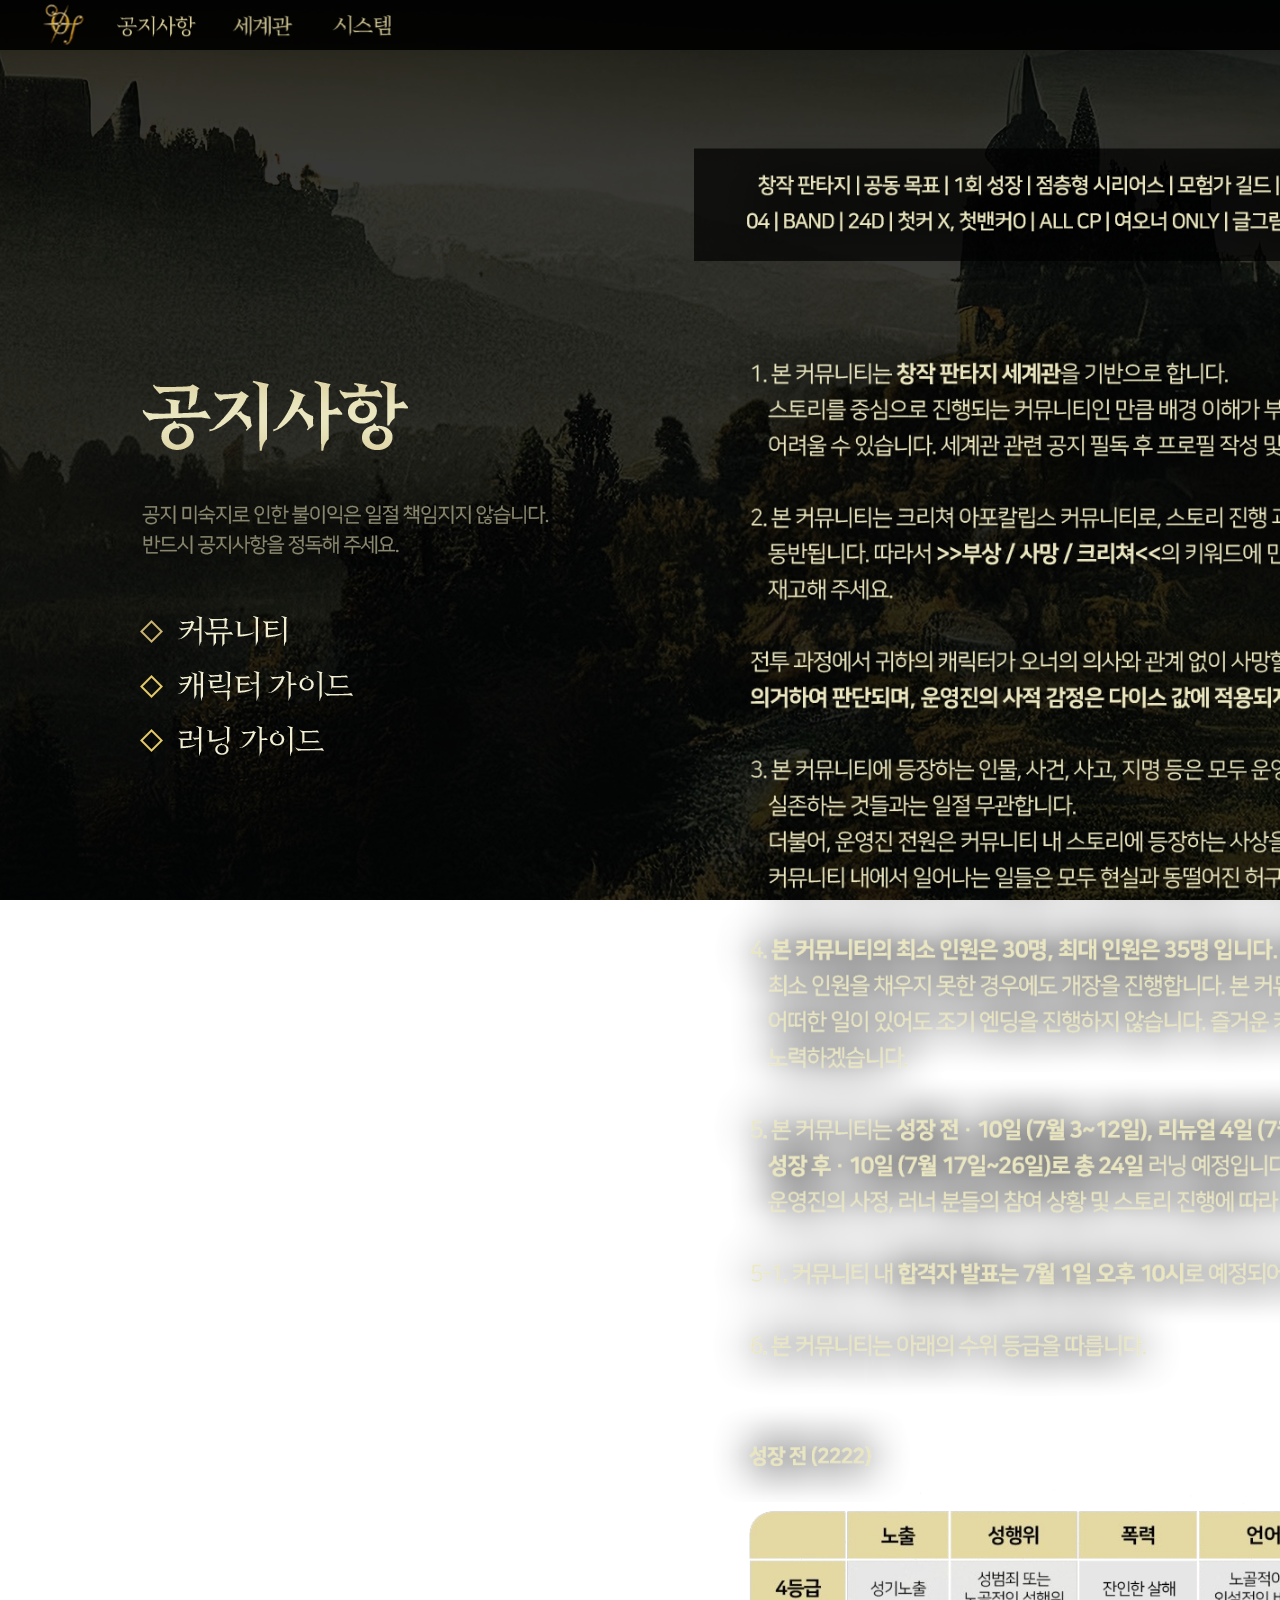
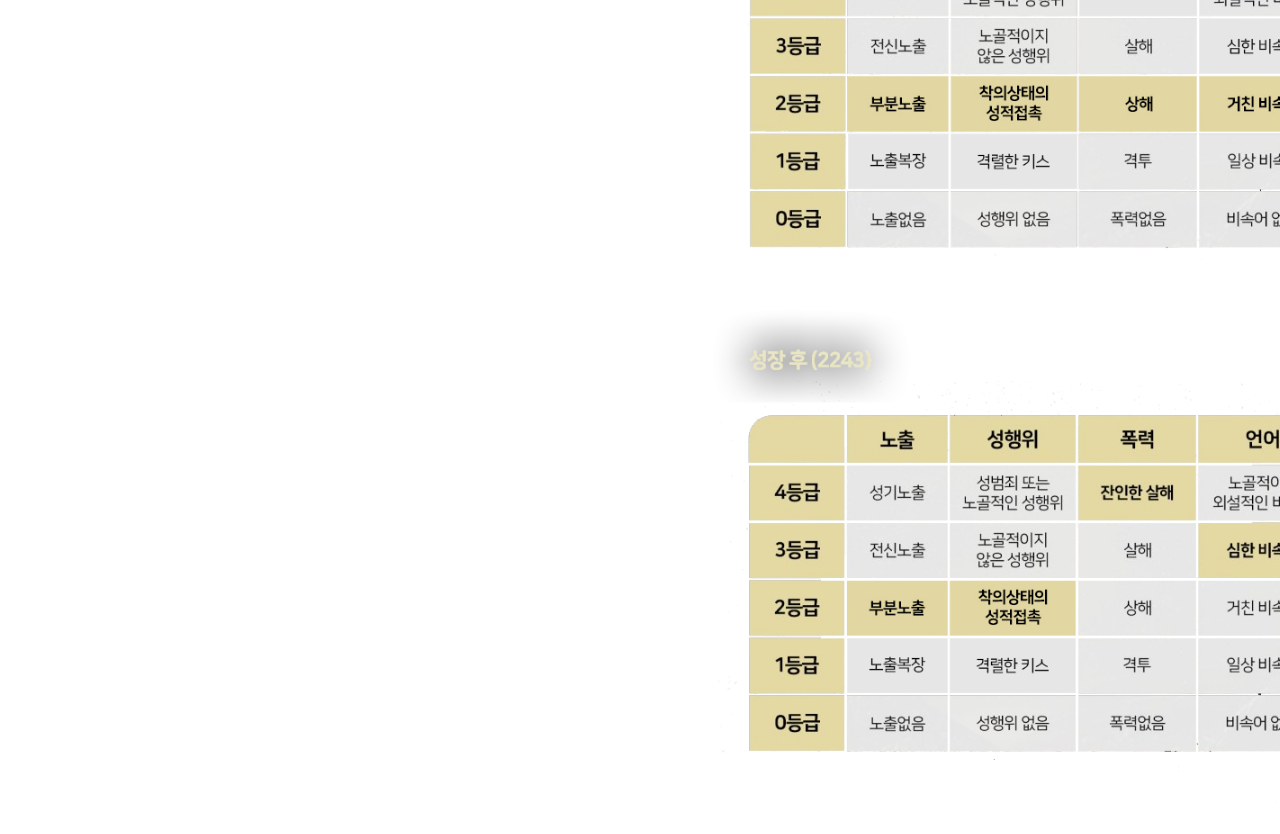
<file: notice.html>
<!DOCTYPE html>
<html lang="ko">

<head>
    <meta charset="UTF-8">
    <meta http-equiv="X-UA-Compatible" content="IE=edge">
    <meta name="viewport" content="width=device-width, initial-scale=1.0">
    <link rel="stylesheet" href="notice.css">

    <title>공지사항</title>
</head>

<body>


    <!--상단-->
    <div class="nav">
        <div class="menu_text">
            <div class="notice"><a href="notice.html"><img src="notice.png"></a></div>
            <div class="world"><a href="world.html"><img src="world_top.png"></a></div>
            <div class="position"><a href="system.html"><img src="system_top.png"></a></div>
            <!-- <div class="system"><a href="system.html"><img src="system_top.png"></a></div> -->
        </div>

    </div>

    <!--상단sns-->

    <div class="sns_top">
        <div class="eng_logo"><a href="index.html"><img src="eng_logo.png"></a></div>
        <div class="twitter_top">
            <a href="https://twitter.com/origin_2023"><img src="twitter_top.png"></a>
        </div>
        <div class="band_top">
            <a href="https://band.us/band/90907714"><img src="band_top.png"></a>
        </div>
    </div>

    <!--섹션-->

    <div class="section">

        <div class="notice_title"><img src="notice_title.png"></div>
        <!--공지사항 3종-->
        <div class="container">
            <div class="notice_text" id="notice_text_01"><img src="notice_text.png"></div>
            <div class="notice_text_02" id="notice_text_02"><img src="notice_text_02.png"></div>
            <div class="notice_text_03" id="notice_text_03"><img src="notice_text_03.png"></div>
        </div>

        <!--누르면 이미지 교체-->

        <div class="left_menu">
            <ul>
                <li class="first" onclick="first()"><img src="notice_btn_01.png"></li>
                <li class="character" onclick="character()"><img src="notice_btn_02.png"></li>
                <li class="running" onclick="running()"><img src="notice_btn_03.png"></li>
            </ul>
        </div>
    </div>


    <script>

        //전체 공지사항
        function first() {
            document.getElementById('notice_text_01').style.display = 'block';
            document.getElementById('notice_text_02').style.display = 'none';
            document.getElementById('notice_text_03').style.display = 'none';
        }
        // 캐릭터 가이드
        function character() {
            document.getElementById('notice_text_02').style.display = 'block';
            document.getElementById('notice_text_01').style.display = 'none';
            document.getElementById('notice_text_03').style.display = 'none';
        }
        // 러닝 가이드
        function running() {
            document.getElementById('notice_text_03').style.display = 'block';
            document.getElementById('notice_text_02').style.display = 'none';
            document.getElementById('notice_text_01').style.display = 'none';
        }


    </script>


</body>

</html>
</file>
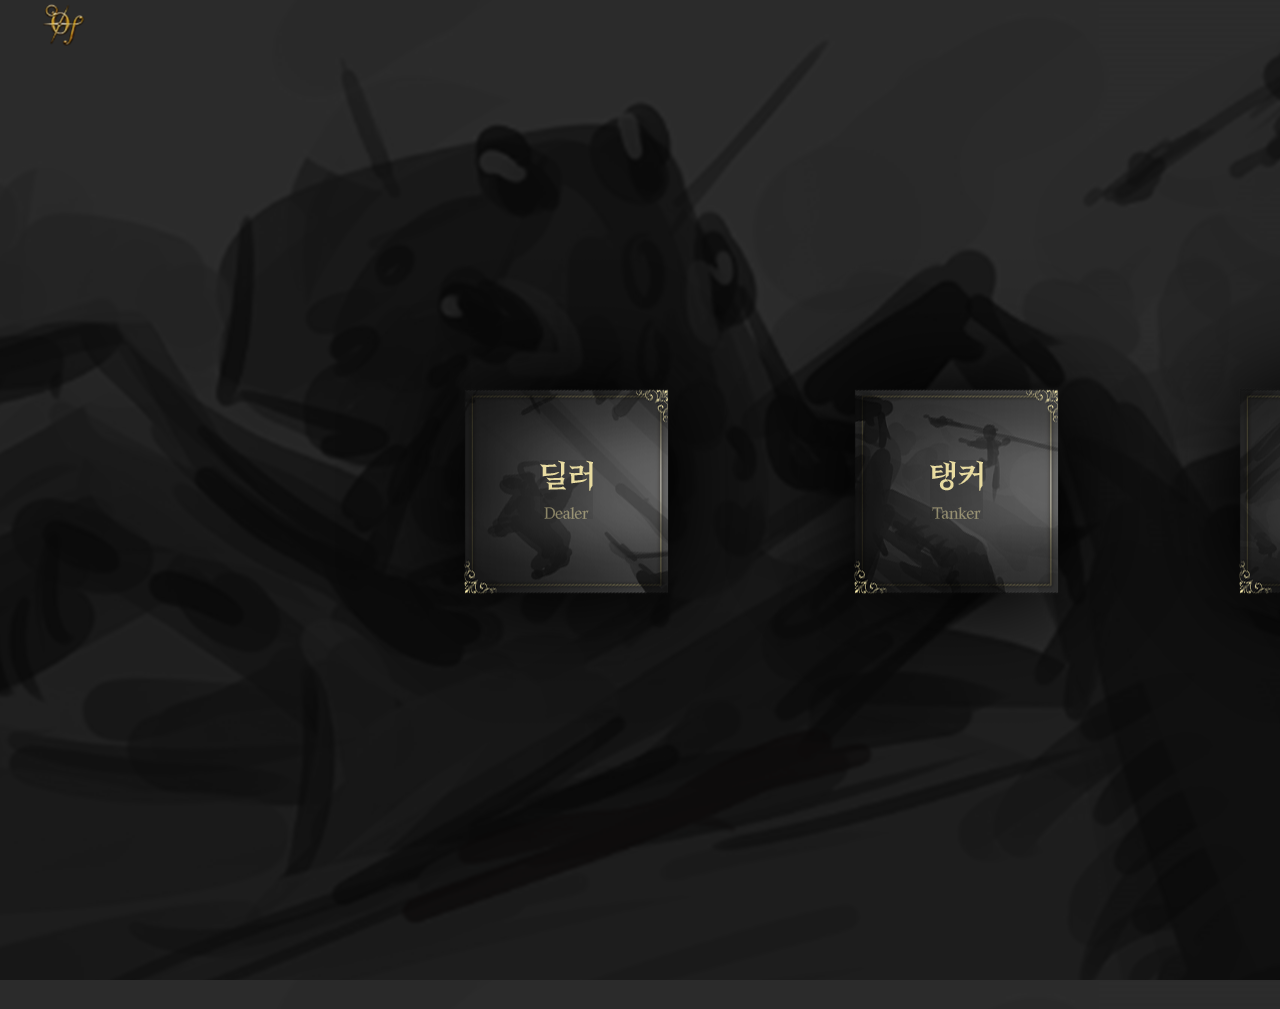
<file: position.html>
<!DOCTYPE html>
<html lang="ko">

<head>
  <meta charset="UTF-8">
  <meta http-equiv="X-UA-Compatible" content="IE=edge">
  <meta name="viewport" content="width=device-width, initial-scale=1.0">
  <link rel="stylesheet" href="position.css">

  <title>position</title>
</head>

<body>


  <!--스토리없애기-->
  <div class="nav">
    <!-- <div class="menu_btn"><img src="menu_btn.png"></div> -->
    <div class="menu_box" id="menu_box">

      <div class="menu_name">
        <ul>
          <li class="notice_btn"><a href="notice.html"><img src="notice.png"></a></li>
          <li class="world_btn"><a href="world.html"><img src="world_top.png"></a></li>
          <li class="position_btn"><a href="position.html"><img src="system_top.png"></a></li>
          <li class="story_btn"><a href="#"><img src="story_top.png"></a></li>
        </ul>
      </div>
    </div>
  </div>


  <!-- 고정 -->

  <div class="sns_top">
    <div class="eng_logo"><a href="index.html"><img src="eng_logo.png"></a></div>
    <div class="twitter_top">
      <a href="https://twitter.com/origin_2023"><img src="twitter_top.png"></a>
    </div>
    <div class="band_top">
      <a href="https://band.us/band/90907714"><img src="band_top.png"></a>
    </div>
  </div>



  <!-- 포지션메뉴 -->

  <div class="position_menu" id="position_menu">
    <!-- 딜러 -->

    <div class="dealer_click" id="notice_title" onmouseover="noticeturn(),clickopen()"
      onmouseout="noticeturnback(),clickclose()" onclick="dealeropen()"><img src="position_dealer_text.png"></div>
    <div class="world" id="world" onmouseover="noticeturn(),clickopen()" onmouseout="noticeturnback(),clickclose()" >
      <img src="world_.png">
    </div>
    <div class="notice_click" id="notice_click"><img src="click.png"></div>


    <!-- 탱커 -->

    <div class="position_click" id="position_title" onmouseover="worldturn(),worldclickopen()"
      onmouseout="worldturnback(),worldclickclose()" onclick="tankeropen()"><img src="position_tanker_text.png"></div>
    <div class="position" id="position" onmouseover="worldturn(),worldclickopen()"
      onmouseout="worldturnback(),worldclickclose()"><img src="position_.png"></div>
    <div class="world_click_" id="world_click_"><img src="click.png"></div>


    <!-- 힐러 -->

    <div class="story_click" id="system_title" onmouseover="systemturn(),systemclickopen()"
      onmouseout="systemturnback(),systemclickclose()" onclick="healeropen()"><img src="position_healer_text.png">
    </div>
    <div class="story" id="system" onmouseover="systemturn(),systemclickopen()"
      onmouseout="systemturnback(),systemclickclose()"><img src="system_.png"></div>
    <div class="system_click" id="system_click"><img src="click.png"></div>

  </div>

  <!-- 하단 메뉴 -->
  <div class="small_menu">
    <div class="menu_ico" id="menu_ico">
      <div class="dealer_ico" onclick="dealeropen()"><img src="position_dealer_btn.png"></div>
      <div class="tanker_ico" onclick="tankerreopen()"><img src="position_tanker_btn.png"></div>
      <div class="healer_ico" onclick="healerreopen()"><img src="position_healer_btn.png"></div>
    </div>
  </div>






  <div class="dealer_img_01" id="dealer_img_01"><img src="dealer_img_01.png"></div>
  <div class="dealer_img_02" id="dealer_img_02"><img src="dealer_img_02.png"></div>
  <div class="dealer_img_03" id="dealer_img_03"><img src="dealer_img_03.png"></div>

  <div class="dealer" id="dealer">
    <div class="dealer_note" id="dealer_note"><img src="position_dealer_note.png"></div>
    <div class="note_left_box"><img src="position_section.png"></div>
  </div>

  <!-- 딜러 -->

  <div class="tanker_img" id="tanker_img"><img src="tanker_img.png"></div>

  <div class="tanker" id="tanker">
    <div class="tanker_note" id="tanker_note"><img src="position_tanker_note.png"></div>
    <div class="note_left_box"><img src="position_section.png"></div>
  </div>

  <!-- 힐러 -->
  <div class="healer_img" id="healer_img"><img src="healer_img.png"></div>

  <div class="healer" id="healer">
    <div class="healer_note" id="healer_note"><img src="position_healer_note.png"></div>
    <div class="note_left_box"><img src="position_section.png"></div>
  </div>





  <!--js파일로 따로 빼두기-->


  <script>


    //딜러 첫출력

    function dealeropen() {
      document.getElementById('position_menu').style.opacity = ('0%');
      document.getElementById('menu_ico').style.opacity = ('100%');
      document.getElementById('dealer').style.transform = (`translateX(690px)`);
      document.getElementById('dealer_img_01').style.opacity = ('100%');
      document.getElementById('dealer_img_02').style.opacity = ('100%');
      document.getElementById('dealer_img_03').style.opacity = ('100%');
      document.getElementById('healer').style.opacity = ('0%');
      document.getElementById('tanker').style.opacity = ('0%');

      console.log('sdasd')
    }


    //힐러 첫출력

    function healeropen() {
      document.getElementById('position_menu').style.opacity = ('0%');
      document.getElementById('menu_ico').style.opacity = ('100%');
      document.getElementById('healer').style.transform = (`translateX(690px)`);
      document.getElementById('healer_img').style.opacity = ('100%');
      document.getElementById('tanker').style.opacity = ('0%');
      document.getElementById('dealer').style.opacity = ('0%');
    }


    //탱커 첫출력

    function tankeropen() {
      document.getElementById('position_menu').style.opacity = ('0%');
      document.getElementById('menu_ico').style.opacity = ('100%');
      document.getElementById('tanker').style.transform = (`translateX(690px)`);
      document.getElementById('tanker_img').style.opacity = ('100%');
      document.getElementById('healer').style.opacity = ('0%');
    }

    //딜러 재출력

    function dealeropen() {
      document.getElementById('position_menu').style.opacity = ('0%');
      document.getElementById('menu_ico').style.opacity = ('100%');
      document.getElementById('dealer').style.transform = (`translateX(690px)`);
      document.getElementById('dealer_img_01').style.opacity = ('100%');
      document.getElementById('dealer_img_02').style.opacity = ('100%');
      document.getElementById('dealer_img_03').style.opacity = ('100%');
      document.getElementById('healer').style.opacity = ('0%');
      document.getElementById('tanker').style.opacity = ('0%');

      document.getElementById('position_menu').style.opacity = ('0%');
      document.getElementById('menu_ico').style.opacity = ('100%');
      document.getElementById('healer').style.transform = (`translateX(-690px)`);
      document.getElementById('healer_img').style.opacity = ('0%');
      document.getElementById('tanker').style.transform = (`translateX(-690px)`);
      document.getElementById('tanker_img').style.opacity = ('0%');
    }


    //탱커 재출력

    function tankerreopen() {
      document.getElementById('position_menu').style.opacity = ('0%');
      document.getElementById('menu_ico').style.opacity = ('100%');
      document.getElementById('tanker').style.transform = (`translateX(690px)`);
      document.getElementById('tanker_img').style.opacity = ('100%');
      document.getElementById('tanker').style.opacity = ('100%');

      document.getElementById('position_menu').style.opacity = ('0%');
      document.getElementById('menu_ico').style.opacity = ('100%');
      document.getElementById('healer').style.transform = (`translateX(-690px)`);
      document.getElementById('healer_img').style.opacity = ('0%');
      document.getElementById('dealer').style.transform = (`translateX(-690px)`);
      document.getElementById('dealer_img_01').style.opacity = ('0%');
      document.getElementById('dealer_img_02').style.opacity = ('0%');
      document.getElementById('dealer_img_03').style.opacity = ('0%');
    }

    //힐러 재출력

    function healerreopen() {
      document.getElementById('position_menu').style.opacity = ('0%');
      document.getElementById('menu_ico').style.opacity = ('100%');
      document.getElementById('healer').style.transform = `translateX(690px)`
      document.getElementById('healer_img').style.opacity = ('100%');
      document.getElementById('healer').style.opacity = ('100%');

      document.getElementById('position_menu').style.opacity = ('0%');
      document.getElementById('tanker').style.transform = `translateX(-690px)`
      document.getElementById('tanker_img').style.opacity = ('0%');
      document.getElementById('dealer').style.transform = (`translateX(-690px)`);
      document.getElementById('dealer_img_01').style.opacity = ('0%');
      document.getElementById('dealer_img_02').style.opacity = ('0%');
      document.getElementById('dealer_img_03').style.opacity = ('0%');
    }






    //공지사항
    function noticeturn() {
      document.getElementById('world').style.rotate = ('-45deg');
    }

    function noticeturnback() {
      document.getElementById('world').style.rotate = ('0deg');
    }

    function clickopen() {
      document.getElementById('notice_click').style.opacity = '100%'
    }

    function clickclose() {
      document.getElementById('notice_click').style.opacity = '0%'
    }


    //세계관
    function worldturn() {
      document.getElementById('position').style.rotate = ('-45deg');
    }

    function worldturnback() {
      document.getElementById('position').style.rotate = ('0deg');
    }

    function worldclickopen() {
      document.getElementById('world_click_').style.opacity = '100%'
    }

    function worldclickclose() {
      document.getElementById('world_click_').style.opacity = '0%'
    }


    //시스템
    function systemturn() {
      document.getElementById('system').style.rotate = ('-45deg');
    }

    function systemturnback() {
      document.getElementById('system').style.rotate = ('0deg');
    }

    function systemclickopen() {
      document.getElementById('system_click').style.opacity = '100%'
    }

    function systemclickclose() {
      document.getElementById('system_click').style.opacity = '0%'
    }

    // 스크롤 애니메이션
    window.onload = function () {
      const elm = document.querySelectorAll('.section');
      const elmCount = elm.length;
      elm.forEach(function (item, index) {
        item.addEventListener('mousewheel', function (event) {
          event.preventDefault();
          let delta = 0;

          if (!event) event = window.event;
          if (event.wheelDelta) {
            delta = event.wheelDelta / 100;
            if (window.opera) delta = -delta;
          }
          else if (event.detail)
            delta = -event.detail / 3;

          let moveTop = window.scrollY;
          let elmSelector = elm[index];

          // wheel down : move to next section
          if (delta < 0) {
            if (elmSelector !== elmCount - 1) {
              try {
                moveTop = window.pageYOffset + elmSelector.nextElementSibling.getBoundingClientRect().top;
              } catch (e) { }
            }
          }
          // wheel up : move to previous section
          else {
            if (elmSelector !== 0) {
              try {
                moveTop = window.pageYOffset + elmSelector.previousElementSibling.getBoundingClientRect().top;
              } catch (e) { }
            }
          }

          const body = document.querySelector('html');
          window.scrollTo({ top: moveTop, left: 0, behavior: 'smooth' });
        });
      });
    }


  </script>


</body>

</html>
</file>
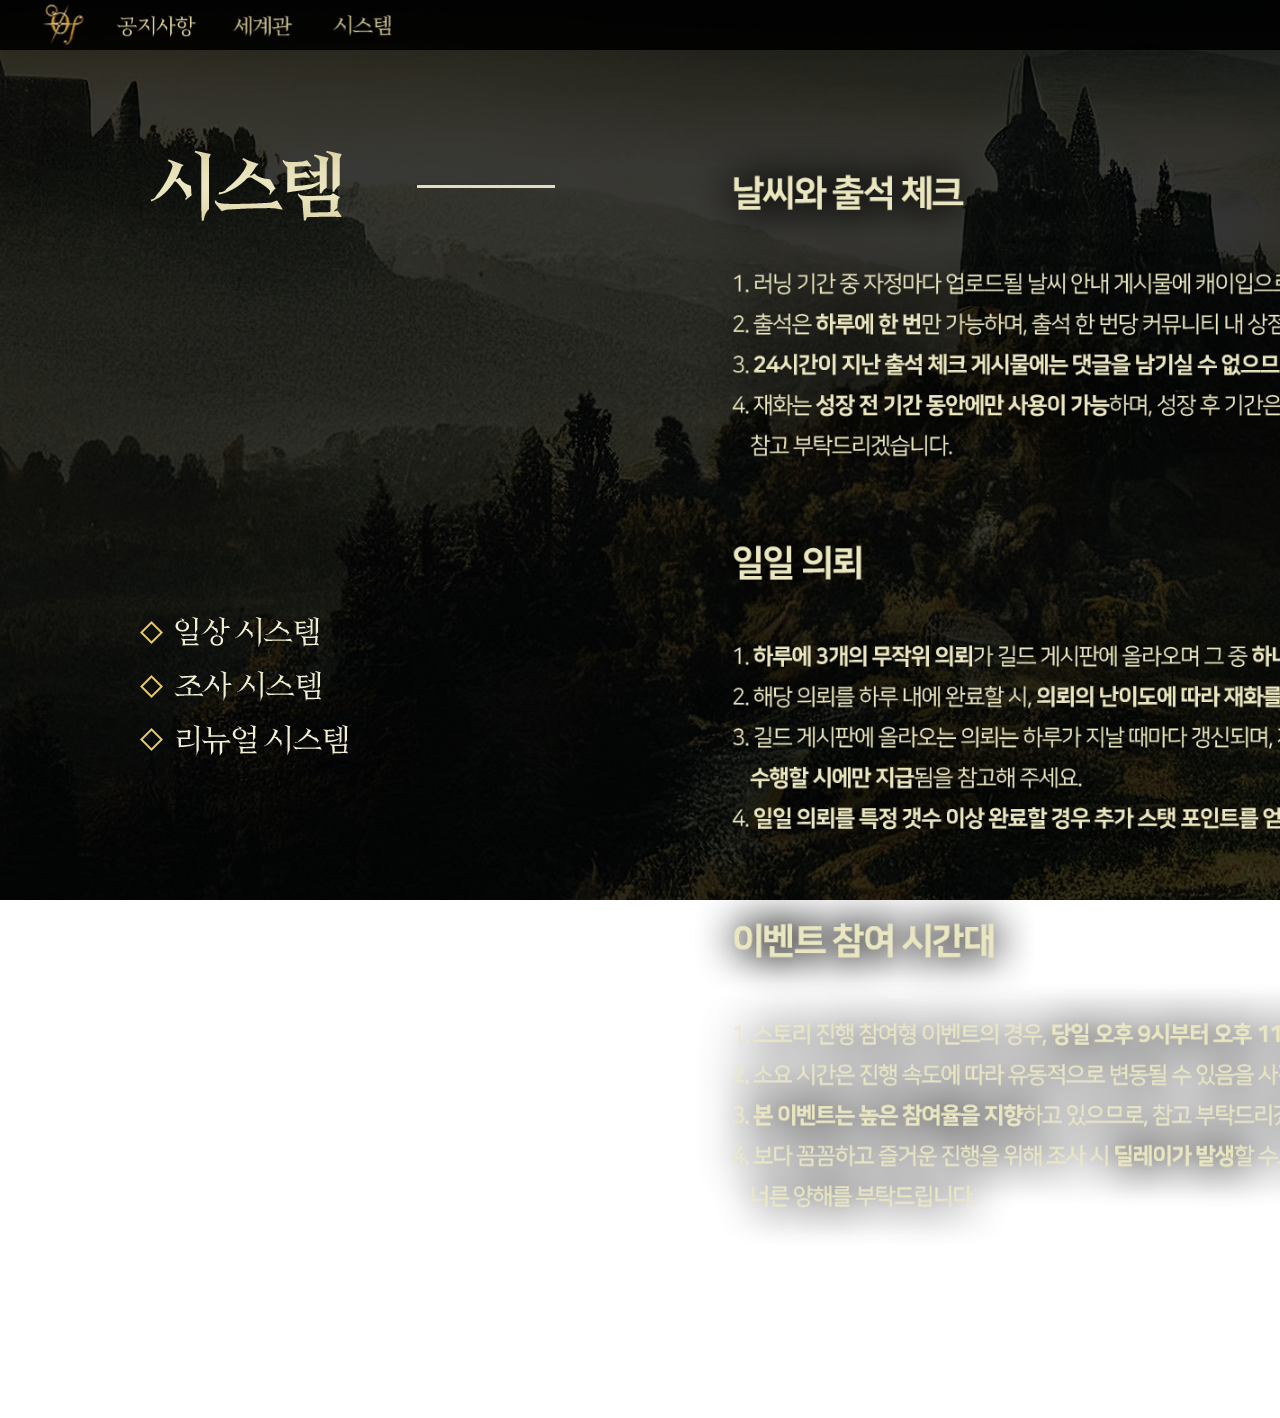
<file: system.html>
<!DOCTYPE html>
<html lang="ko">

<head>
    <meta charset="UTF-8">
    <meta http-equiv="X-UA-Compatible" content="IE=edge">
    <meta name="viewport" content="width=device-width, initial-scale=1.0">
    <link rel="stylesheet" href="system.css">

    <title>시스템</title>
</head>

<body>


    <!--상단-->
    <div class="nav">
        <div class="menu_text">
            <div class="notice"><a href="notice.html"><img src="notice.png"></a></div>
            <div class="world"><a href="world.html"><img src="world_top.png"></a></div>
            <div class="position"><a href="system.html"><img src="system_top.png"></a></div>
            <!-- <div class="system"><a href="system.html"><img src="system_top.png"></a></div> -->
        </div>

    </div>

    <!--상단sns-->

    <div class="sns_top">
        <div class="eng_logo"><a href="index.html"><img src="eng_logo.png"></a></div>
        <div class="twitter_top">
            <a href="https://twitter.com/origin_2023"><img src="twitter_top.png"></a>
        </div>
        <div class="band_top">
            <a href="https://band.us/band/90907714"><img src="band_top.png"></a>
        </div>
    </div>

    <!--섹션-->

    <div class="section">

        <div class="notice_title"><img src="system_title.png"></div>
        <!--공지사항 3종-->
        <div class="container">
            <div class="notice_text" id="notice_text_01"><img src="system_text.png"></div>
            <div class="notice_text_02" id="notice_text_02"><img src="system_text_02.png"></div>
            <div class="notice_text_03" id="notice_text_03">
                <img src="system_text_03.png"></div>
        </div>

        <!--누르면 이미지 교체-->

        <div class="left_menu">
            <ul>
                <li class="first" onclick="first()"><img src="system_btn_01.png"></li>
                <li class="character" onclick="character()"><img src="system_btn_02.png"></li>
                <li class="running" onclick="running()"><img src="system_btn_03.png"></li>
            </ul>
        </div>
    </div>


    <script>

        //전체 공지사항
        function first() {
            document.getElementById('notice_text_01').style.display = 'block';
            document.getElementById('notice_text_02').style.display = 'none';
            document.getElementById('notice_text_03').style.display = 'none';
        }
        // 캐릭터 가이드
        function character() {
            document.getElementById('notice_text_02').style.display = 'block';
            document.getElementById('notice_text_01').style.display = 'none';
            document.getElementById('notice_text_03').style.display = 'none';
        }
        // 러닝 가이드
        function running() {
            document.getElementById('notice_text_03').style.display = 'block';
            document.getElementById('notice_text_02').style.display = 'none';
            document.getElementById('notice_text_01').style.display = 'none';
        }


    </script>


</body>

</html>
</file>
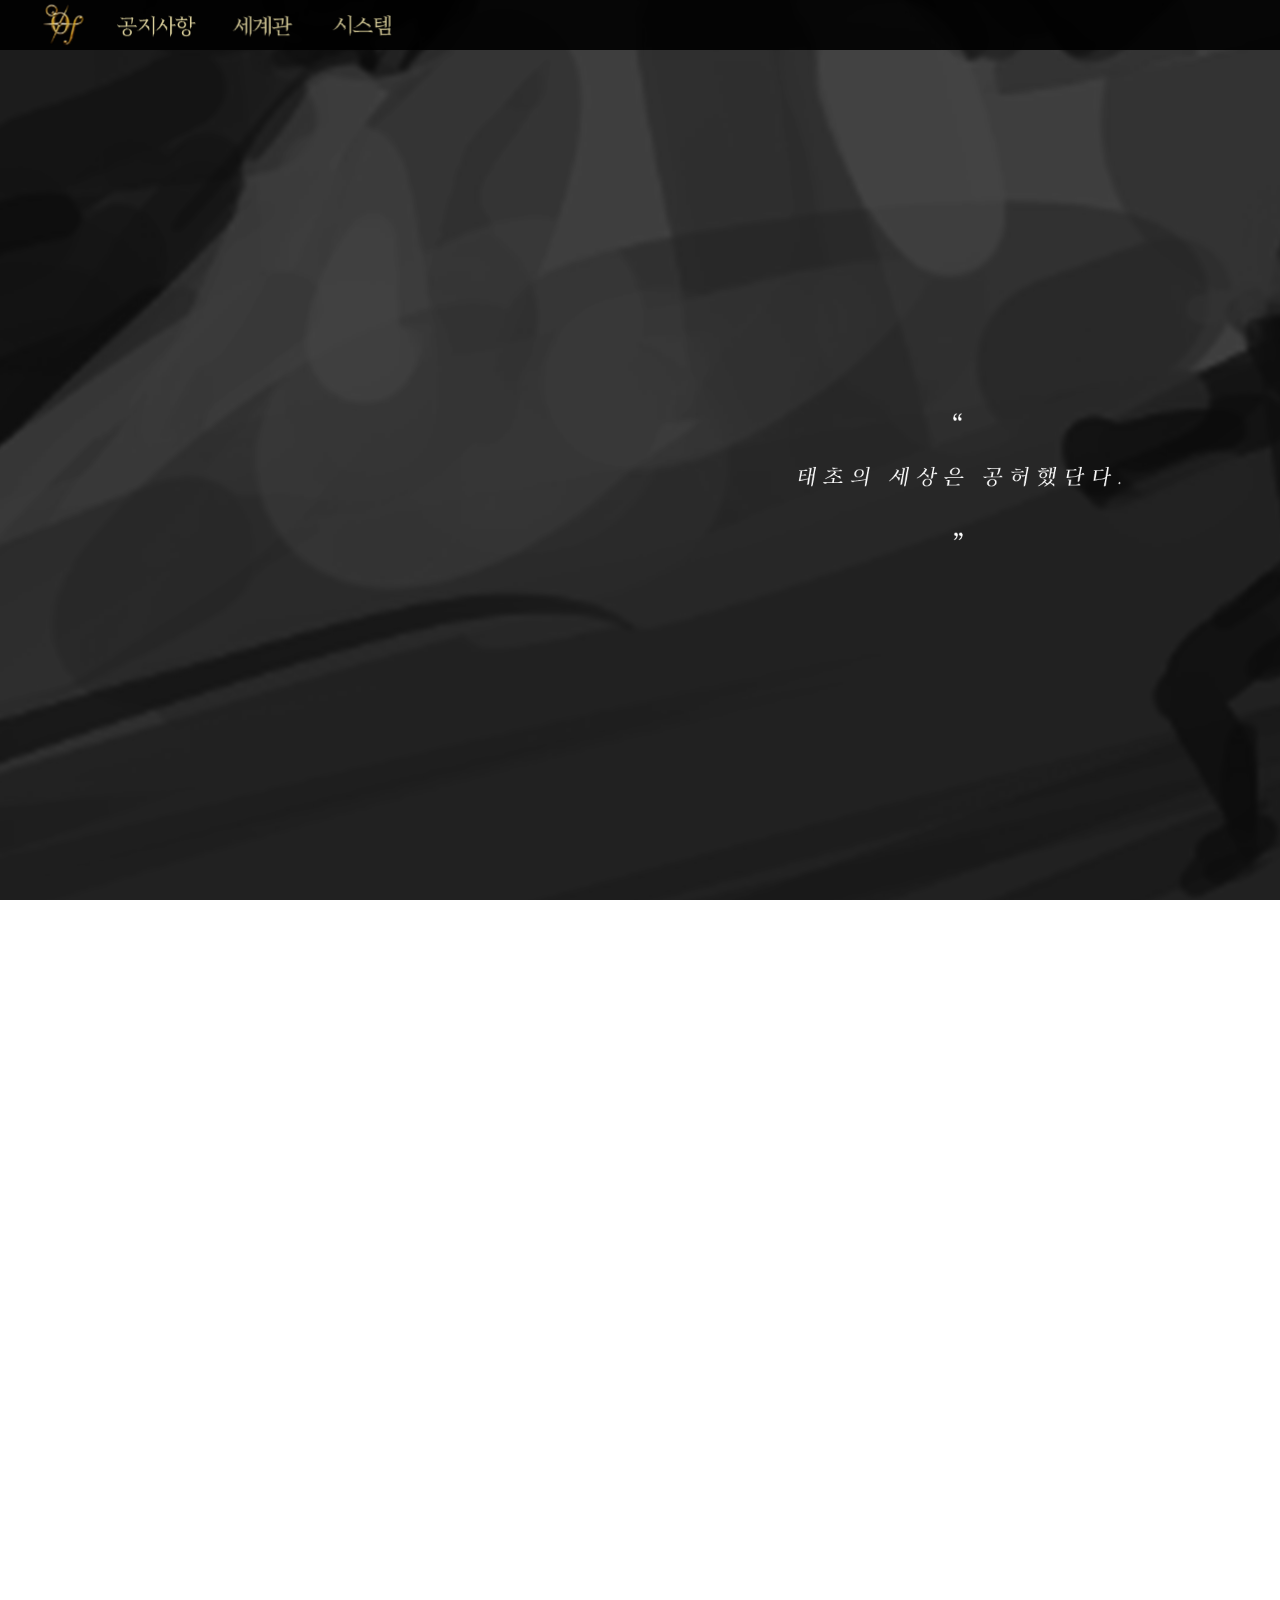
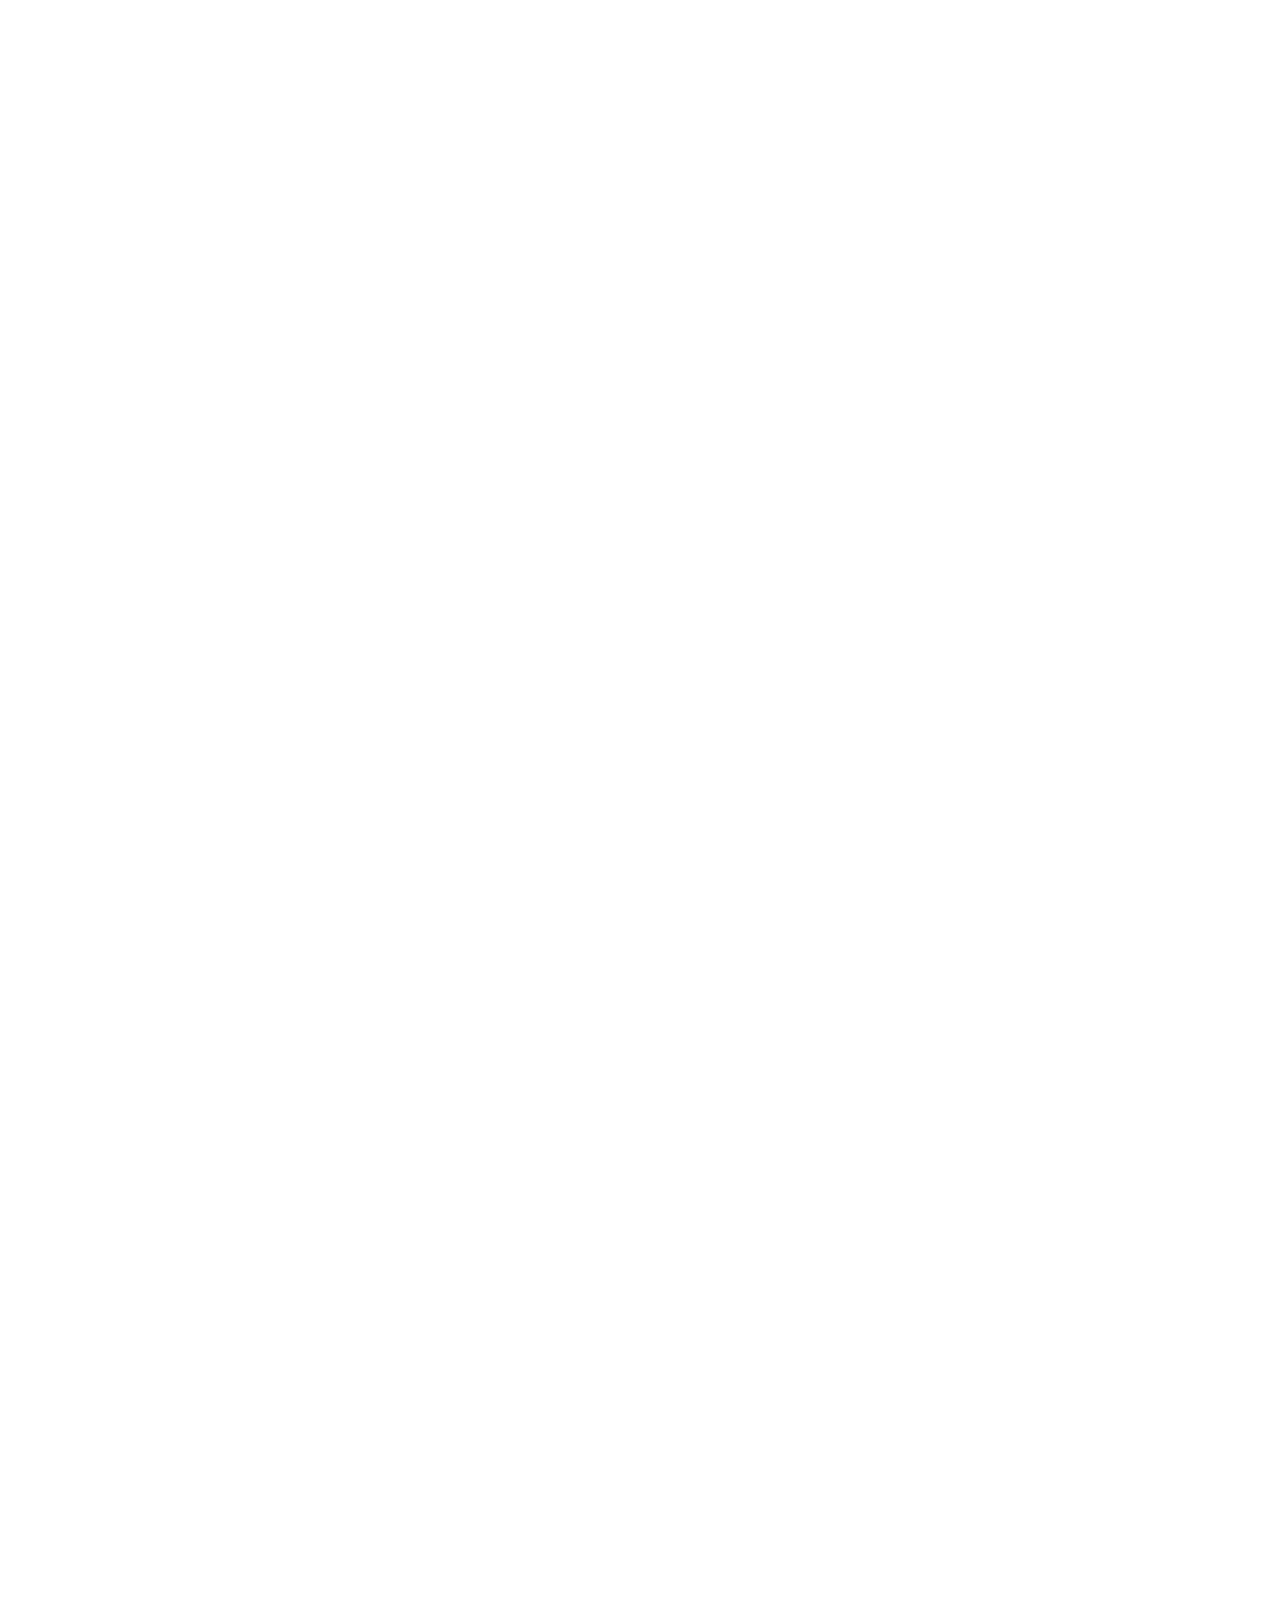
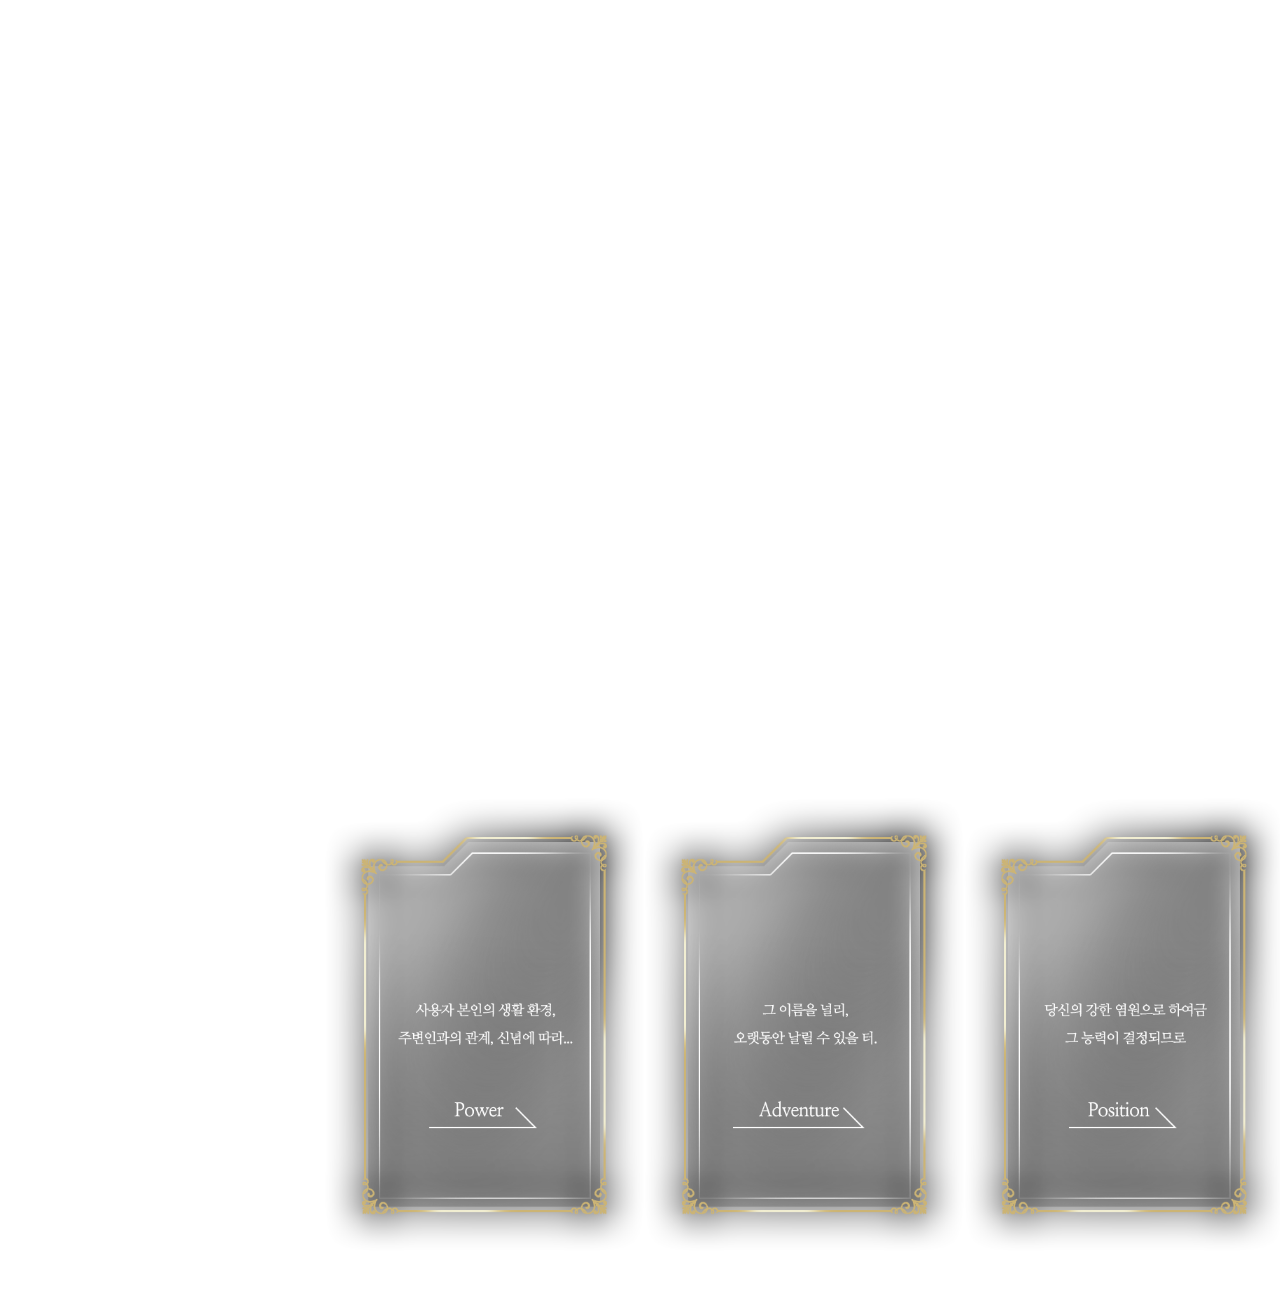
<file: world.html>
<!DOCTYPE html>
<html lang="ko">

<head>
    <meta charset="UTF-8">
    <meta http-equiv="X-UA-Compatible" content="IE=edge">
    <meta name="viewport" content="width=device-width, initial-scale=1.0">
    <link rel="stylesheet" href="world.css">

    <title>세계관</title>
</head>

<body>


    <!--상단-->
    <div class="nav">
        <div class="menu_text">
            <div class="notice"><a href="notice.html"><img src="notice.png"></a></div>
            <div class="world"><a href="world.html"><img src="world_top.png"></a></div>
            <div class="position"><a href="system.html"><img src="system_top.png"></a></div>
            <!-- <div class="system"><a href="system.html"><img src="system_top.png"></a></div> -->
        </div>

    </div>

    <!--상단sns-->

    <div class="sns_top">
        <div class="eng_logo"><a href="index.html"><img src="eng_logo.png"></a></div>
        <div class="twitter_top">
            <a href="https://twitter.com/origin_2023"><img src="twitter_top.png"></a>
        </div>
        <div class="band_top">
            <a href="https://band.us/band/90907714"><img src="band_top.png"></a>
        </div>
    </div>

    <!--섹션-->
    <!-- <div class="srcoll_ico"><img src="scroll.png"></div> -->
    <div class="container" id="container">
        <div class="section">
            <div class="start_01"><img src="world_01.png"></div>
        </div>

        <div class="section">
            <div class="start_02"><img src="world_02.png"></div>
        </div>
        <div class="section">
            <div class="start_03"><img src="world_03.png"></div>
        </div>
        <div class="section">
            <div class="start_04"><img src="world_04.png"></div>
        </div>
        <!-- 선택카드 -->
        <div class="section">
            <div class="start_05">
                <div class="power"><a href="world_sub01.html"><img src="world_power.png"></a></div>
                <div class="ad"><a href="world_sub03.html"><img src="world_ad.png"></a></div>
                <div class="map"><a href="position.html"><img src="world_map.png"></a></div>
                <div class="story"><a href="world_story.html"><img src="world_story.png"></a></div>
            </div>
        </div>
    </div>

    



    <script>

        //전체 공지사항
        function first() {
            document.getElementById('container').style.display = 'none';
            document.getElementById('power_page').style.display = 'block';
        }

        // 챕1
        function uiopen01() {
            document.getElementById('chapter01_ui').style.display = 'block';

        }

        function uiclose01() {
            document.getElementById('chapter01_ui').style.display = 'none';

        }
        // 챕2
        function uiopen02() {
            document.getElementById('chapter02_ui').style.display = 'block';

        }

        function uiclose02() {
            document.getElementById('chapter02_ui').style.display = 'none';

        }
        // 챕3
        function uiopen03() {
            document.getElementById('chapter03_ui').style.display = 'block';

        }

        function uiclose03() {
            document.getElementById('chapter03_ui').style.display = 'none';

        }
        // 챕4
        function uiopen04() {
            document.getElementById('chapter04_ui').style.display = 'block';

        }

        function uiclose04() {
            document.getElementById('chapter04_ui').style.display = 'none';

        }

        // 챕5
        function uiopen05() {
            document.getElementById('chapter05_ui').style.display = 'block';

        }

        function uiclose05() {
            document.getElementById('chapter05_ui').style.display = 'none';

        }
        // 챕6
        function uiopen06() {
            document.getElementById('chapter06_ui').style.display = 'block';

        }

        function uiclose06() {
            document.getElementById('chapter06_ui').style.display = 'none';

        }













        // 스크롤 애니메이션
        window.onload = function () {
            const elm = document.querySelectorAll('.section');
            const elmCount = elm.length;
            elm.forEach(function (item, index) {
                item.addEventListener('mousewheel', function (event) {
                    event.preventDefault();
                    let delta = 0;

                    if (!event) event = window.event;
                    if (event.wheelDelta) {
                        delta = event.wheelDelta / 100;
                        if (window.opera) delta = -delta;
                    }
                    else if (event.detail)
                        delta = -event.detail / 3;

                    let moveTop = window.scrollY;
                    let elmSelector = elm[index];

                    // wheel down : move to next section
                    if (delta < 0) {
                        if (elmSelector !== elmCount - 1) {
                            try {
                                moveTop = window.pageYOffset + elmSelector.nextElementSibling.getBoundingClientRect().top;
                            } catch (e) { }
                        }
                    }
                    // wheel up : move to previous section
                    else {
                        if (elmSelector !== 0) {
                            try {
                                moveTop = window.pageYOffset + elmSelector.previousElementSibling.getBoundingClientRect().top;
                            } catch (e) { }
                        }
                    }

                    const body = document.querySelector('html');
                    window.scrollTo({ top: moveTop, left: 0, behavior: 'smooth' });
                });
            });
        }


    </script>







</body>

</html>
</file>
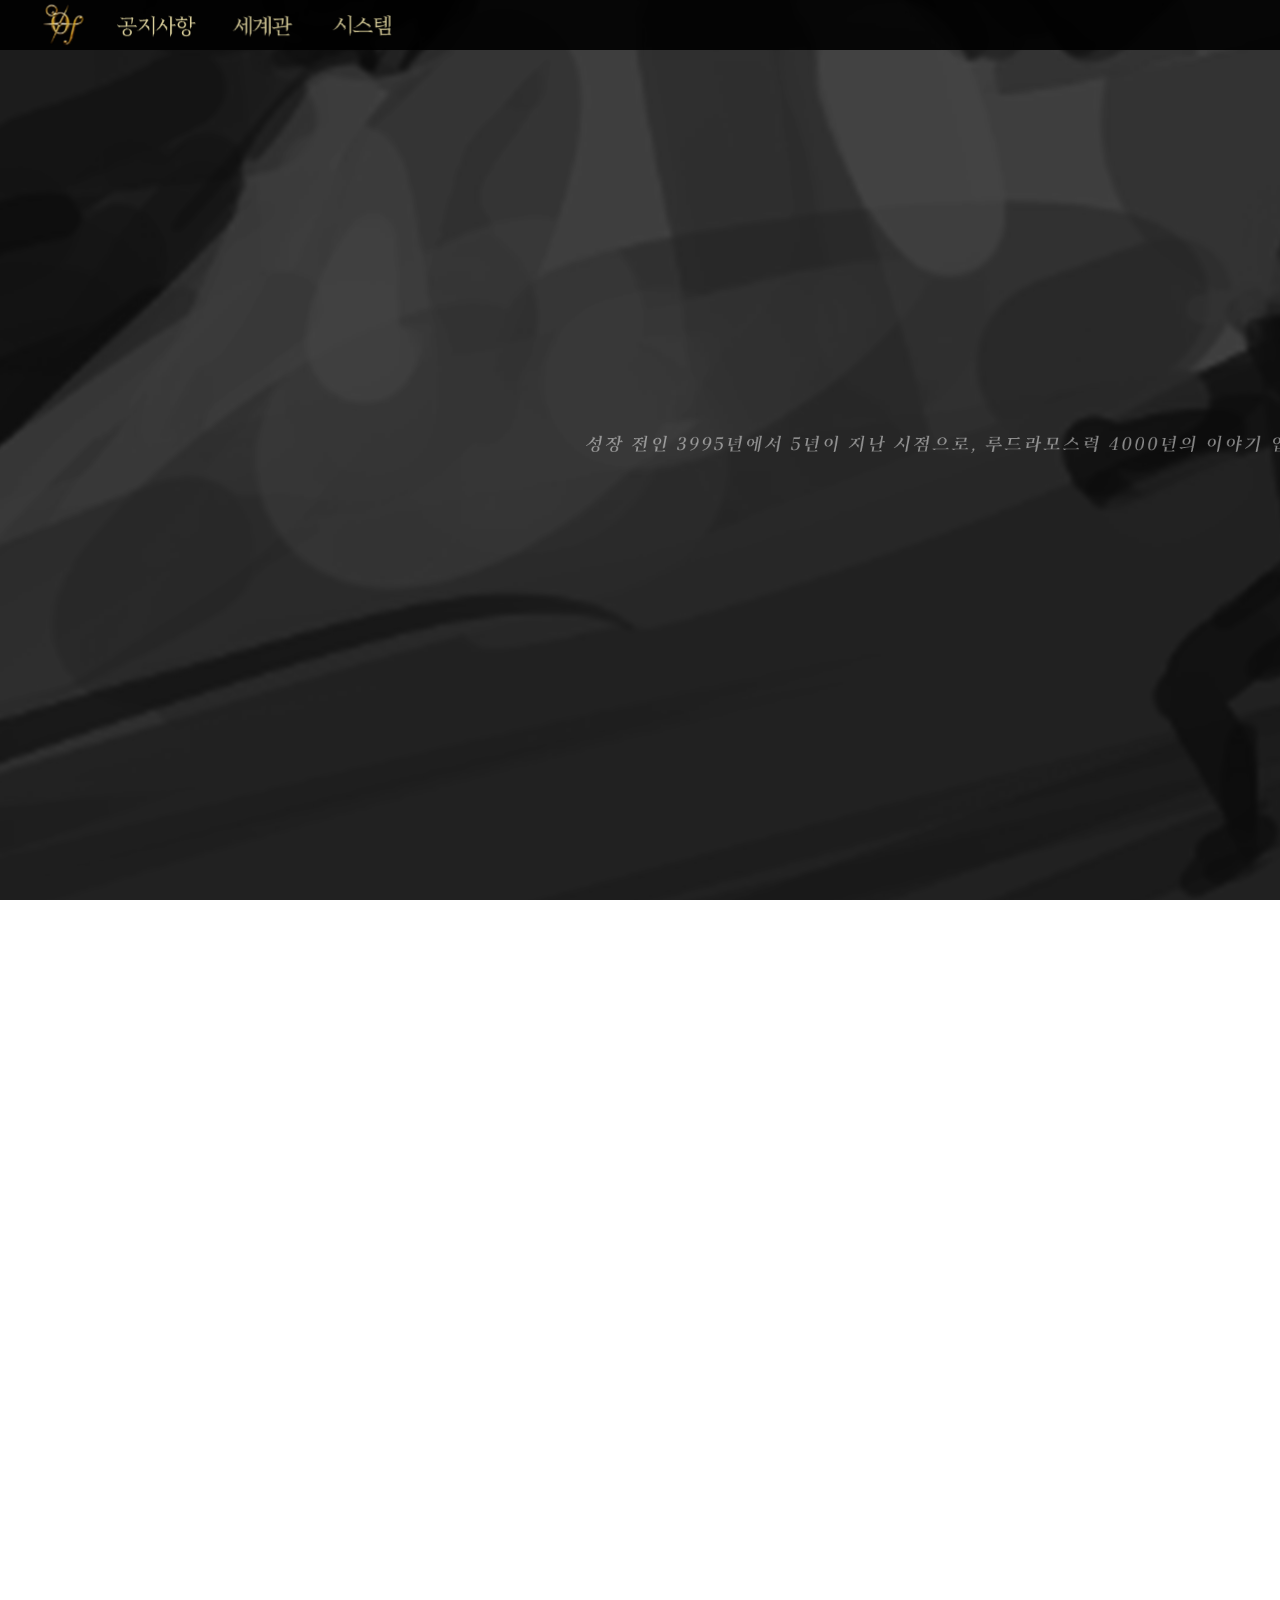
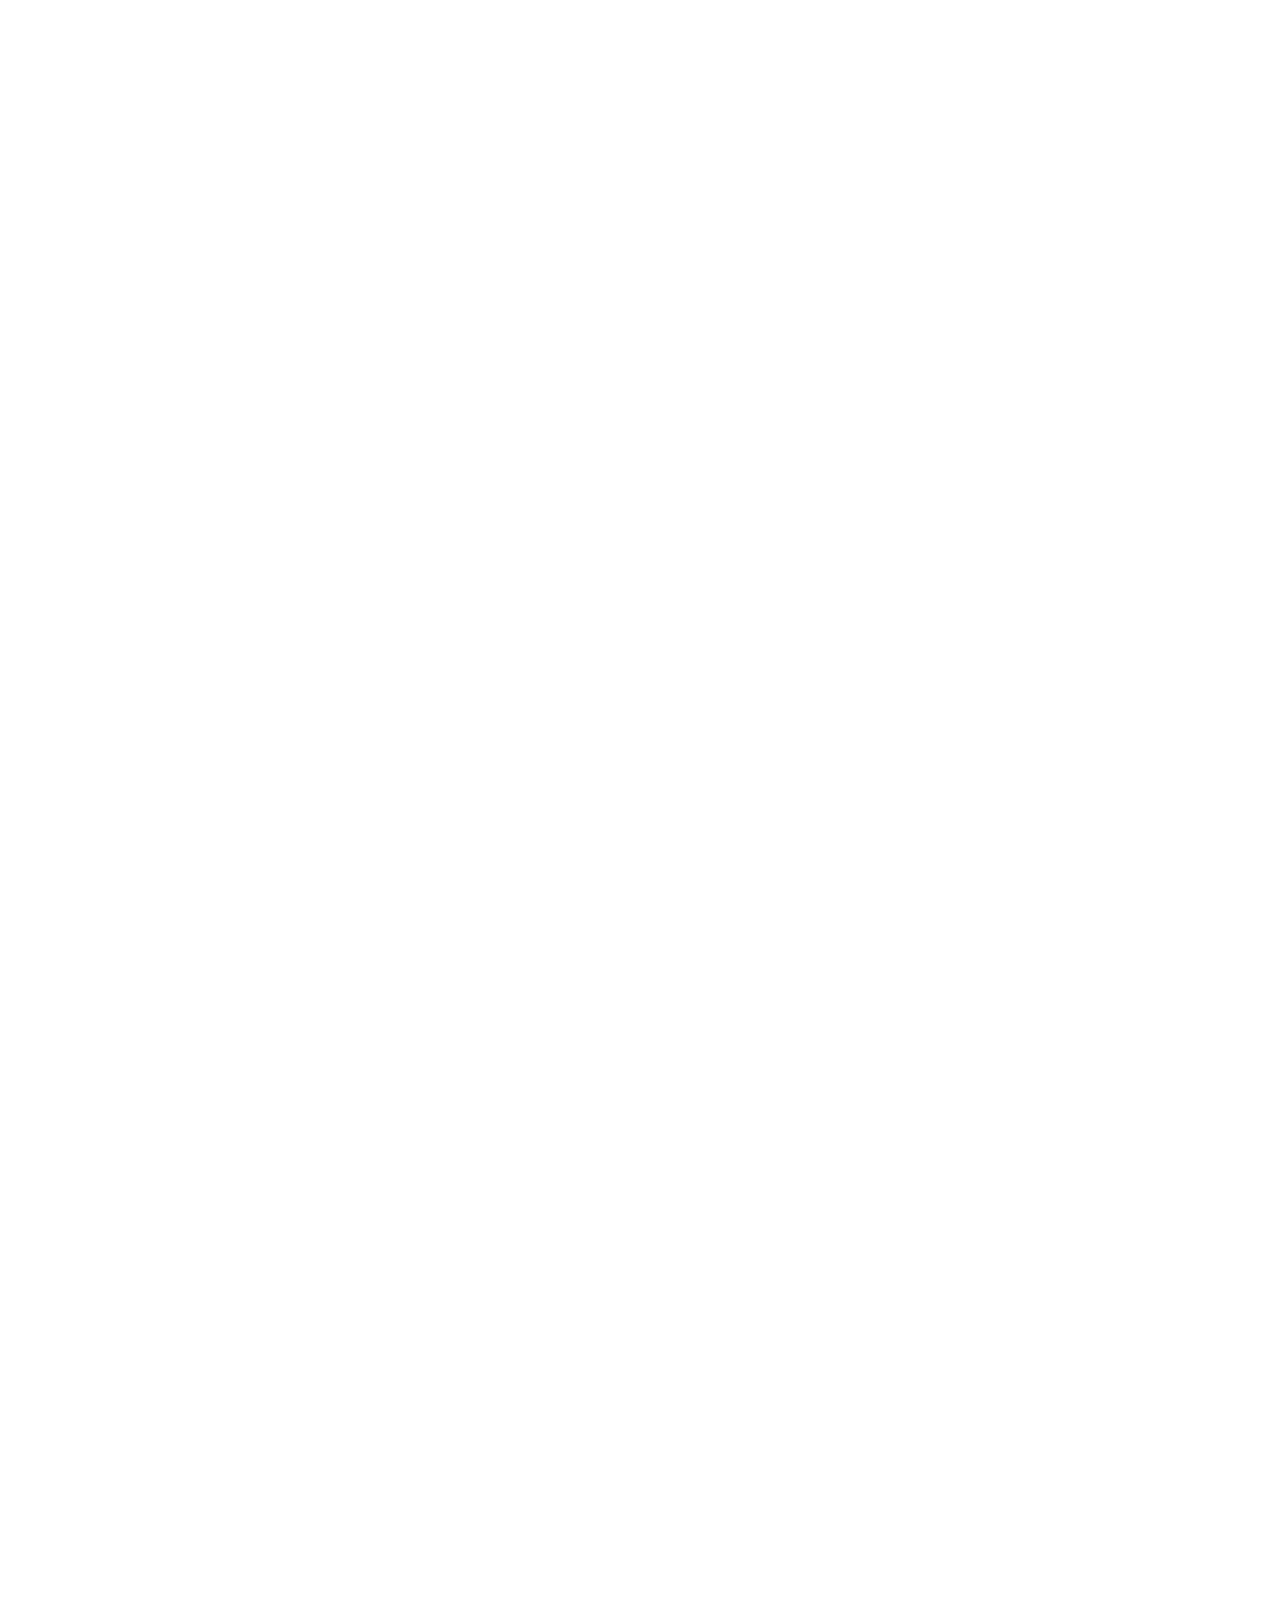
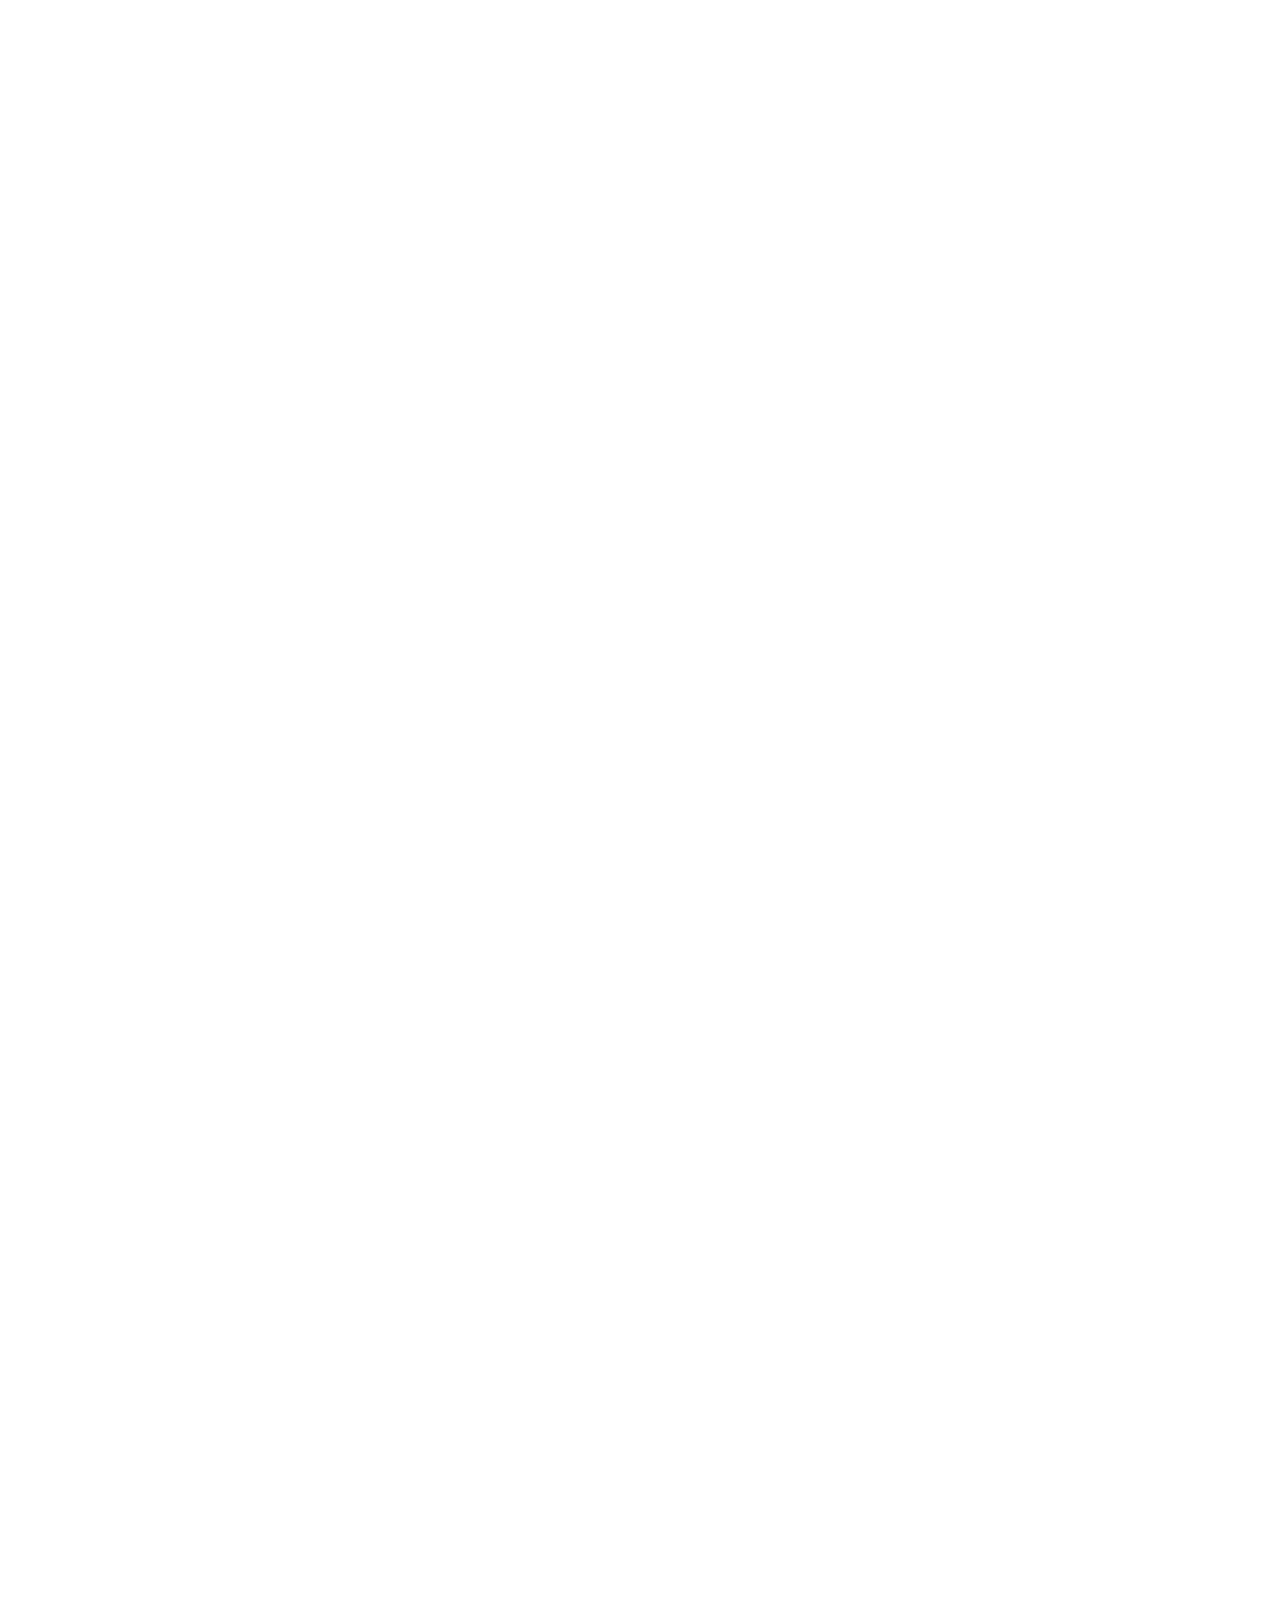
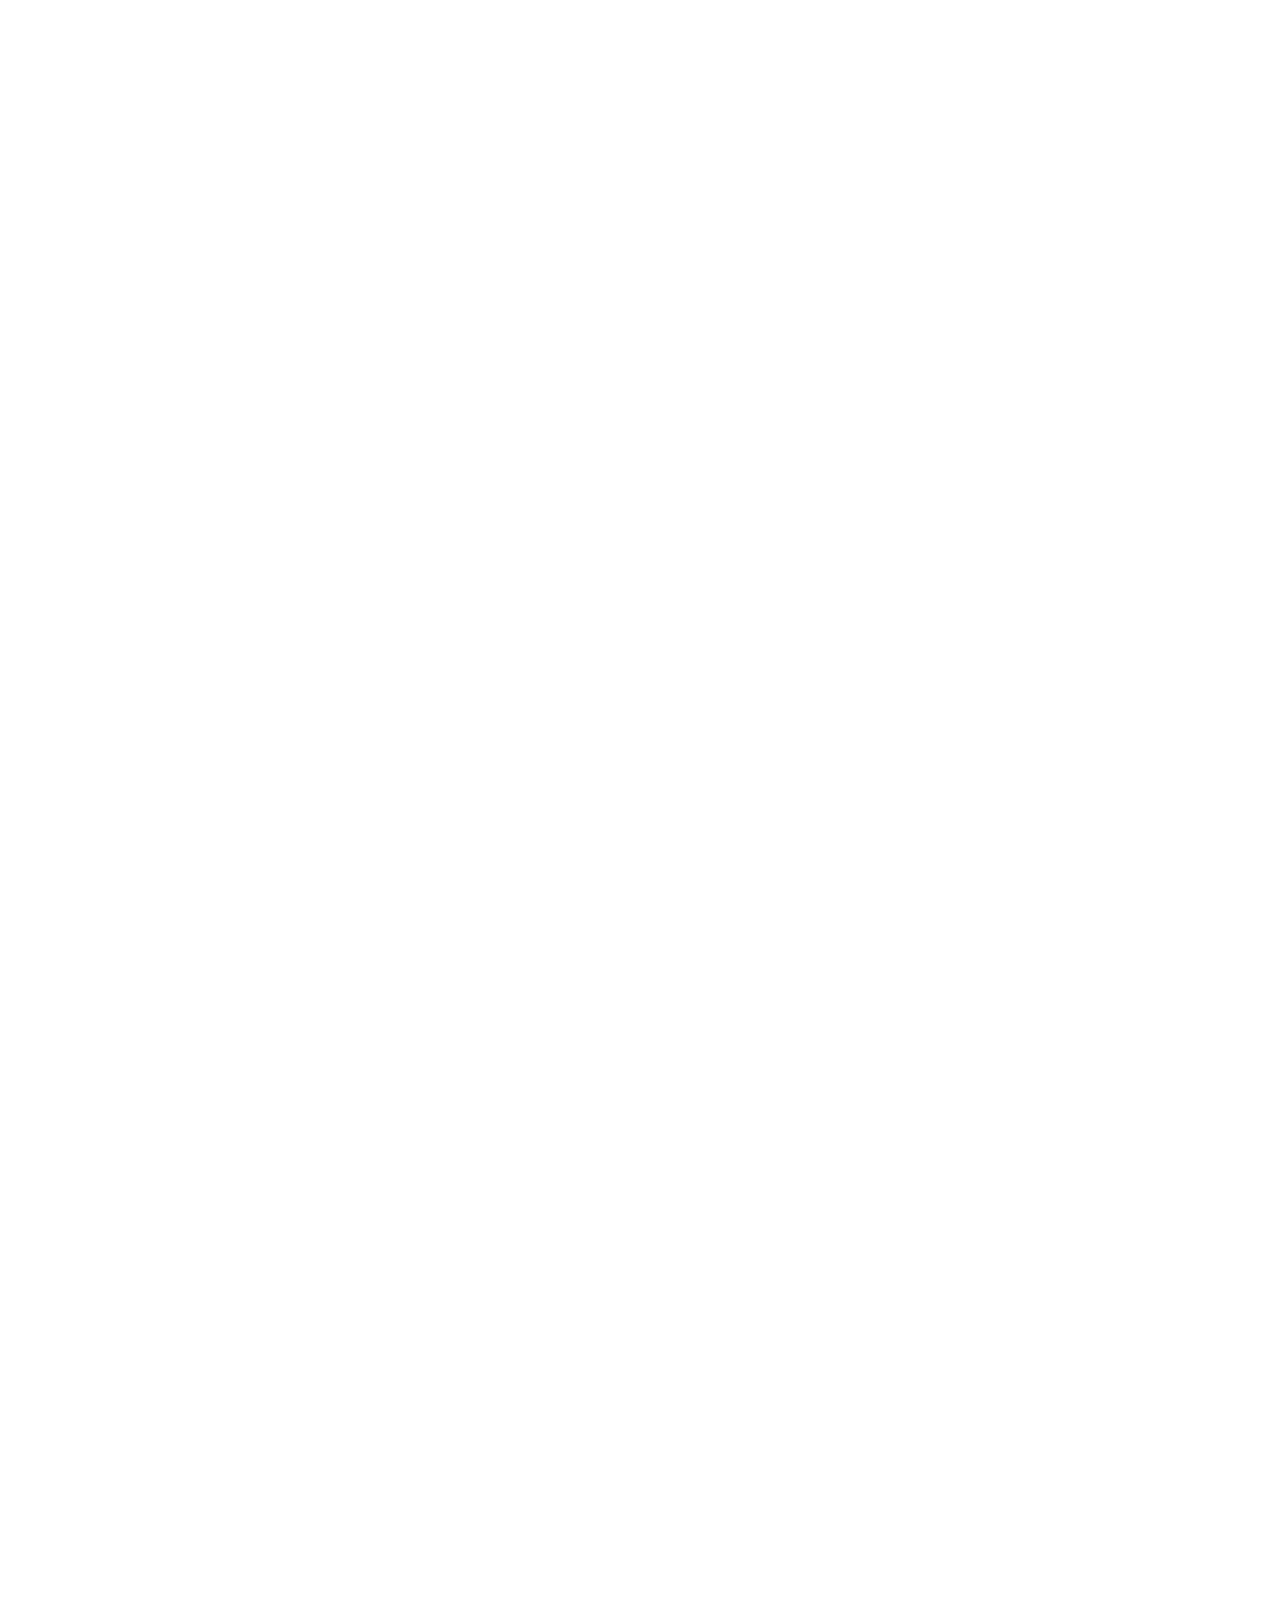
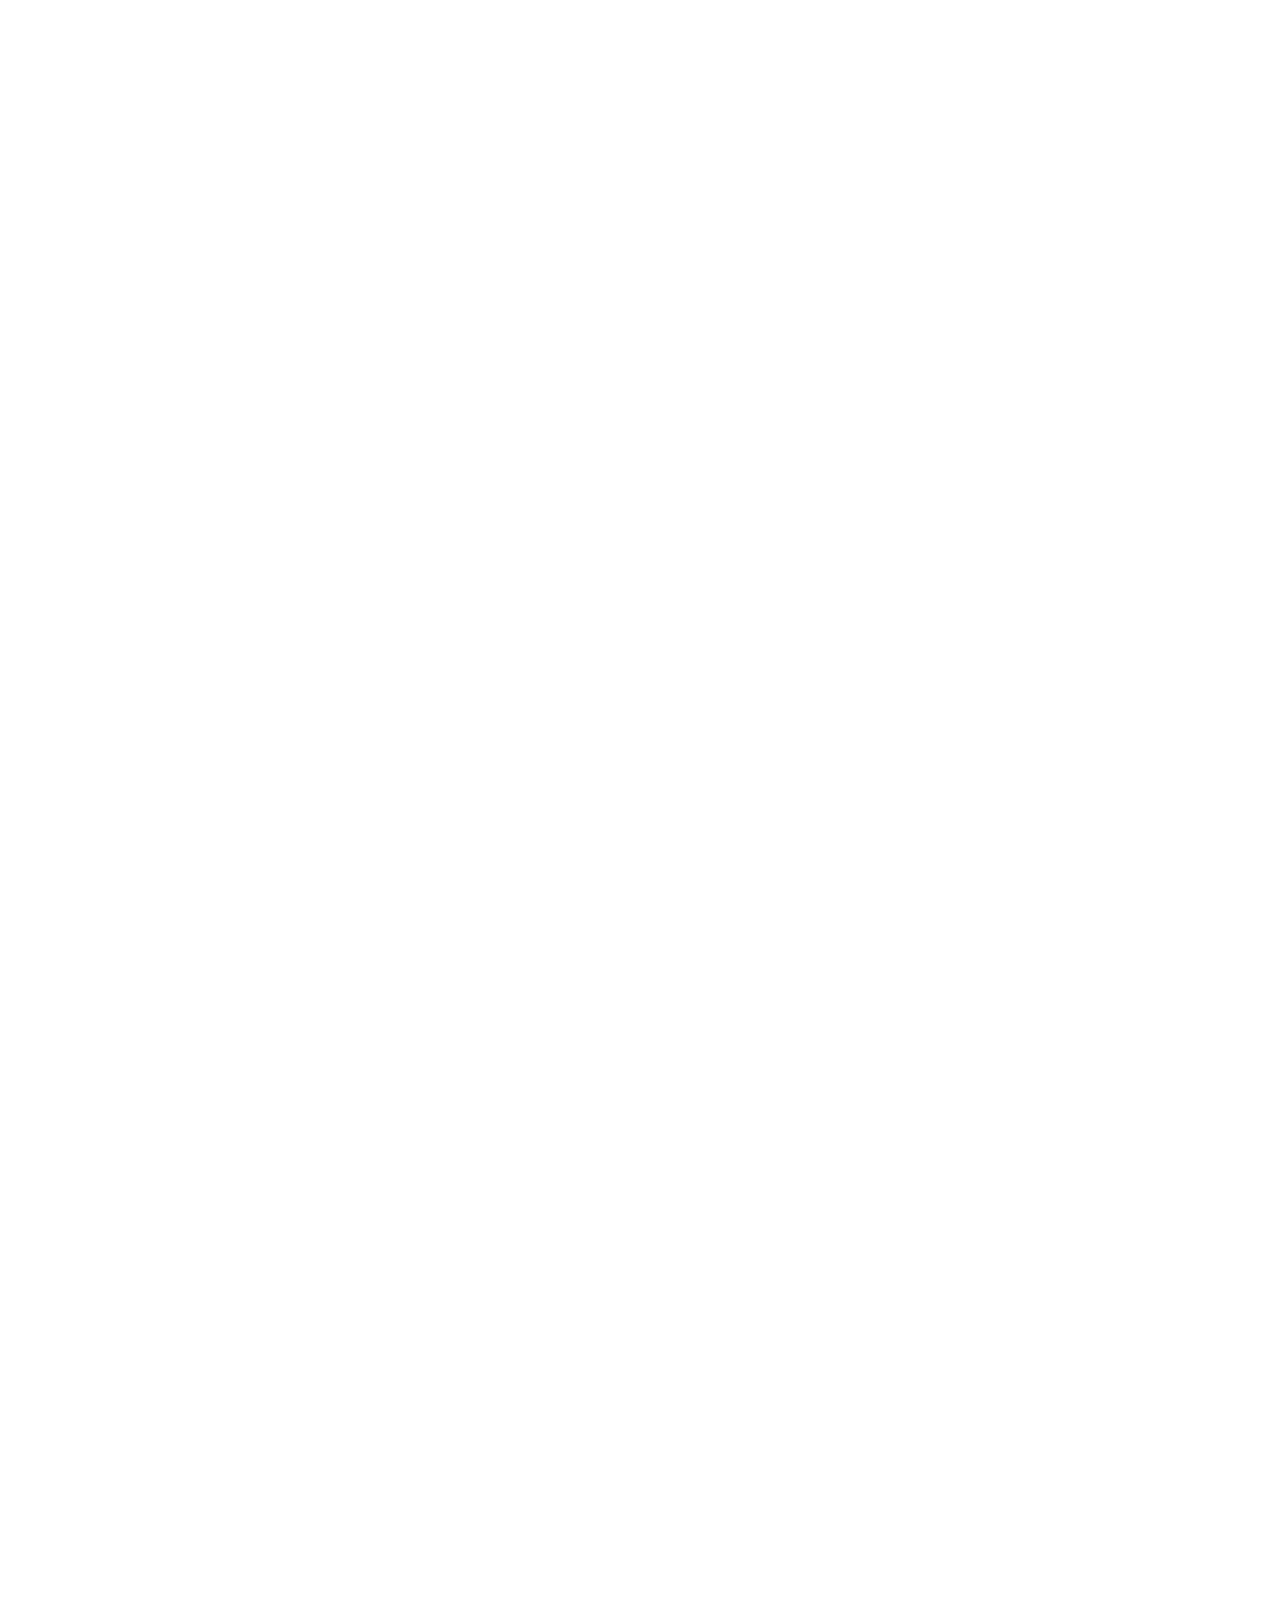
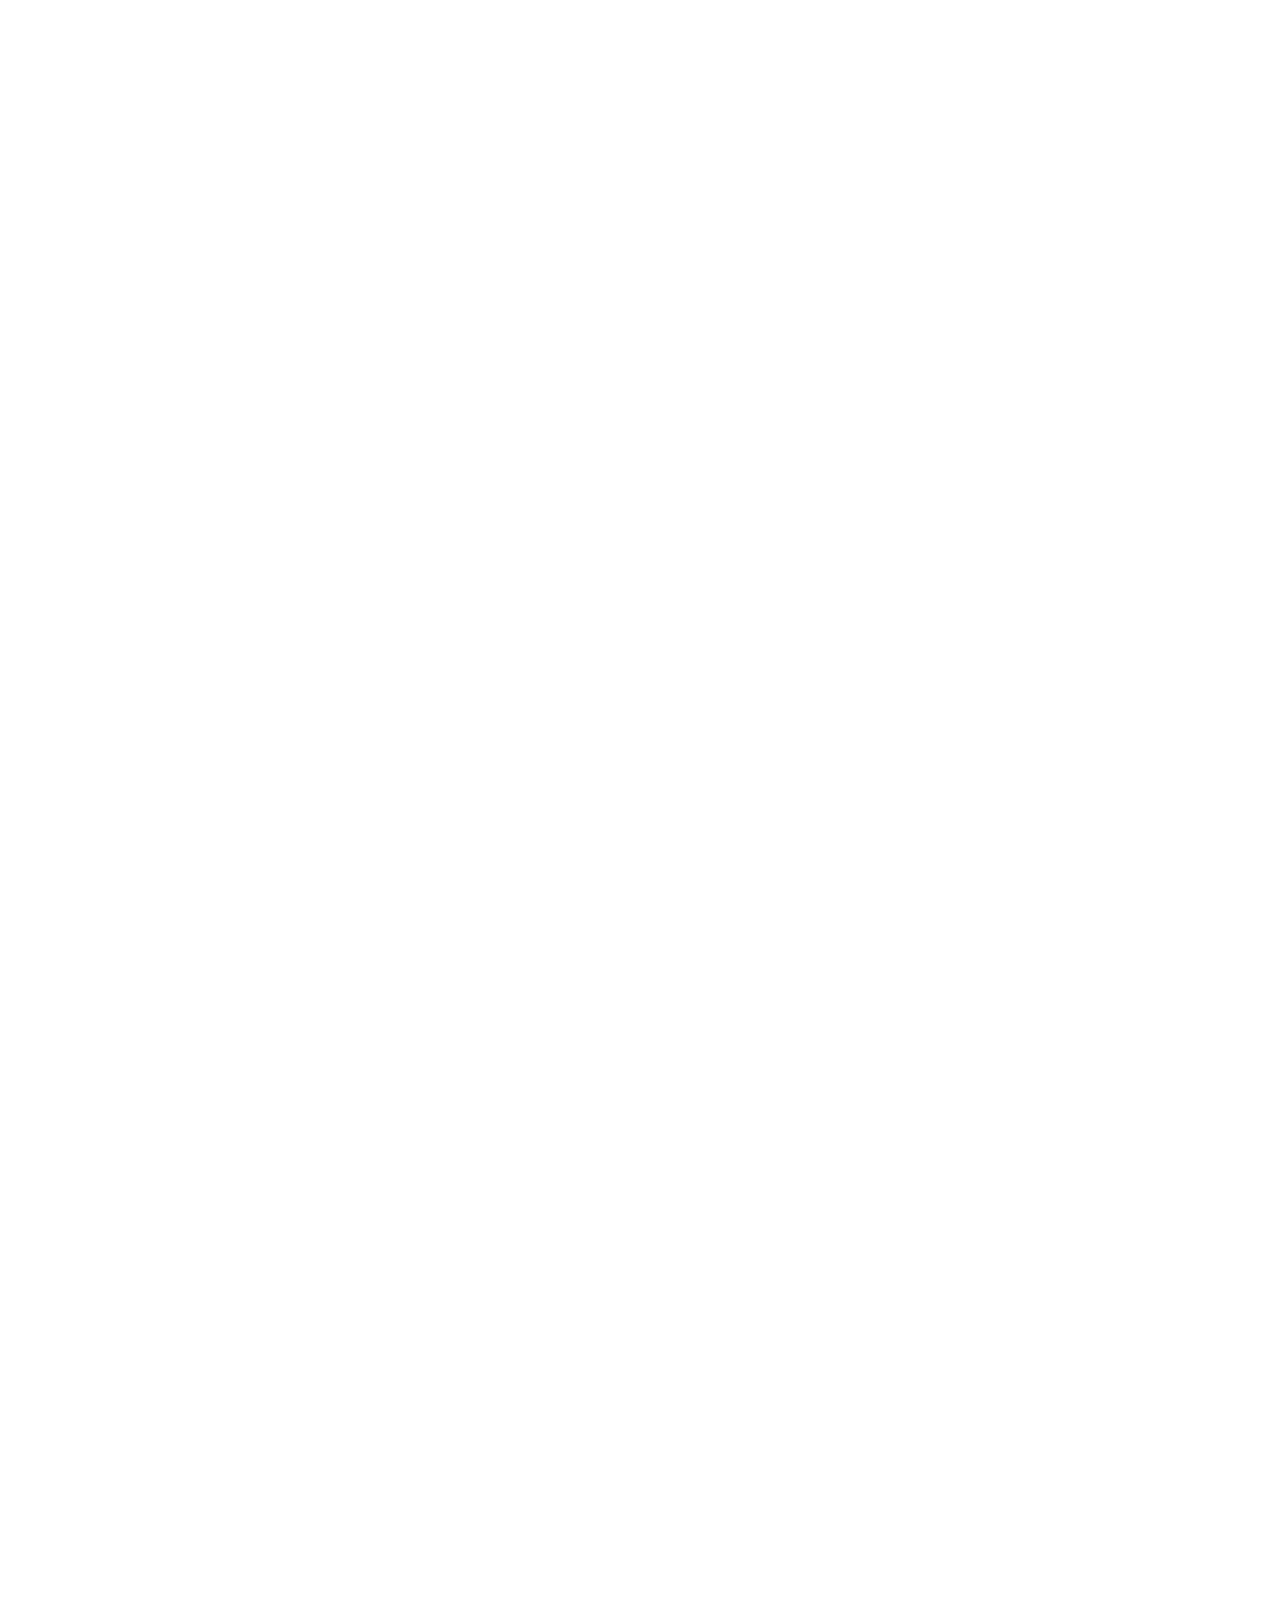
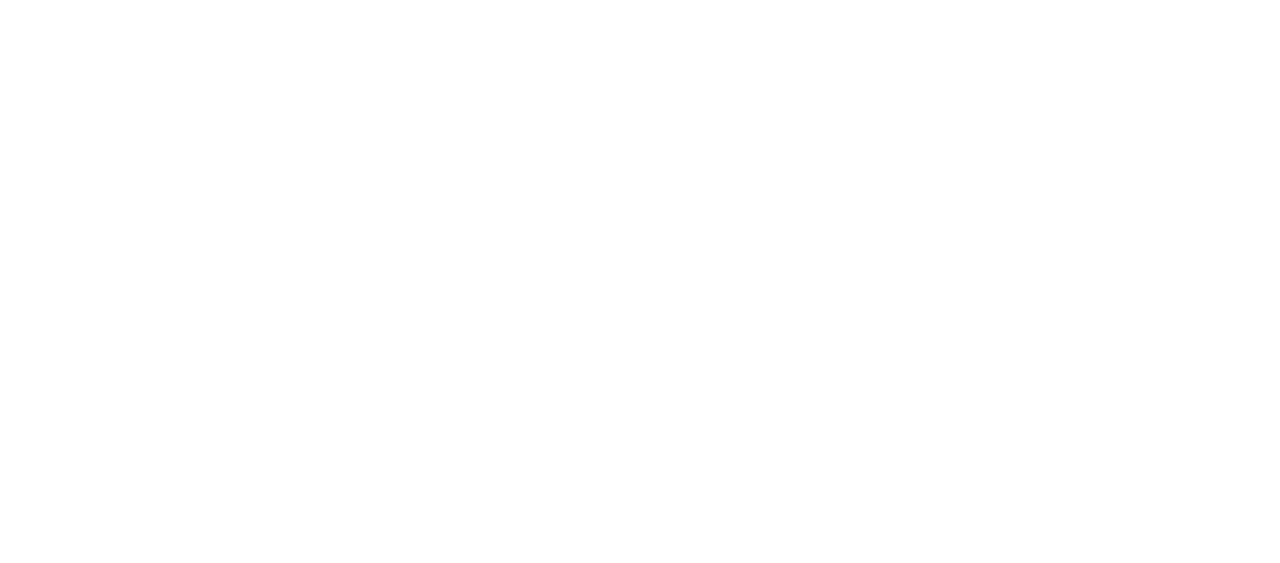
<file: world_story.html>
<!DOCTYPE html>
<html lang="ko">

<head>
    <meta charset="UTF-8">
    <meta http-equiv="X-UA-Compatible" content="IE=edge">
    <meta name="viewport" content="width=device-width, initial-scale=1.0">
    <link rel="stylesheet" href="world_story.css">

    <title>세계관</title>
</head>

<body>


    <!--상단-->
    <div class="nav">
        <div class="menu_text">
            <div class="notice"><a href="notice.html"><img src="notice.png"></a></div>
            <div class="world"><a href="world.html"><img src="world_top.png"></a></div>
            <div class="position"><a href="system.html"><img src="system_top.png"></a></div>
            <!-- <div class="system"><a href="system.html"><img src="system_top.png"></a></div> -->
        </div>

    </div>

    <!--상단sns-->

    <div class="sns_top">
        <div class="eng_logo"><a href="index.html"><img src="eng_logo.png"></a></div>
        <div class="twitter_top">
            <a href="https://twitter.com/origin_2023"><img src="twitter_top.png"></a>
        </div>
        <div class="band_top">
            <a href="https://band.us/band/90907714"><img src="band_top.png"></a>
        </div>
    </div>

    <!--섹션-->
    <!-- <div class="srcoll_ico"><img src="scroll.png"></div> -->
    <div class="container" id="container">
        <div class="section">
            <div class="start_01"><img src="world_story_01.png"></div>
        </div>

        <div class="section">
            <div class="start_02"><img src="world_story_02.png"></div>
        </div>
        <div class="section">
            <div class="start_03"><img src="world_story_03.png"></div>
        </div>
        <div class="section">
            <div class="start_04"><img src="world_story_04.png"></div>
        </div>
        <div class="section">
            <div class="start_05"><img src="world_story_05.png"></div>
        </div>
        <div class="section">
            <div class="start_06"><img src="world_story_06.png"></div>
        </div>
        <div class="section">
            <div class="start_07"><img src="world_story_07.png"></div>
        </div>
        <div class="section">
            <div class="start_08"><img src="world_story_08.png"></div>
        </div>
        <div class="section">
            <div class="start_09"><img src="world_story_09.png"></div>
        </div>
        <div class="section">
            <div class="start_10"><img src="world_story_10.png"></div>
        </div>
        <div class="section">
            <div class="start_11"><img src="world_story_11.png"></div>

            <div class="start_11_btn"><a href="world_sub01.html"><img src="world_story_11_btn.png"></a></div>
        </div>

        
    </div>

    



    <script>

        //전체 공지사항
        function first() {
            document.getElementById('container').style.display = 'none';
            document.getElementById('power_page').style.display = 'block';
        }

        // 챕1
        function uiopen01() {
            document.getElementById('chapter01_ui').style.display = 'block';

        }

        function uiclose01() {
            document.getElementById('chapter01_ui').style.display = 'none';

        }
        // 챕2
        function uiopen02() {
            document.getElementById('chapter02_ui').style.display = 'block';

        }

        function uiclose02() {
            document.getElementById('chapter02_ui').style.display = 'none';

        }
        // 챕3
        function uiopen03() {
            document.getElementById('chapter03_ui').style.display = 'block';

        }

        function uiclose03() {
            document.getElementById('chapter03_ui').style.display = 'none';

        }
        // 챕4
        function uiopen04() {
            document.getElementById('chapter04_ui').style.display = 'block';

        }

        function uiclose04() {
            document.getElementById('chapter04_ui').style.display = 'none';

        }

        // 챕5
        function uiopen05() {
            document.getElementById('chapter05_ui').style.display = 'block';

        }

        function uiclose05() {
            document.getElementById('chapter05_ui').style.display = 'none';

        }
        // 챕6
        function uiopen06() {
            document.getElementById('chapter06_ui').style.display = 'block';

        }

        function uiclose06() {
            document.getElementById('chapter06_ui').style.display = 'none';

        }













        // 스크롤 애니메이션
        window.onload = function () {
            const elm = document.querySelectorAll('.section');
            const elmCount = elm.length;
            elm.forEach(function (item, index) {
                item.addEventListener('mousewheel', function (event) {
                    event.preventDefault();
                    let delta = 0;

                    if (!event) event = window.event;
                    if (event.wheelDelta) {
                        delta = event.wheelDelta / 100;
                        if (window.opera) delta = -delta;
                    }
                    else if (event.detail)
                        delta = -event.detail / 3;

                    let moveTop = window.scrollY;
                    let elmSelector = elm[index];

                    // wheel down : move to next section
                    if (delta < 0) {
                        if (elmSelector !== elmCount - 1) {
                            try {
                                moveTop = window.pageYOffset + elmSelector.nextElementSibling.getBoundingClientRect().top;
                            } catch (e) { }
                        }
                    }
                    // wheel up : move to previous section
                    else {
                        if (elmSelector !== 0) {
                            try {
                                moveTop = window.pageYOffset + elmSelector.previousElementSibling.getBoundingClientRect().top;
                            } catch (e) { }
                        }
                    }

                    const body = document.querySelector('html');
                    window.scrollTo({ top: moveTop, left: 0, behavior: 'smooth' });
                });
            });
        }


    </script>







</body>

</html>
</file>
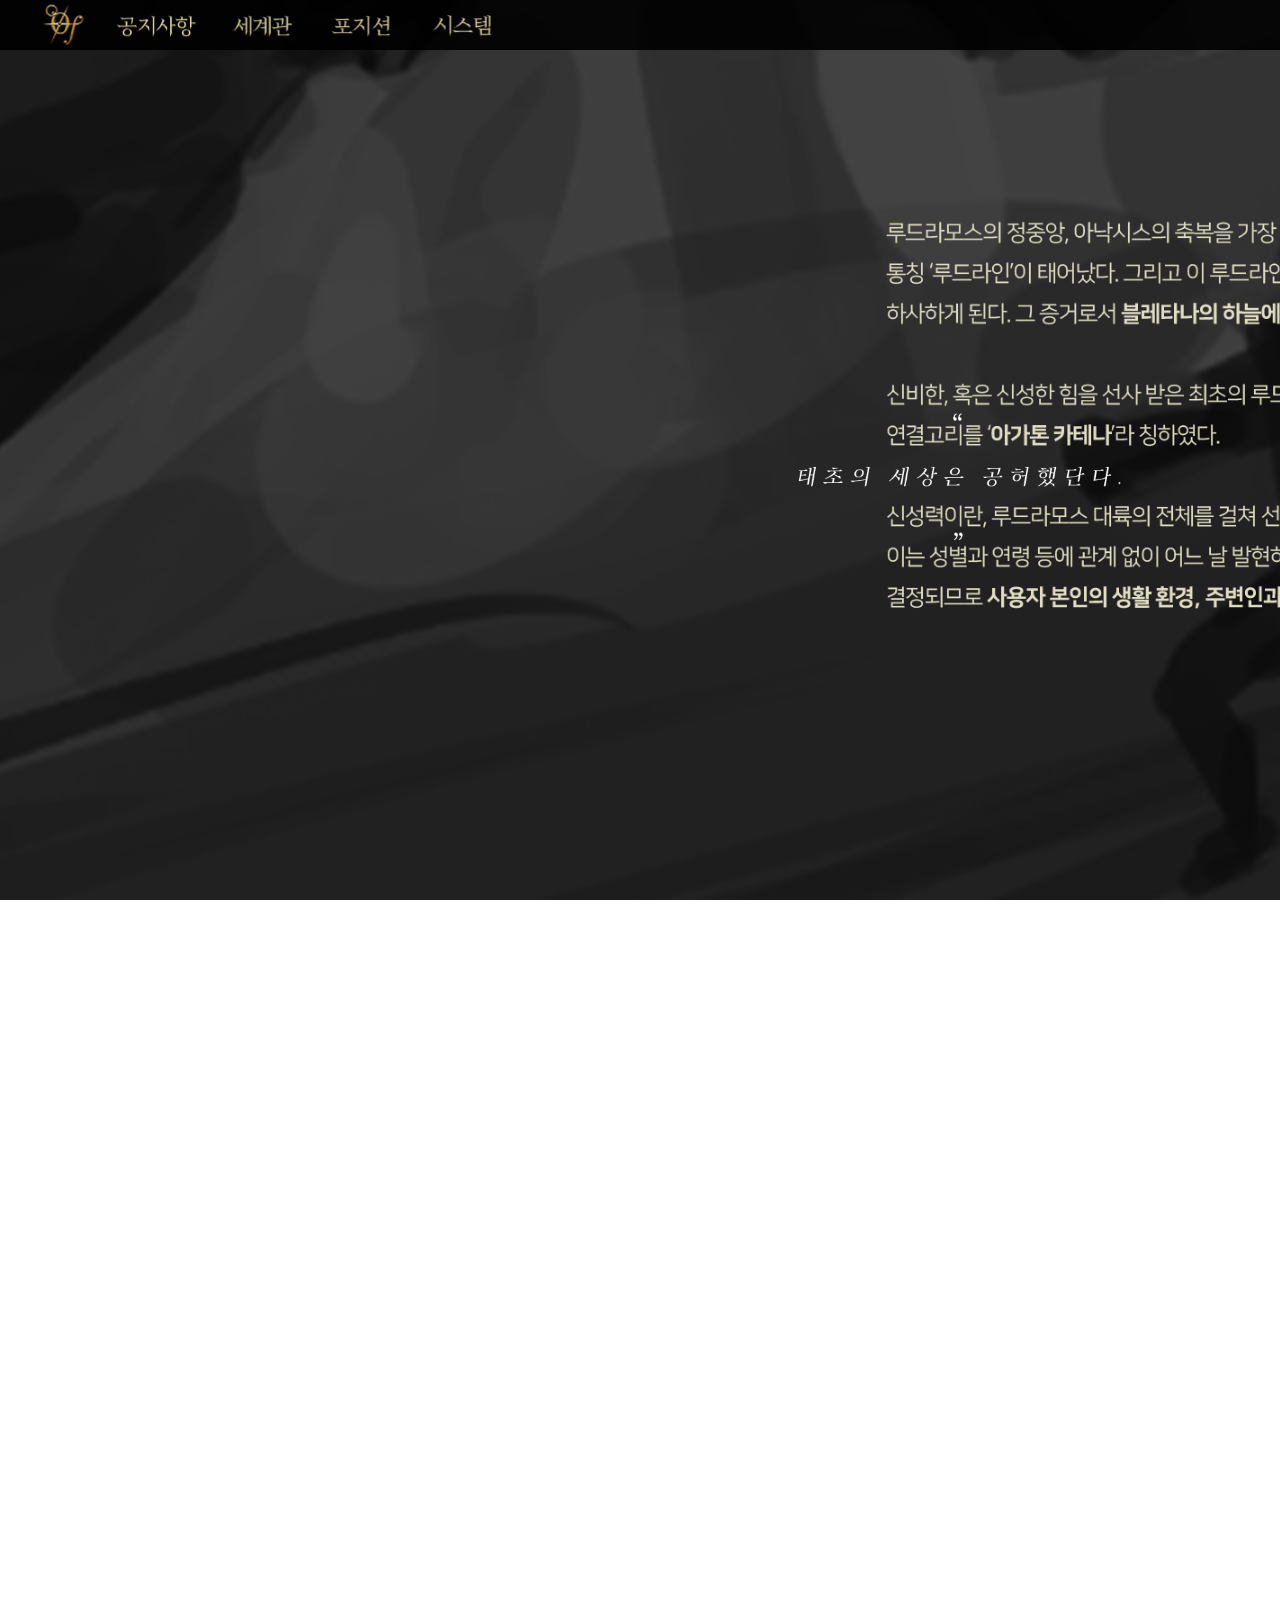
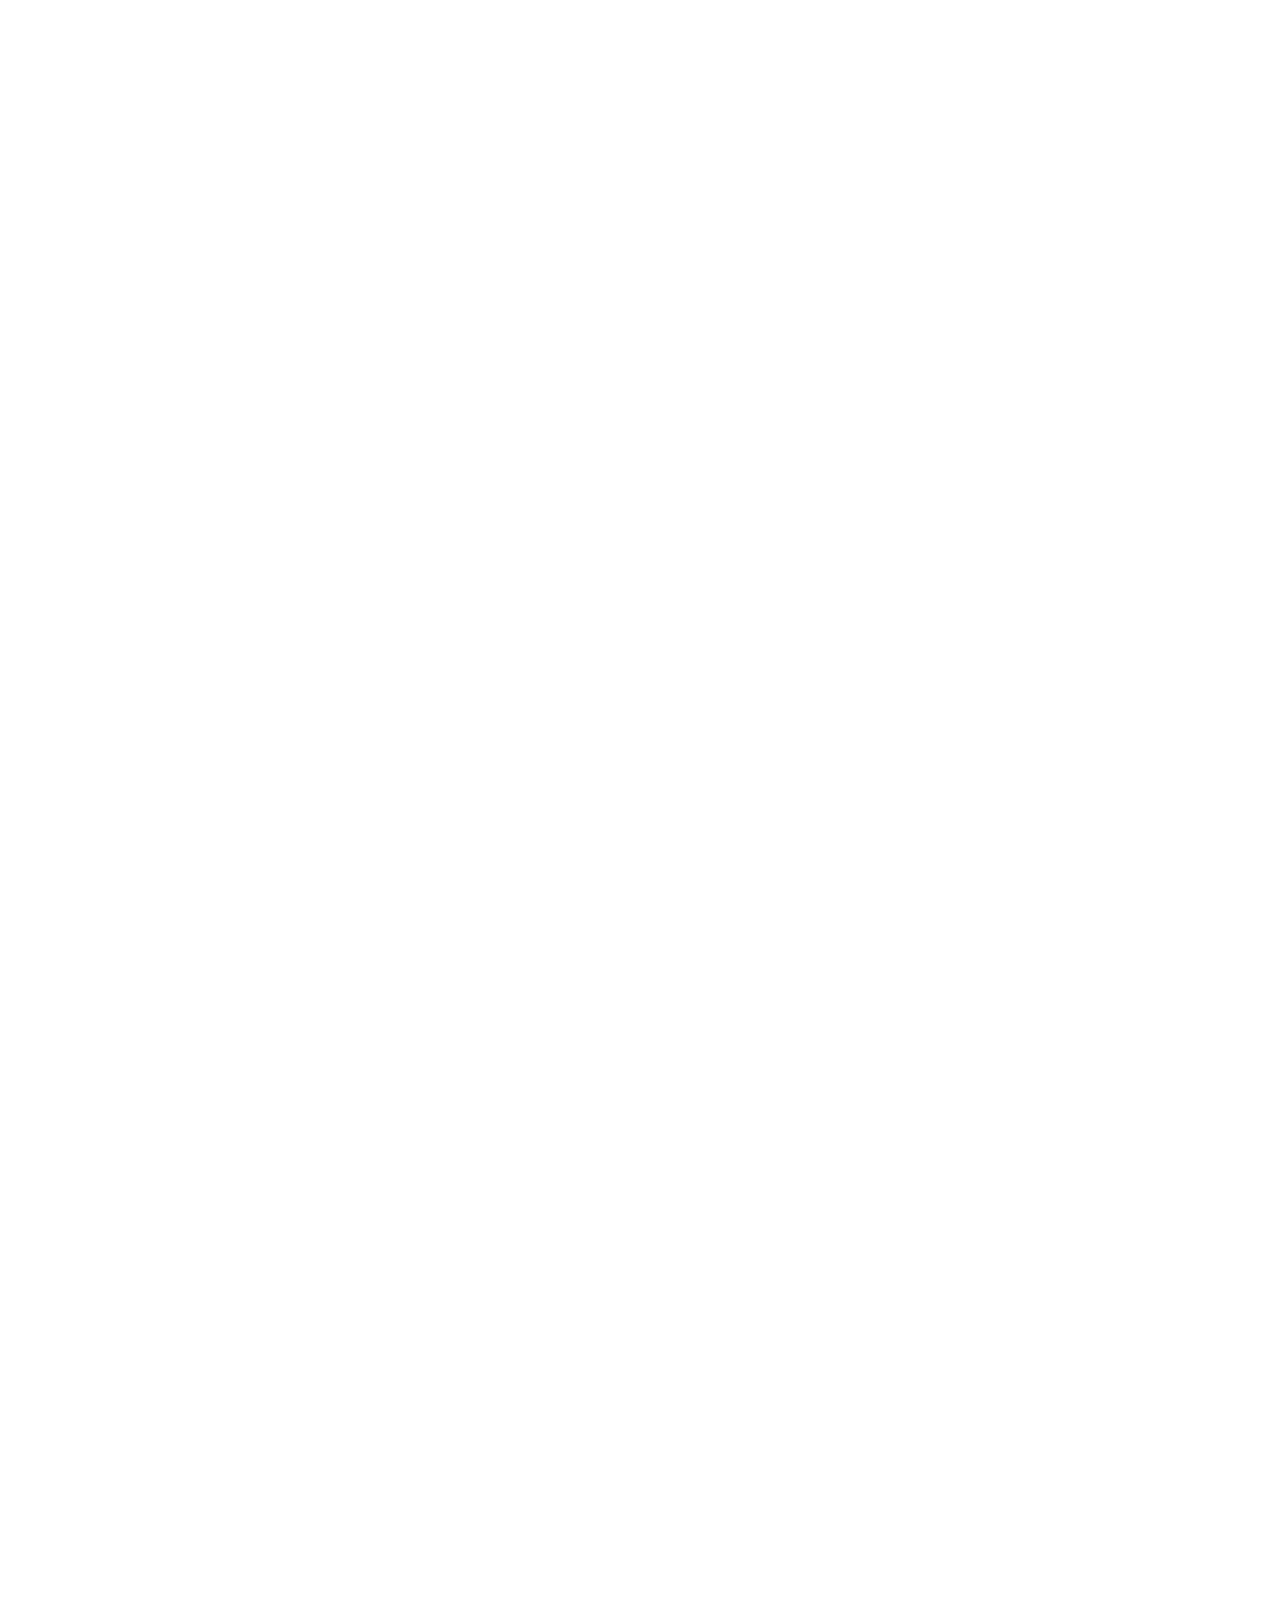
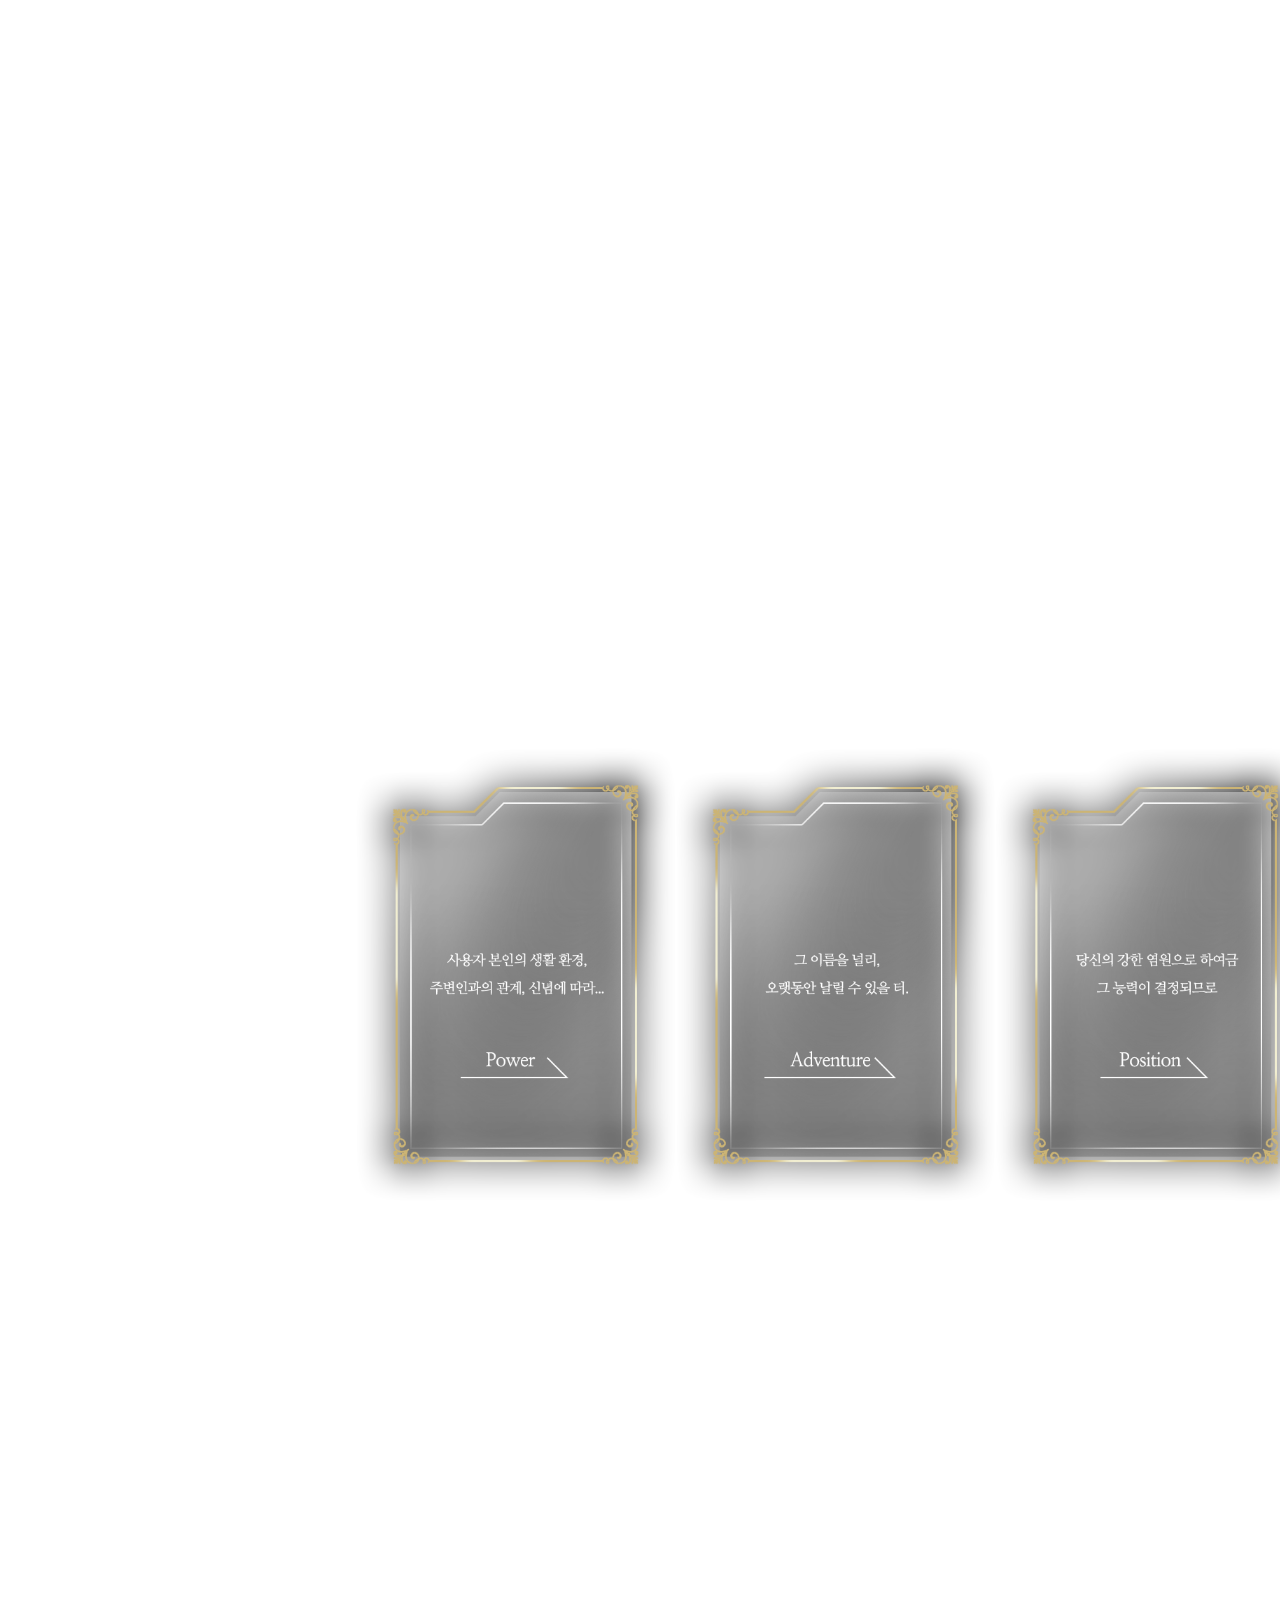
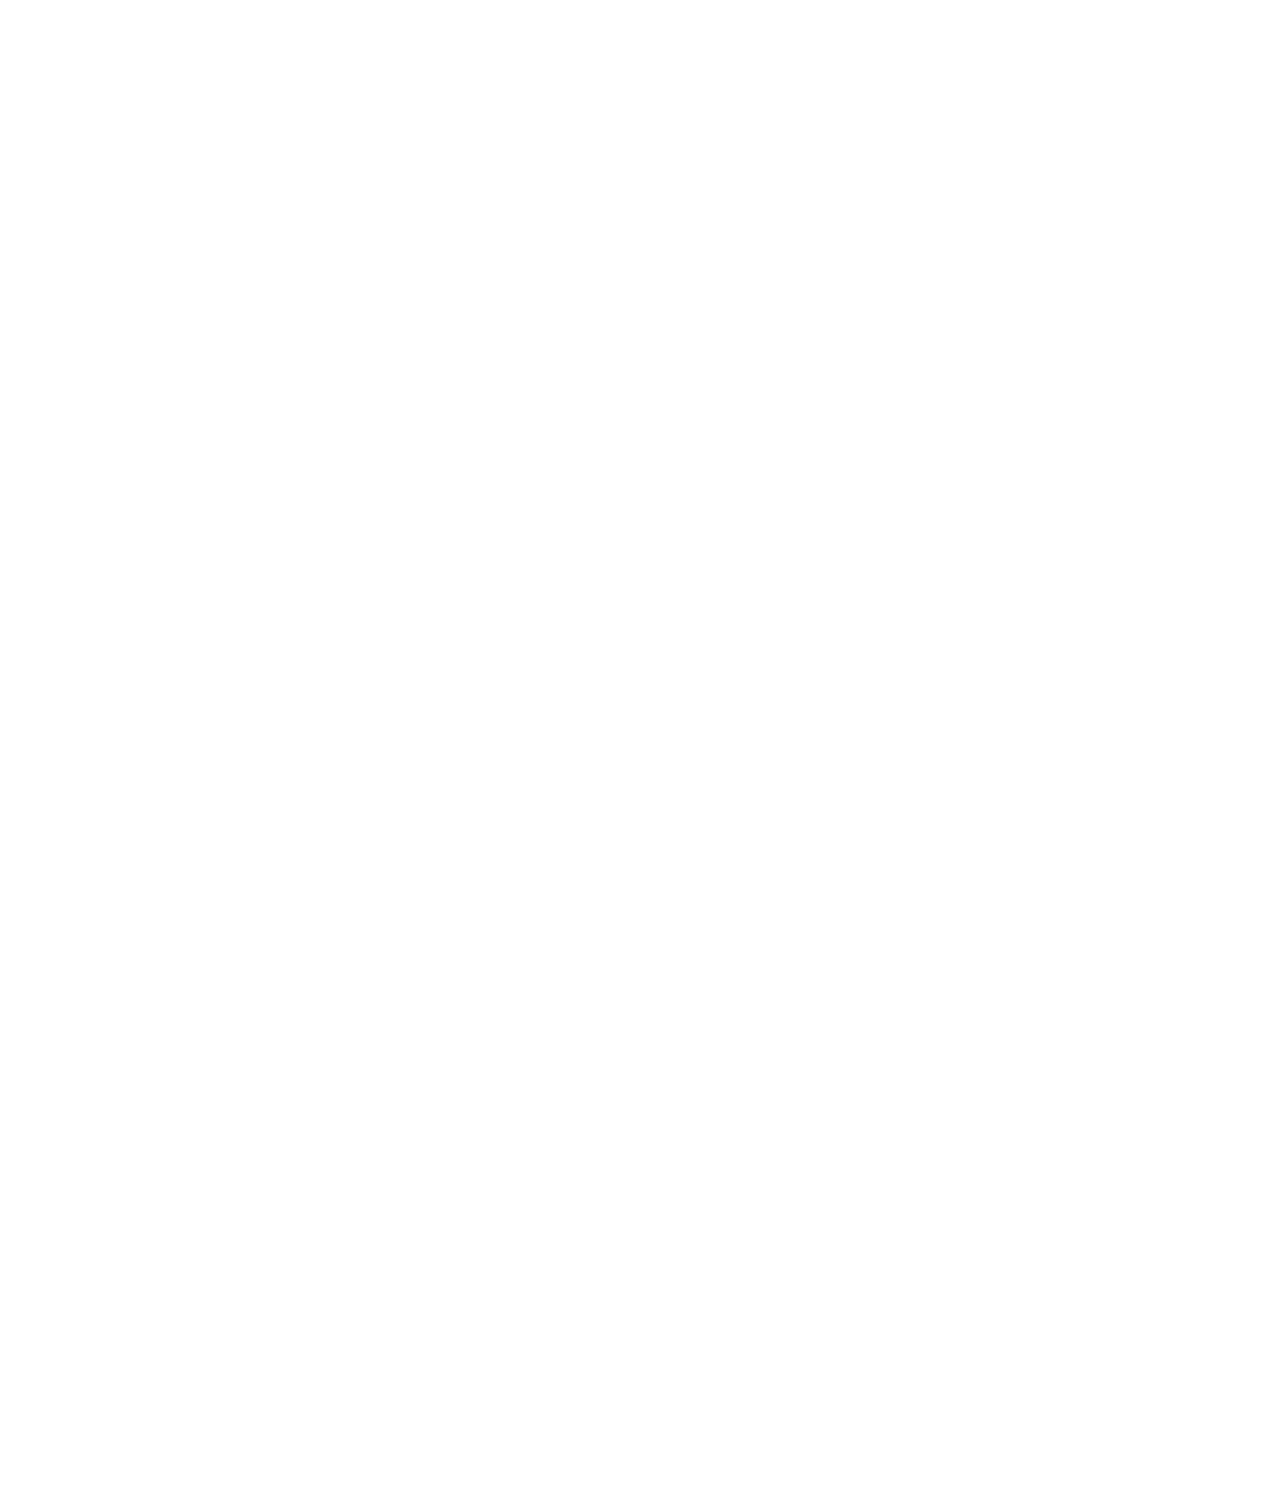
<file: world_sub.html>
<!DOCTYPE html>
<html lang="ko">

<head>
    <meta charset="UTF-8">
    <meta http-equiv="X-UA-Compatible" content="IE=edge">
    <meta name="viewport" content="width=device-width, initial-scale=1.0">
    <link rel="stylesheet" href="world_sub.css">

    <title>세계관</title>
</head>

<body>


    <!--상단-->
    <div class="nav">
        <div class="menu_text">
            <div class="notice"><a href="notice.html"><img src="notice.png"></a></div>
            <div class="world"><a href="world.html"><img src="world_top.png"></a></div>
            <div class="position"><a href="position.html"><img src="story_top.png"></a></div>
            <div class="system"><a href="system.html"><img src="system_top.png"></a></div>
        </div>

    </div>

    <!--상단sns-->

    <div class="sns_top">
        <div class="eng_logo"><a href="index.html"><img src="eng_logo.png"></a></div>
        <div class="twitter_top">
            <a href="https://twitter.com/origin_2023"><img src="twitter_top.png"></a>
        </div>
        <div class="band_top">
            <a href="https://band.us/band/90907714"><img src="band_top.png"></a>
        </div>
    </div>

    <!--섹션-->
    <!-- <div class="srcoll_ico"><img src="scroll.png"></div> -->
    <div class="container" id="container">
        <div class="section">
            <div class="start_01"><img src="world_01.png"></div>
        </div>

        <div class="section">
            <div class="start_02"><img src="world_02.png"></div>
        </div>
        <div class="section">
            <div class="start_03"><img src="world_03.png"></div>
        </div>
        <div class="section">
            <div class="start_04"><img src="world_04.png"></div>
        </div>
        <!-- 선택카드 -->
        <div class="section">
            <div class="start_05">
                <div class="power" onclick="first()"><img src="world_power.png"></div>
                <div class="ad"><img src="world_ad.png"></div>
                <div class="map"><img src="world_map.png"></div>
            </div>
        </div>
    </div>

    <!-- 챕터01페이지 -->
    <div class="section" id="power_page">
        <div class="power_page">

            <!-- 고정부분 -->
            <div class="power_title"><img src="world_title.png"></div>

            <div class="power_line"><img src="world_line.png"></div>

            <div class="chapter01_ui" id="chapter01_ui"><img src="select_ui.png"></div>
            <div class="chapter02_ui" id="chapter02_ui"><img src="select_ui.png"></div>
            <div class="chapter03_ui" id="chapter03_ui"><img src="select_ui.png"></div>
            <div class="chapter04_ui" id="chapter04_ui"><img src="select_ui.png"></div>
            <div class="chapter05_ui" id="chapter05_ui"><img src="select_ui.png"></div>
            <div class="chapter06_ui" id="chapter06_ui"><img src="select_ui.png"></div>

            <div class="power_menu">

                <!-- ui -->
                <div class="chapter01" onmouseover="uiopen01()" onmouseout="uiclose01()"><img
                        src="world_chapter_01.png">
                </div>

                <div class="chapter02" onmouseover="uiopen02()" onmouseout="uiclose02()"><img
                        src="world_chapter_02.png">
                </div>

                <div class="chapter03" onmouseover="uiopen03()" onmouseout="uiclose03()"><img
                        src="world_chapter_03.png">
                </div>

                <div class="chapter04" onmouseover="uiopen04()" onmouseout="uiclose04()"><img
                        src="world_chapter_04.png">
                </div>

                <div class="chapter05" onmouseover="uiopen05()" onmouseout="uiclose05()"><img
                        src="world_chapter_05.png">
                </div>

                <div class="chapter06" onmouseover="uiopen06()" onmouseout="uiclose06()"><img
                        src="world_chapter_06.png">
                </div>

            </div>
            
        </div>
    </div>

    <div class="section">
        <div class="power_01"><img src="world_text_01.png"></div>

    </div>



    <script>

        //전체 공지사항
        function first() {
            document.getElementById('container').style.display = 'none';
            document.getElementById('power_page').style.display = 'block';
        }

        // 챕1
        function uiopen01() {
            document.getElementById('chapter01_ui').style.display = 'block';

        }

        function uiclose01() {
            document.getElementById('chapter01_ui').style.display = 'none';

        }
        // 챕2
        function uiopen02() {
            document.getElementById('chapter02_ui').style.display = 'block';

        }

        function uiclose02() {
            document.getElementById('chapter02_ui').style.display = 'none';

        }
        // 챕3
        function uiopen03() {
            document.getElementById('chapter03_ui').style.display = 'block';

        }

        function uiclose03() {
            document.getElementById('chapter03_ui').style.display = 'none';

        }
        // 챕4
        function uiopen04() {
            document.getElementById('chapter04_ui').style.display = 'block';

        }

        function uiclose04() {
            document.getElementById('chapter04_ui').style.display = 'none';

        }

        // 챕5
        function uiopen05() {
            document.getElementById('chapter05_ui').style.display = 'block';

        }

        function uiclose05() {
            document.getElementById('chapter05_ui').style.display = 'none';

        }
        // 챕6
        function uiopen06() {
            document.getElementById('chapter06_ui').style.display = 'block';

        }

        function uiclose06() {
            document.getElementById('chapter06_ui').style.display = 'none';

        }



        // 스크롤 애니메이션
        window.onload = function () {
            const elm = document.querySelectorAll('.section');
            const elmCount = elm.length;
            elm.forEach(function (item, index) {
                item.addEventListener('mousewheel', function (event) {
                    event.preventDefault();
                    let delta = 0;

                    if (!event) event = window.event;
                    if (event.wheelDelta) {
                        delta = event.wheelDelta / 100;
                        if (window.opera) delta = -delta;
                    }
                    else if (event.detail)
                        delta = -event.detail / 3;

                    let moveTop = window.scrollY;
                    let elmSelector = elm[index];

                    // wheel down : move to next section
                    if (delta < 0) {
                        if (elmSelector !== elmCount - 1) {
                            try {
                                moveTop = window.pageYOffset + elmSelector.nextElementSibling.getBoundingClientRect().top;
                            } catch (e) { }
                        }
                    }
                    // wheel up : move to previous section
                    else {
                        if (elmSelector !== 0) {
                            try {
                                moveTop = window.pageYOffset + elmSelector.previousElementSibling.getBoundingClientRect().top;
                            } catch (e) { }
                        }
                    }

                    const body = document.querySelector('html');
                    window.scrollTo({ top: moveTop, left: 0, behavior: 'smooth' });
                });
            });
        }


    </script>







</body>

</html>
</file>
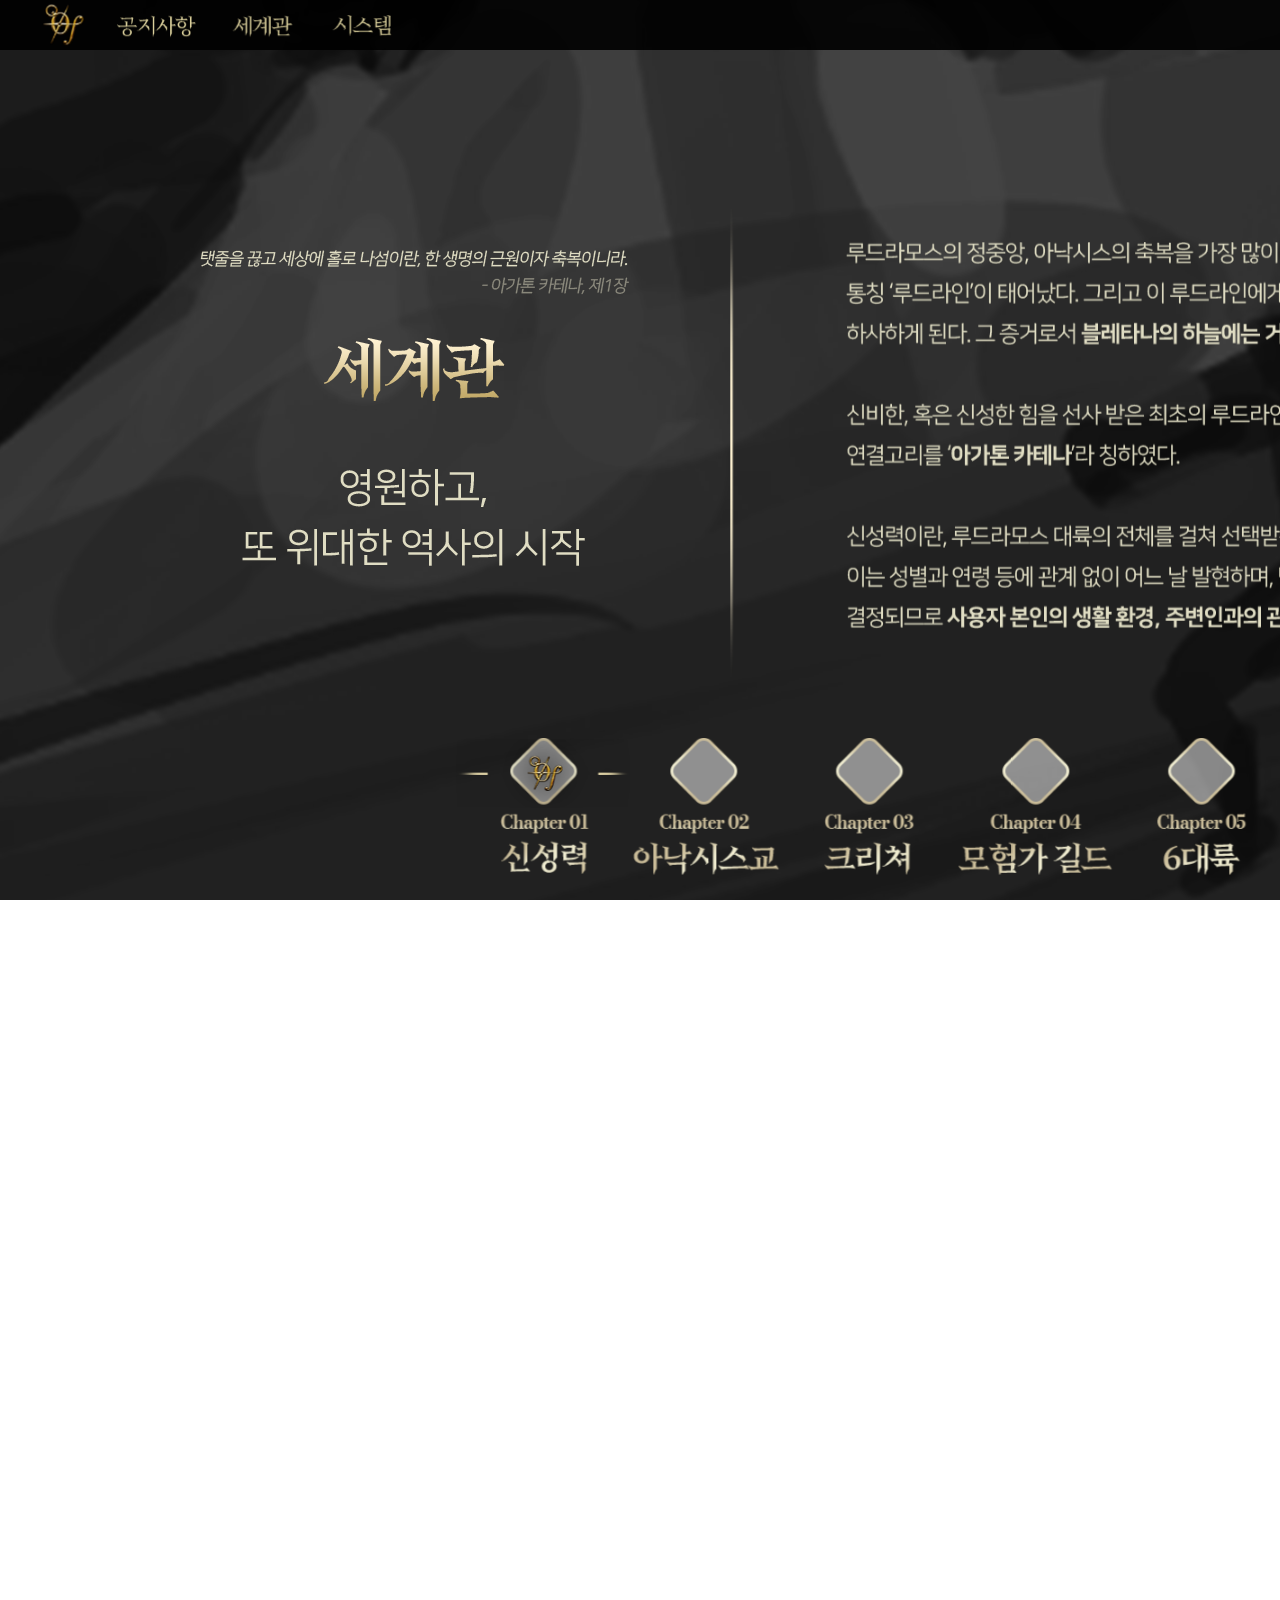
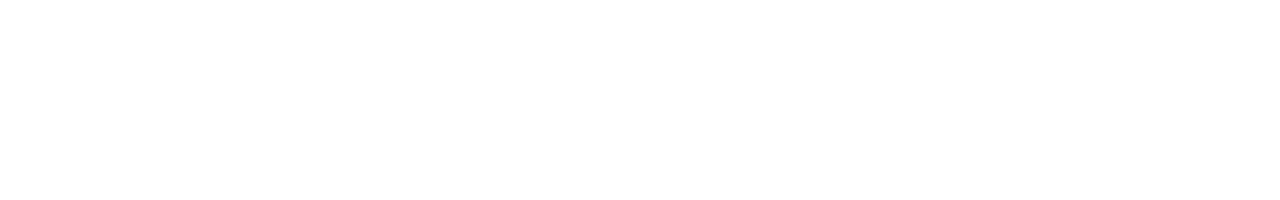
<file: world_sub01.html>
<!DOCTYPE html>
<html lang="ko">

<head>
    <meta charset="UTF-8">
    <meta http-equiv="X-UA-Compatible" content="IE=edge">
    <meta name="viewport" content="width=device-width, initial-scale=1.0">
    <link rel="stylesheet" href="world_sub01.css">

    <title>세계관</title>
</head>

<body>


    <!--상단-->
    <div class="nav">
        <div class="menu_text">
            <div class="notice"><a href="notice.html"><img src="notice.png"></a></div>
            <div class="world"><a href="world.html"><img src="world_top.png"></a></div>
            <div class="position"><a href="system.html"><img src="system_top.png"></a></div>
            <!-- <div class="system"><a href="system.html"><img src="system_top.png"></a></div> -->
        </div>

    </div>

    <!--상단sns-->

    <div class="sns_top">
        <div class="eng_logo"><a href="index.html"><img src="eng_logo.png"></a></div>
        <div class="twitter_top">
            <a href="https://twitter.com/origin_2023"><img src="twitter_top.png"></a>
        </div>
        <div class="band_top">
            <a href="https://band.us/band/90907714"><img src="band_top.png"></a>
        </div>
    </div>

    <!-- 고정부분 -->
    <div class="power_title"><img src="world_title.png"></div>

    <div class="power_line"><img src="world_line.png"></div>

    <div class="chapter01_ui" id="chapter01_ui" onmouseover="uiopen01()" onmouseout="uiclose()"><a href="#"><img src="select_ui.png"></a></div>
    <div class="chapter02_ui" id="chapter02_ui" onmouseover="uiopen02()" onmouseout="uiclose()"><a href="world_sub02.html"><img src="select_ui.png"></a></div>
    <div class="chapter03_ui" id="chapter03_ui" onmouseover="uiopen03()" onmouseout="uiclose()"><a href="world_sub03.html"><img src="select_ui.png"></a></div>
    <div class="chapter04_ui" id="chapter04_ui" onmouseover="uiopen04()" onmouseout="uiclose()"><a href="world_sub04.html"><img src="select_ui.png"></a></div>
    <div class="chapter05_ui" id="chapter05_ui" onmouseover="uiopen05()" onmouseout="uiclose()" onclick="mapopen()"><a href="#"><img src="select_ui.png"></a></div>
    <div class="chapter06_ui" id="chapter06_ui" onmouseover="uiopen06()" onmouseout="uiclose()"><a href="world_sub06.html"><img src="select_ui.png"></a></div>

    <!-- ui -->

    <div class="power_menu">


        <div class="chapter01" onmouseover="uiopen01()" onmouseout="uiclose()"><img src="world_chapter_01.png">
        </div>

        <div class="chapter02" onmouseover="uiopen02()" onmouseout="uiclose()"><img src="world_chapter_02.png">
        </div>

        <div class="chapter03" onmouseover="uiopen03()" onmouseout="uiclose()"><img src="world_chapter_03.png">
        </div>

        <div class="chapter04" onmouseover="uiopen04()" onmouseout="uiclose()"><img src="world_chapter_04.png">
        </div>

        <div class="chapter05" onmouseover="uiopen05()" onmouseout="uiclose()" onclick="mapopen()"><img src="world_chapter_05.png">
        </div>

        <div class="chapter06" onmouseover="uiopen06()" onmouseout="uiclose()"><img src="world_chapter_06.png">
        </div>

    </div>

    <!-- 이거 지도 -->
    <div class="section">
    <div class="world_map" id="world_map">

        <!-- 맵버튼 -->
        <div class="world_click_01" id="world_click_01" onclick="mapnoteopen01()"><img src="world_map_click.png"></div>
        <div class="world_click_02" id="world_click_02" onclick="mapnoteopen02()"><img src="world_map_click.png"></div>
        <div class="world_click_03" id="world_click_03" onclick="mapnoteopen03()"><img src="world_map_click.png"></div>
        <div class="world_click_04" id="world_click_04" onclick="mapnoteopen04()"><img src="world_map_click.png"></div>
        <div class="world_click_05" id="world_click_05" onclick="mapnoteopen05()"><img src="world_map_click.png"></div>
        <div class="world_click_06" id="world_click_06" onclick="mapnoteopen06()"><img src="world_map_click.png"></div>

        <!-- 맵이미지 -->
        <div class="world_map_note" id="world_map_note">

            <div class="map_01" id="map_01">
                <div class="world_map_01" id="world_map_01" ><img src="world_map_01.png"></div>
                <div class="world_map_close_01" id="world_map_close_01" onclick="mapnoteclose01()"><img src="world_map_close.png"></div>
            </div>
            <div class="map_02" id="map_02">
                <div class="world_map_02" id="world_map_02"><img src="world_map_02.png"></div>
                <div class="world_map_close_02" id="world_map_close_02" onclick="mapnoteclose02()"><img src="world_map_close.png"></div>
            </div>

            <div class="map_03" id="map_03">
                <div class="world_map_03" id="world_map_03"><img src="world_map_03.png"></div>
                <div class="world_map_close_03" id="world_map_close_03" onclick="mapnoteclose03()"><img src="world_map_close.png"></div>
            </div>
            <div class="map_04" id="map_04">
                <div class="world_map_04" id="world_map_04"><img src="world_map_04.png"></div>
                <div class="world_map_close_04" id="world_map_close_04" onclick="mapnoteclose04()"><img src="world_map_close.png"></div>
            </div>
            
            <div class="map_05" id="map_05">
                <div class="world_map_05" id="world_map_05"><img src="world_map_05.png"></div>
                <div class="world_map_close_05" id="world_map_close_05" onclick="mapnoteclose05()"><img src="world_map_close.png"></div>
            </div>
            
            <div class="map_06" id="map_06">
                <div class="world_map_06" id="world_map_06"><img src="world_map_06.png"></div>
                <div class="world_map_close_06" id="world_map_close_06" onclick="mapnoteclose06()"><img src="world_map_close.png"></div>
            </div>
    
        </div>

        <div class="world_map_img"><img src="world_map_img.png"></div>
        <div class="world_map_img_close" onclick="mapclose()"><img src="world_map_close.png"></div>
        <div class="world_map_back"></div>
    </div>
</div>

    <!-- 여기에 스크롤 내용넣기 -->

    <div class="chapter01_page" id="chapter01_page">
        <div class="section">
            <div class="world_01"><img src="world_text_01.png"></div>
        </div>
    </div>

    <script>

        //맵 부연설명

        function mapnoteopen01() {
            document.getElementById('map_01').style.display = 'block';
        }

        function mapnoteopen02() {
            document.getElementById('map_02').style.display = 'block';
        }

        function mapnoteopen03() {
            document.getElementById('map_03').style.display = 'block';
        }

        function mapnoteopen04() {
            document.getElementById('map_04').style.display = 'block';
        }

        function mapnoteopen05() {
            document.getElementById('map_05').style.display = 'block';
        }

        function mapnoteopen06() {
            document.getElementById('map_06').style.display = 'block';
        }


        // 부연설명 닫기
        function mapnoteclose01() {
            document.getElementById('map_01').style.display = 'none';
        }

        function mapnoteclose02() {
            document.getElementById('map_02').style.display = 'none';
        }

        function mapnoteclose03() {
            document.getElementById('map_03').style.display = 'none';
        }

        function mapnoteclose04() {
            document.getElementById('map_04').style.display = 'none';
        }

        function mapnoteclose05() {
            document.getElementById('map_05').style.display = 'none';
        }

        function mapnoteclose06() {
            document.getElementById('map_06').style.display = 'none';
        }


        //chapter05eopen

        function mapopen() {
            document.getElementById('world_map').style.display = 'block';

        }

        function mapclose() {
            document.getElementById('world_map').style.display = 'none';

        }


        //마우스 오버

        // 챕1
        function uiopen01() {
            document.getElementById('chapter01_ui').style.opacity='100%';
            document.getElementById('chapter02_ui').style.opacity='0%';
            document.getElementById('chapter03_ui').style.opacity='0%';
            document.getElementById('chapter04_ui').style.opacity='0%';
            document.getElementById('chapter05_ui').style.opacity='0%';
            document.getElementById('chapter06_ui').style.opacity='0%';
        }
        function uiclose() {
            document.getElementById('chapter01_ui').style.opacity='100%';
            document.getElementById('chapter02_ui').style.opacity='0%';
            document.getElementById('chapter03_ui').style.opacity='0%';
            document.getElementById('chapter04_ui').style.opacity='0%';
            document.getElementById('chapter05_ui').style.opacity='0%';
            document.getElementById('chapter06_ui').style.opacity='0%';
        }
        // 챕2
        function uiopen02() {
            document.getElementById('chapter01_ui').style.opacity='0%';
            document.getElementById('chapter02_ui').style.opacity='100%';
            document.getElementById('chapter03_ui').style.opacity='0%';
            document.getElementById('chapter04_ui').style.opacity='0%';
            document.getElementById('chapter05_ui').style.opacity='0%';
            document.getElementById('chapter06_ui').style.opacity='0%';
        }

        
        // 챕3
        function uiopen03() {
            document.getElementById('chapter01_ui').style.opacity='0%';
            document.getElementById('chapter02_ui').style.opacity='0%';
            document.getElementById('chapter03_ui').style.opacity='100%';
            document.getElementById('chapter04_ui').style.opacity='0%';
            document.getElementById('chapter05_ui').style.opacity='0%';
            document.getElementById('chapter06_ui').style.opacity='0%';
        }

        
        // 챕4
        function uiopen04() {
            document.getElementById('chapter01_ui').style.opacity='0%';
            document.getElementById('chapter02_ui').style.opacity='0%';
            document.getElementById('chapter03_ui').style.opacity='0%';
            document.getElementById('chapter04_ui').style.opacity='100%';
            document.getElementById('chapter05_ui').style.opacity='0%';
            document.getElementById('chapter06_ui').style.opacity='0%';
        }

        
        // 챕5
        function uiopen05() {
            document.getElementById('chapter01_ui').style.opacity='0%';
            document.getElementById('chapter02_ui').style.opacity='0%';
            document.getElementById('chapter03_ui').style.opacity='0%';
            document.getElementById('chapter04_ui').style.opacity='0%';
            document.getElementById('chapter05_ui').style.opacity='100%';
            document.getElementById('chapter06_ui').style.opacity='0%';
        }

        
        // 챕6
        function uiopen06() {
            document.getElementById('chapter01_ui').style.opacity='0%';
            document.getElementById('chapter02_ui').style.opacity='0%';
            document.getElementById('chapter03_ui').style.opacity='0%';
            document.getElementById('chapter04_ui').style.opacity='0%';
            document.getElementById('chapter05_ui').style.opacity='0%';
            document.getElementById('chapter06_ui').style.opacity='100%';
        }

        

        // 스크롤 애니메이션
        window.onload = function () {
            const elm = document.querySelectorAll('.section');
            const elmCount = elm.length;
            elm.forEach(function (item, index) {
                item.addEventListener('mousewheel', function (event) {
                    event.preventDefault();
                    let delta = 0;

                    if (!event) event = window.event;
                    if (event.wheelDelta) {
                        delta = event.wheelDelta / 100;
                        if (window.opera) delta = -delta;
                    }
                    else if (event.detail)
                        delta = -event.detail / 3;

                    let moveTop = window.scrollY;
                    let elmSelector = elm[index];

                    // wheel down : move to next section
                    if (delta < 0) {
                        if (elmSelector !== elmCount - 1) {
                            try {
                                moveTop = window.pageYOffset + elmSelector.nextElementSibling.getBoundingClientRect().top;
                            } catch (e) { }
                        }
                    }
                    // wheel up : move to previous section
                    else {
                        if (elmSelector !== 0) {
                            try {
                                moveTop = window.pageYOffset + elmSelector.previousElementSibling.getBoundingClientRect().top;
                            } catch (e) { }
                        }
                    }

                    const body = document.querySelector('html');
                    window.scrollTo({ top: moveTop, left: 0, behavior: 'smooth' });
                });
            });
        }


    </script>







</body>

</html>
</file>
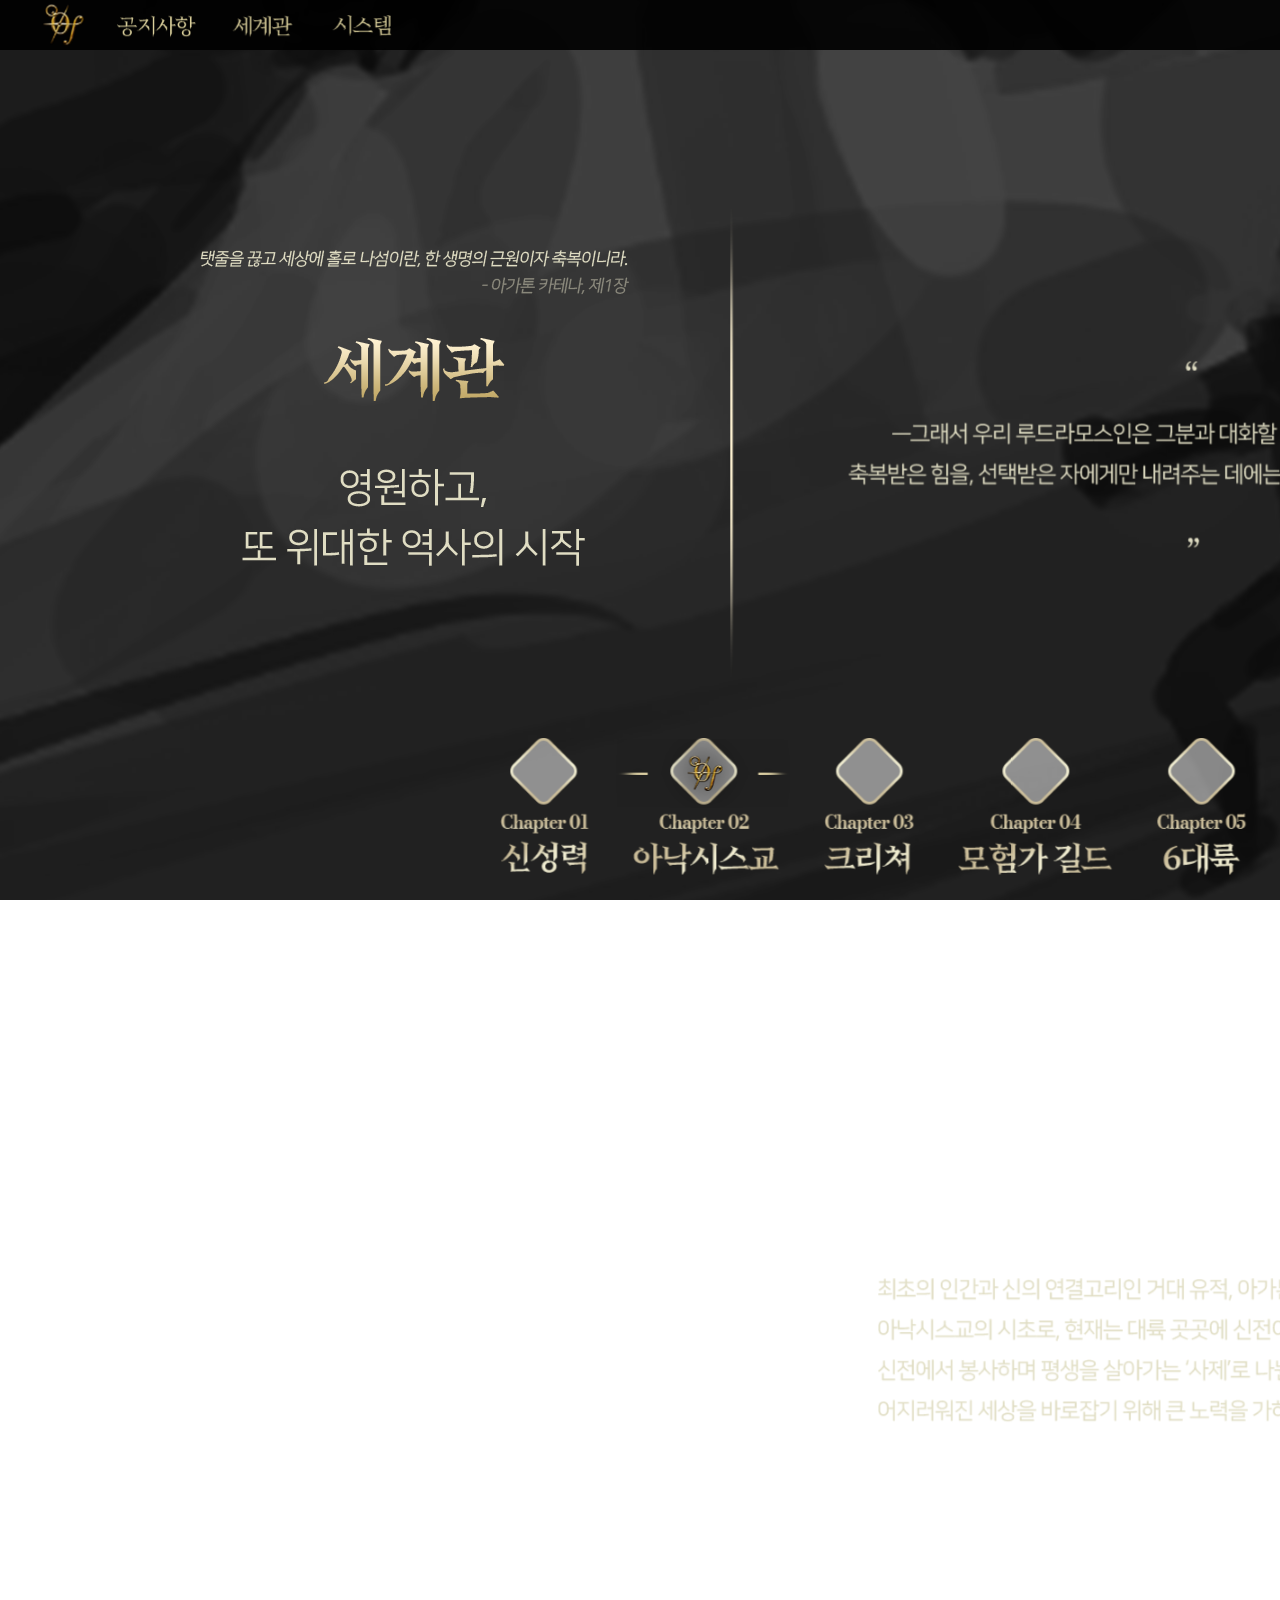
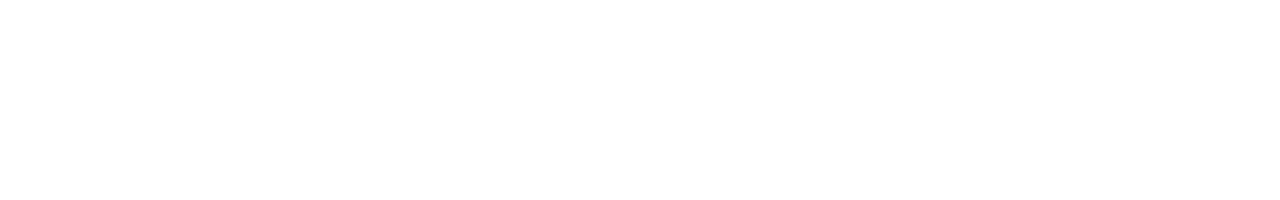
<file: world_sub02.html>
<!DOCTYPE html>
<html lang="ko">

<head>
    <meta charset="UTF-8">
    <meta http-equiv="X-UA-Compatible" content="IE=edge">
    <meta name="viewport" content="width=device-width, initial-scale=1.0">
    <link rel="stylesheet" href="world_sub02.css">

    <title>세계관</title>
</head>

<body>


    <!--상단-->
    <div class="nav">
        <div class="menu_text">
            <div class="notice"><a href="notice.html"><img src="notice.png"></a></div>
            <div class="world"><a href="world.html"><img src="world_top.png"></a></div>
            <div class="position"><a href="system.html"><img src="system_top.png"></a></div>
            <!-- <div class="system"><a href="system.html"><img src="system_top.png"></a></div> -->
        </div>

    </div>

    <!--상단sns-->

    <div class="sns_top">
        <div class="eng_logo"><a href="index.html"><img src="eng_logo.png"></a></div>
        <div class="twitter_top">
            <a href="https://twitter.com/origin_2023"><img src="twitter_top.png"></a>
        </div>
        <div class="band_top">
            <a href="https://band.us/band/90907714"><img src="band_top.png"></a>
        </div>
    </div>

    <!-- 고정부분 -->
    <div class="power_title"><img src="world_title.png"></div>

    <div class="power_line"><img src="world_line.png"></div>

    <div class="chapter01_ui" id="chapter01_ui" onmouseover="uiopen01()" onmouseout="uiclose()"><a href="world_sub01.html"><img src="select_ui.png"></a></div>
    <div class="chapter02_ui" id="chapter02_ui" onmouseover="uiopen02()" onmouseout="uiclose()"><a href="#"><img src="select_ui.png"></a></div>
    <div class="chapter03_ui" id="chapter03_ui" onmouseover="uiopen03()" onmouseout="uiclose()"><a href="world_sub03.html"><img src="select_ui.png"></a></div>
    <div class="chapter04_ui" id="chapter04_ui" onmouseover="uiopen04()" onmouseout="uiclose()"><a href="world_sub04.html"><img src="select_ui.png"></a></div>
    <div class="chapter05_ui" id="chapter05_ui" onmouseover="uiopen05()" onmouseout="uiclose()" onclick="mapopen()"><a href="#"><img src="select_ui.png"></a></div>
    <div class="chapter06_ui" id="chapter06_ui" onmouseover="uiopen06()" onmouseout="uiclose()"><a href="world_sub06.html"><img src="select_ui.png"></a></div>

    <!-- ui -->

    <div class="power_menu">

        
        <div class="chapter01" onmouseover="uiopen01()" onmouseout="uiclose()"><img src="world_chapter_01.png">
        </div>

        <div class="chapter02" onmouseover="uiopen02()" onmouseout="uiclose()"><img src="world_chapter_02.png">
        </div>

        <div class="chapter03" onmouseover="uiopen03()" onmouseout="uiclose()"><img src="world_chapter_03.png">
        </div>

        <div class="chapter04" onmouseover="uiopen04()" onmouseout="uiclose()"><img src="world_chapter_04.png">
        </div>

        <div class="chapter05" onmouseover="uiopen05()" onmouseout="uiclose()" onclick="mapopen()"><img src="world_chapter_05.png">
        </div>

        <div class="chapter06" onmouseover="uiopen06()" onmouseout="uiclose()"><img src="world_chapter_06.png">
        </div>

    </div>

    
    

        <div class="world_map" id="world_map">

            <!-- 맵버튼 -->
    <div class="world_click_01" id="world_click_01" onclick="mapnoteopen01()"><img src="world_map_click.png"></div>
    <div class="world_click_02" id="world_click_02" onclick="mapnoteopen02()"><img src="world_map_click.png"></div>
    <div class="world_click_03" id="world_click_03" onclick="mapnoteopen03()"><img src="world_map_click.png"></div>
    <div class="world_click_04" id="world_click_04" onclick="mapnoteopen04()"><img src="world_map_click.png"></div>
    <div class="world_click_05" id="world_click_05" onclick="mapnoteopen05()"><img src="world_map_click.png"></div>
    <div class="world_click_06" id="world_click_06" onclick="mapnoteopen06()"><img src="world_map_click.png"></div>

    <!-- 맵이미지 -->
    <div class="world_map_note" id="world_map_note">

        <div class="map_01" id="map_01">
            <div class="world_map_01" id="world_map_01" ><img src="world_map_01.png"></div>
            <div class="world_map_close_01" id="world_map_close_01" onclick="mapnoteclose01()"><img src="world_map_close.png"></div>
        </div>
        <div class="map_02" id="map_02">
            <div class="world_map_02" id="world_map_02"><img src="world_map_02.png"></div>
            <div class="world_map_close_02" id="world_map_close_02" onclick="mapnoteclose02()"><img src="world_map_close.png"></div>
        </div>

        <div class="map_03" id="map_03">
            <div class="world_map_03" id="world_map_03"><img src="world_map_03.png"></div>
            <div class="world_map_close_03" id="world_map_close_03" onclick="mapnoteclose03()"><img src="world_map_close.png"></div>
        </div>
        <div class="map_04" id="map_04">
            <div class="world_map_04" id="world_map_04"><img src="world_map_04.png"></div>
            <div class="world_map_close_04" id="world_map_close_04" onclick="mapnoteclose04()"><img src="world_map_close.png"></div>
        </div>
        
        <div class="map_05" id="map_05">
            <div class="world_map_05" id="world_map_05"><img src="world_map_05.png"></div>
            <div class="world_map_close_05" id="world_map_close_05" onclick="mapnoteclose05()"><img src="world_map_close.png"></div>
        </div>
        
        <div class="map_06" id="map_06">
            <div class="world_map_06" id="world_map_06"><img src="world_map_06.png"></div>
            <div class="world_map_close_06" id="world_map_close_06" onclick="mapnoteclose06()"><img src="world_map_close.png"></div>
        </div>

    </div>

            <div class="world_map_img"><img src="world_map_img.png"></div>
            <div class="world_map_img_close" onclick="mapclose()"><img src="world_map_close.png"></div>
            <div class="world_map_back"></div>

            
    
        <!-- 페이지 -->
    
        </div>
        <div class="section" id="section">
            <div class="world_01"><img src="world_text_02.png"></div>
        </div>
        <div class="section" id="section">
            <div class="world_02"><img src="world_text_03.png"></div>
        </div>
    

    <script>

        //맵 부연설명

        function mapnoteopen01() {
            document.getElementById('map_01').style.display = 'block';
        }

        function mapnoteopen02() {
            document.getElementById('map_02').style.display = 'block';
        }

        function mapnoteopen03() {
            document.getElementById('map_03').style.display = 'block';
        }

        function mapnoteopen04() {
            document.getElementById('map_04').style.display = 'block';
        }

        function mapnoteopen05() {
            document.getElementById('map_05').style.display = 'block';
        }

        function mapnoteopen06() {
            document.getElementById('map_06').style.display = 'block';
        }


        // 부연설명 닫기
        function mapnoteclose01() {
            document.getElementById('map_01').style.display = 'none';
        }

        function mapnoteclose02() {
            document.getElementById('map_02').style.display = 'none';
        }

        function mapnoteclose03() {
            document.getElementById('map_03').style.display = 'none';
        }

        function mapnoteclose04() {
            document.getElementById('map_04').style.display = 'none';
        }

        function mapnoteclose05() {
            document.getElementById('map_05').style.display = 'none';
        }

        function mapnoteclose06() {
            document.getElementById('map_06').style.display = 'none';
        }


        //chapter05eopen

        function mapopen() {
            document.getElementById('world_map').style.display = 'block';

        }

        function mapclose() {
            document.getElementById('world_map').style.display = 'none';

        }


        //마우스 오버

        // 챕1
        function uiopen01() {
            document.getElementById('chapter01_ui').style.opacity='100%';
            document.getElementById('chapter02_ui').style.opacity='0%';
            document.getElementById('chapter03_ui').style.opacity='0%';
            document.getElementById('chapter04_ui').style.opacity='0%';
            document.getElementById('chapter05_ui').style.opacity='0%';
            document.getElementById('chapter06_ui').style.opacity='0%';
        }
        function uiclose() {
            document.getElementById('chapter01_ui').style.opacity='0%';
            document.getElementById('chapter02_ui').style.opacity='100%';
            document.getElementById('chapter03_ui').style.opacity='0%';
            document.getElementById('chapter04_ui').style.opacity='0%';
            document.getElementById('chapter05_ui').style.opacity='0%';
            document.getElementById('chapter06_ui').style.opacity='0%';
        }
        // 챕2
        function uiopen02() {
            document.getElementById('chapter01_ui').style.opacity='0%';
            document.getElementById('chapter02_ui').style.opacity='100%';
            document.getElementById('chapter03_ui').style.opacity='0%';
            document.getElementById('chapter04_ui').style.opacity='0%';
            document.getElementById('chapter05_ui').style.opacity='0%';
            document.getElementById('chapter06_ui').style.opacity='0%';
        }

        
        // 챕3
        function uiopen03() {
            document.getElementById('chapter01_ui').style.opacity='0%';
            document.getElementById('chapter02_ui').style.opacity='0%';
            document.getElementById('chapter03_ui').style.opacity='100%';
            document.getElementById('chapter04_ui').style.opacity='0%';
            document.getElementById('chapter05_ui').style.opacity='0%';
            document.getElementById('chapter06_ui').style.opacity='0%';
        }

        
        // 챕4
        function uiopen04() {
            document.getElementById('chapter01_ui').style.opacity='0%';
            document.getElementById('chapter02_ui').style.opacity='0%';
            document.getElementById('chapter03_ui').style.opacity='0%';
            document.getElementById('chapter04_ui').style.opacity='100%';
            document.getElementById('chapter05_ui').style.opacity='0%';
            document.getElementById('chapter06_ui').style.opacity='0%';
        }

        
        // 챕5
        function uiopen05() {
            document.getElementById('chapter01_ui').style.opacity='0%';
            document.getElementById('chapter02_ui').style.opacity='0%';
            document.getElementById('chapter03_ui').style.opacity='0%';
            document.getElementById('chapter04_ui').style.opacity='0%';
            document.getElementById('chapter05_ui').style.opacity='100%';
            document.getElementById('chapter06_ui').style.opacity='0%';
        }

        
        // 챕6
        function uiopen06() {
            document.getElementById('chapter01_ui').style.opacity='0%';
            document.getElementById('chapter02_ui').style.opacity='0%';
            document.getElementById('chapter03_ui').style.opacity='0%';
            document.getElementById('chapter04_ui').style.opacity='0%';
            document.getElementById('chapter05_ui').style.opacity='0%';
            document.getElementById('chapter06_ui').style.opacity='100%';
        }



        // 스크롤 애니메이션
        window.onload = function () {
            const elm = document.querySelectorAll('.section');
            const elmCount = elm.length;
            elm.forEach(function (item, index) {
                item.addEventListener('mousewheel', function (event) {
                    event.preventDefault();
                    let delta = 0;

                    if (!event) event = window.event;
                    if (event.wheelDelta) {
                        delta = event.wheelDelta / 100;
                        if (window.opera) delta = -delta;
                    }
                    else if (event.detail)
                        delta = -event.detail / 3;

                    let moveTop = window.scrollY;
                    let elmSelector = elm[index];

                    // wheel down : move to next section
                    if (delta < 0) {
                        if (elmSelector !== elmCount - 1) {
                            try {
                                moveTop = window.pageYOffset + elmSelector.nextElementSibling.getBoundingClientRect().top;
                            } catch (e) { }
                        }
                    }
                    // wheel up : move to previous section
                    else {
                        if (elmSelector !== 0) {
                            try {
                                moveTop = window.pageYOffset + elmSelector.previousElementSibling.getBoundingClientRect().top;
                            } catch (e) { }
                        }
                    }

                    const body = document.querySelector('html');
                    window.scrollTo({ top: moveTop, left: 0, behavior: 'smooth' });
                });
            });
        }


    </script>







</body>

</html>
</file>
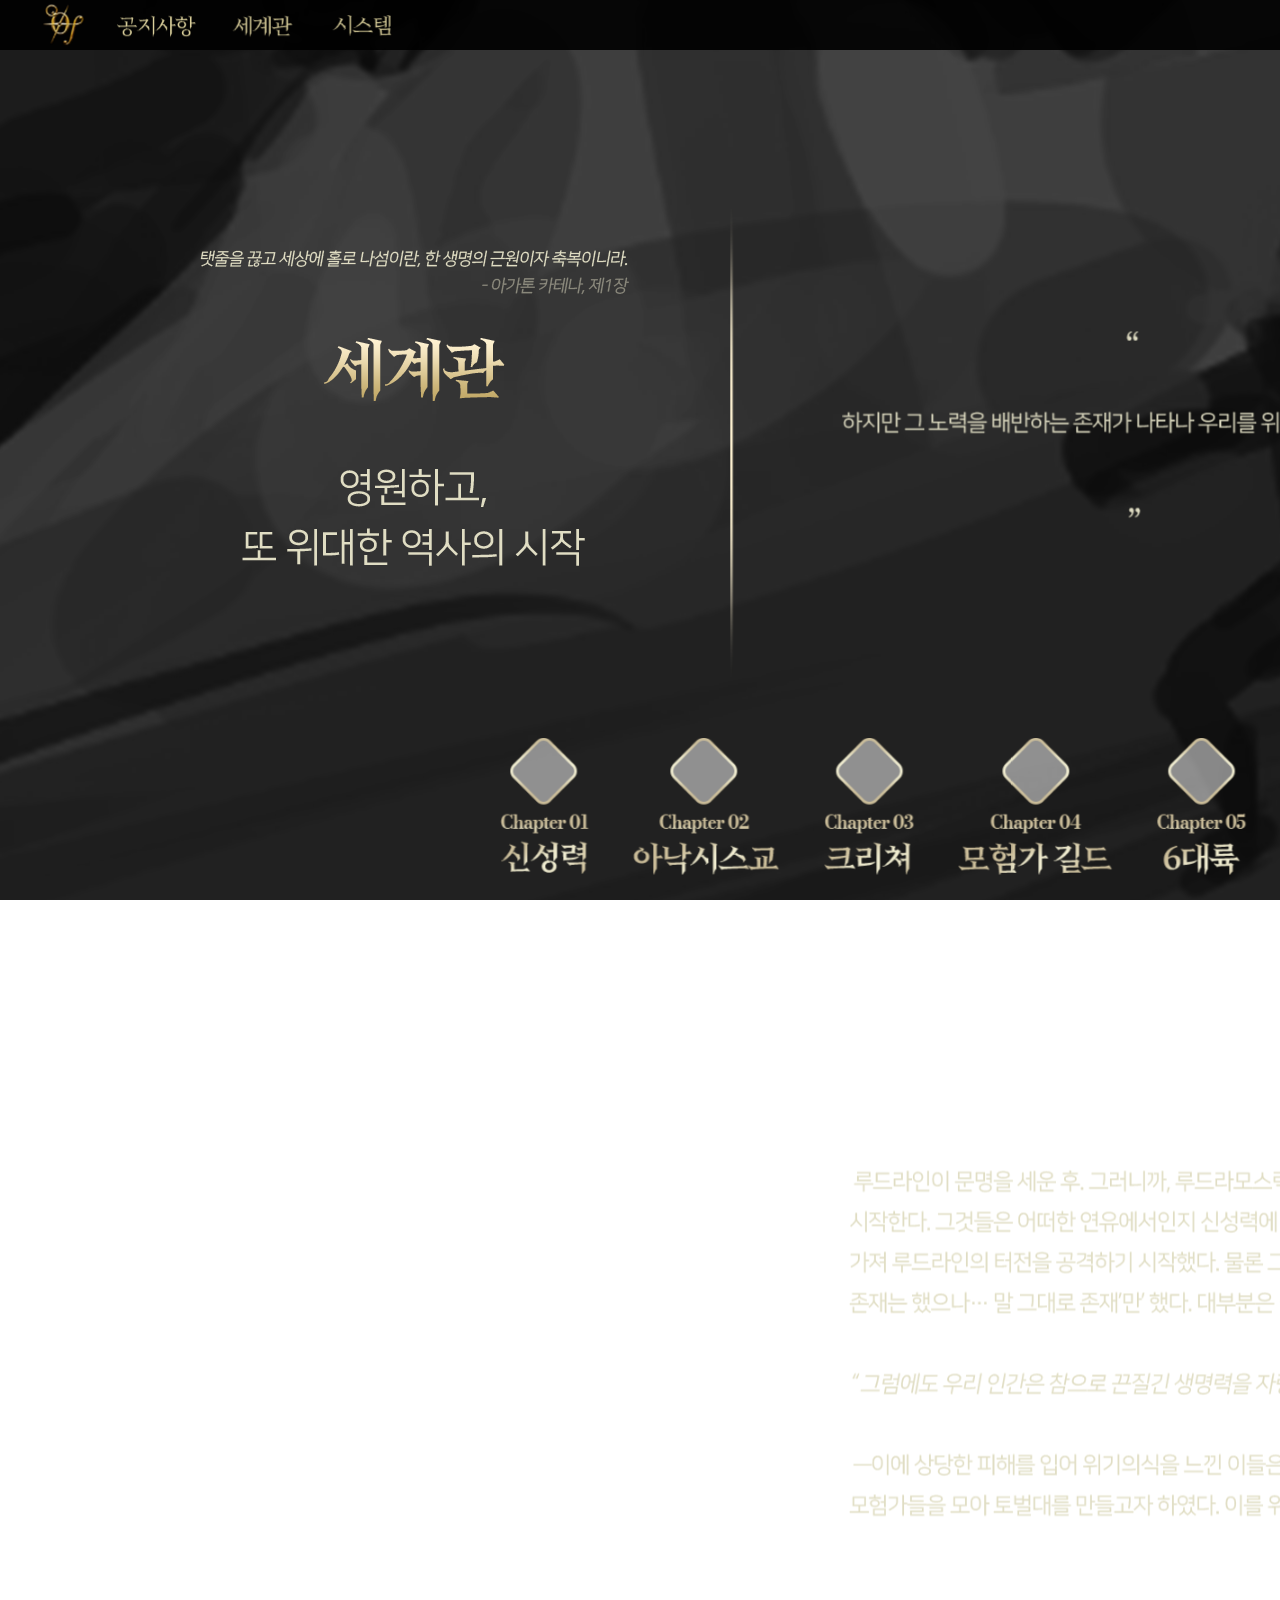
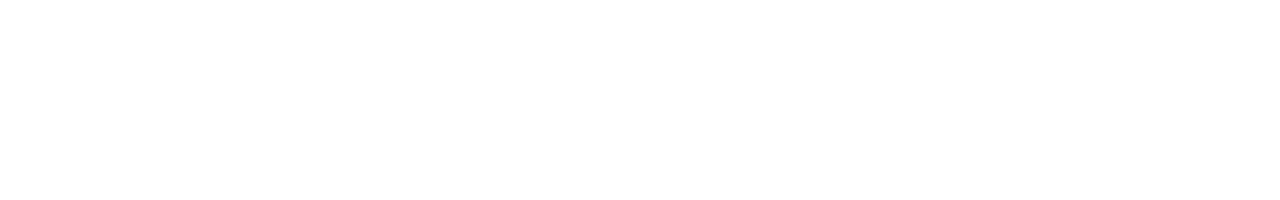
<file: world_sub03.html>
<!DOCTYPE html>
<html lang="ko">

<head>
    <meta charset="UTF-8">
    <meta http-equiv="X-UA-Compatible" content="IE=edge">
    <meta name="viewport" content="width=device-width, initial-scale=1.0">
    <link rel="stylesheet" href="world_sub03.css">

    <title>세계관</title>
</head>

<body>


    <!--상단-->
    <div class="nav">
        <div class="menu_text">
            <div class="notice"><a href="notice.html"><img src="notice.png"></a></div>
            <div class="world"><a href="world.html"><img src="world_top.png"></a></div>
            <div class="position"><a href="system.html"><img src="system_top.png"></a></div>
            <!-- <div class="system"><a href="system.html"><img src="system_top.png"></a></div> -->
        </div>

    </div>

    <!--상단sns-->

    <div class="sns_top">
        <div class="eng_logo"><a href="index.html"><img src="eng_logo.png"></a></div>
        <div class="twitter_top">
            <a href="https://twitter.com/origin_2023"><img src="twitter_top.png"></a>
        </div>
        <div class="band_top">
            <a href="https://band.us/band/90907714"><img src="band_top.png"></a>
        </div>
    </div>

    <!-- 고정부분 -->
    <div class="power_title"><img src="world_title.png"></div>

    <div class="power_line"><img src="world_line.png"></div>

    <div class="chapter01_ui" id="chapter01_ui" onmouseover="uiopen01()" onmouseout="uiclose()"><a href="world_sub01.html"><img src="select_ui.png"></a></div>
    <div class="chapter02_ui" id="chapter02_ui" onmouseover="uiopen02()" onmouseout="uiclose()"><a href="world_sub02.html"><img src="select_ui.png"></a></div>
    <div class="chapter03_ui" id="chapter03_ui" onmouseover="uiopen03()" onmouseout="uiclose()"><a href="#"><img src="select_ui.png"></a></div>
    <div class="chapter04_ui" id="chapter04_ui" onmouseover="uiopen04()" onmouseout="uiclose()"><a href="world_sub04.html"><img src="select_ui.png"></a></div>
    <div class="chapter05_ui" id="chapter05_ui" onmouseover="uiopen05()" onmouseout="uiclose()" onclick="mapopen()"><a href="#"><img src="select_ui.png"></a></div>
    <div class="chapter06_ui" id="chapter06_ui" onmouseover="uiopen06()" onmouseout="uiclose()"><a href="world_sub06.html"><img src="select_ui.png"></a></div>

    <!-- ui -->

    <div class="power_menu">

        
        <div class="chapter01" onmouseover="uiopen01()" onmouseout="uiclose01()"><img src="world_chapter_01.png">
        </div>

        <div class="chapter02" onmouseover="uiopen02()" onmouseout="uiclose01()"><img src="world_chapter_02.png">
        </div>

        <div class="chapter03"><img src="world_chapter_03.png">
        </div>

        <div class="chapter04" onmouseover="uiopen04()" onmouseout="uiclose01()"><img src="world_chapter_04.png">
        </div>

        <div class="chapter05" onmouseover="uiopen05()" onmouseout="uiclose01()" onclick="mapopen()"><img src="world_chapter_05.png">
        </div>

        <div class="chapter06" onmouseover="uiopen06()" onmouseout="uiclose01()"><img src="world_chapter_06.png">
        </div>

    </div>
    <!-- 이거 지도 -->
    <div class="world_map" id="world_map">

        <!-- 맵버튼 -->
        <div class="world_click_01" id="world_click_01" onclick="mapnoteopen01()"><img src="world_map_click.png"></div>
        <div class="world_click_02" id="world_click_02" onclick="mapnoteopen02()"><img src="world_map_click.png"></div>
        <div class="world_click_03" id="world_click_03" onclick="mapnoteopen03()"><img src="world_map_click.png"></div>
        <div class="world_click_04" id="world_click_04" onclick="mapnoteopen04()"><img src="world_map_click.png"></div>
        <div class="world_click_05" id="world_click_05" onclick="mapnoteopen05()"><img src="world_map_click.png"></div>
        <div class="world_click_06" id="world_click_06" onclick="mapnoteopen06()"><img src="world_map_click.png"></div>

        <!-- 맵이미지 -->
        <div class="world_map_note" id="world_map_note">

            <div class="map_01" id="map_01">
                <div class="world_map_01" id="world_map_01" ><img src="world_map_01.png"></div>
                <div class="world_map_close_01" id="world_map_close_01" onclick="mapnoteclose01()"><img src="world_map_close.png"></div>
            </div>
            <div class="map_02" id="map_02">
                <div class="world_map_02" id="world_map_02"><img src="world_map_02.png"></div>
                <div class="world_map_close_02" id="world_map_close_02" onclick="mapnoteclose02()"><img src="world_map_close.png"></div>
            </div>

            <div class="map_03" id="map_03">
                <div class="world_map_03" id="world_map_03"><img src="world_map_03.png"></div>
                <div class="world_map_close_03" id="world_map_close_03" onclick="mapnoteclose03()"><img src="world_map_close.png"></div>
            </div>
            <div class="map_04" id="map_04">
                <div class="world_map_04" id="world_map_04"><img src="world_map_04.png"></div>
                <div class="world_map_close_04" id="world_map_close_04" onclick="mapnoteclose04()"><img src="world_map_close.png"></div>
            </div>
            
            <div class="map_05" id="map_05">
                <div class="world_map_05" id="world_map_05"><img src="world_map_05.png"></div>
                <div class="world_map_close_05" id="world_map_close_05" onclick="mapnoteclose05()"><img src="world_map_close.png"></div>
            </div>
            
            <div class="map_06" id="map_06">
                <div class="world_map_06" id="world_map_06"><img src="world_map_06.png"></div>
                <div class="world_map_close_06" id="world_map_close_06" onclick="mapnoteclose06()"><img src="world_map_close.png"></div>
            </div>
    
        </div>

        
        <div class="world_map_img"><img src="world_map_img.png"></div>
        <div class="world_map_img_close" onclick="mapclose()"><img src="world_map_close.png"></div>
        <div class="world_map_back"></div>
    </div>

    <!-- 여기에 스크롤 내용넣기 -->

        <div class="section">
            <div class="world_01"><img src="world_text_04.png"></div>
        </div>
        <div class="section">
            <div class="world_02"><img src="world_text_05.png"></div>
        </div>

    <script>

        //맵 부연설명

        function mapnoteopen01() {
            document.getElementById('map_01').style.display = 'block';
        }

        function mapnoteopen02() {
            document.getElementById('map_02').style.display = 'block';
        }

        function mapnoteopen03() {
            document.getElementById('map_03').style.display = 'block';
        }

        function mapnoteopen04() {
            document.getElementById('map_04').style.display = 'block';
        }

        function mapnoteopen05() {
            document.getElementById('map_05').style.display = 'block';
        }

        function mapnoteopen06() {
            document.getElementById('map_06').style.display = 'block';
        }


        // 부연설명 닫기
        function mapnoteclose01() {
            document.getElementById('map_01').style.display = 'none';
        }

        function mapnoteclose02() {
            document.getElementById('map_02').style.display = 'none';
        }

        function mapnoteclose03() {
            document.getElementById('map_03').style.display = 'none';
        }

        function mapnoteclose04() {
            document.getElementById('map_04').style.display = 'none';
        }

        function mapnoteclose05() {
            document.getElementById('map_05').style.display = 'none';
        }

        function mapnoteclose06() {
            document.getElementById('map_06').style.display = 'none';
        }

        //chapter05eopen

        function mapopen() {
            document.getElementById('world_map').style.display = 'block';

        }

        function mapclose() {
            document.getElementById('world_map').style.display = 'none';

        }

        //마우스 오버

        // 챕1
        function uiopen01() {
            document.getElementById('chapter01_ui').style.opacity='100%';
            document.getElementById('chapter02_ui').style.opacity='0%';
            document.getElementById('chapter03_ui').style.opacity='0%';
            document.getElementById('chapter04_ui').style.opacity='0%';
            document.getElementById('chapter05_ui').style.opacity='0%';
            document.getElementById('chapter06_ui').style.opacity='0%';
        }
        function uiclose() {
            document.getElementById('chapter01_ui').style.opacity='0%';
            document.getElementById('chapter02_ui').style.opacity='0%';
            document.getElementById('chapter03_ui').style.opacity='100%';
            document.getElementById('chapter04_ui').style.opacity='0%';
            document.getElementById('chapter05_ui').style.opacity='0%';
            document.getElementById('chapter06_ui').style.opacity='0%';
        }
        // 챕2
        function uiopen02() {
            document.getElementById('chapter01_ui').style.opacity='0%';
            document.getElementById('chapter02_ui').style.opacity='100%';
            document.getElementById('chapter03_ui').style.opacity='0%';
            document.getElementById('chapter04_ui').style.opacity='0%';
            document.getElementById('chapter05_ui').style.opacity='0%';
            document.getElementById('chapter06_ui').style.opacity='0%';
        }

        
        // 챕3
        function uiopen03() {
            document.getElementById('chapter01_ui').style.opacity='0%';
            document.getElementById('chapter02_ui').style.opacity='0%';
            document.getElementById('chapter03_ui').style.opacity='100%';
            document.getElementById('chapter04_ui').style.opacity='0%';
            document.getElementById('chapter05_ui').style.opacity='0%';
            document.getElementById('chapter06_ui').style.opacity='0%';
        }

        
        // 챕4
        function uiopen04() {
            document.getElementById('chapter01_ui').style.opacity='0%';
            document.getElementById('chapter02_ui').style.opacity='0%';
            document.getElementById('chapter03_ui').style.opacity='0%';
            document.getElementById('chapter04_ui').style.opacity='100%';
            document.getElementById('chapter05_ui').style.opacity='0%';
            document.getElementById('chapter06_ui').style.opacity='0%';
        }

        
        // 챕5
        function uiopen05() {
            document.getElementById('chapter01_ui').style.opacity='0%';
            document.getElementById('chapter02_ui').style.opacity='0%';
            document.getElementById('chapter03_ui').style.opacity='0%';
            document.getElementById('chapter04_ui').style.opacity='0%';
            document.getElementById('chapter05_ui').style.opacity='100%';
            document.getElementById('chapter06_ui').style.opacity='0%';
        }

        
        // 챕6
        function uiopen06() {
            document.getElementById('chapter01_ui').style.opacity='0%';
            document.getElementById('chapter02_ui').style.opacity='0%';
            document.getElementById('chapter03_ui').style.opacity='0%';
            document.getElementById('chapter04_ui').style.opacity='0%';
            document.getElementById('chapter05_ui').style.opacity='0%';
            document.getElementById('chapter06_ui').style.opacity='100%';
        }


        // 스크롤 애니메이션
        window.onload = function () {
            const elm = document.querySelectorAll('.section');
            const elmCount = elm.length;
            elm.forEach(function (item, index) {
                item.addEventListener('mousewheel', function (event) {
                    event.preventDefault();
                    let delta = 0;

                    if (!event) event = window.event;
                    if (event.wheelDelta) {
                        delta = event.wheelDelta / 100;
                        if (window.opera) delta = -delta;
                    }
                    else if (event.detail)
                        delta = -event.detail / 3;

                    let moveTop = window.scrollY;
                    let elmSelector = elm[index];

                    // wheel down : move to next section
                    if (delta < 0) {
                        if (elmSelector !== elmCount - 1) {
                            try {
                                moveTop = window.pageYOffset + elmSelector.nextElementSibling.getBoundingClientRect().top;
                            } catch (e) { }
                        }
                    }
                    // wheel up : move to previous section
                    else {
                        if (elmSelector !== 0) {
                            try {
                                moveTop = window.pageYOffset + elmSelector.previousElementSibling.getBoundingClientRect().top;
                            } catch (e) { }
                        }
                    }

                    const body = document.querySelector('html');
                    window.scrollTo({ top: moveTop, left: 0, behavior: 'smooth' });
                });
            });
        }


    </script>







</body>

</html>
</file>
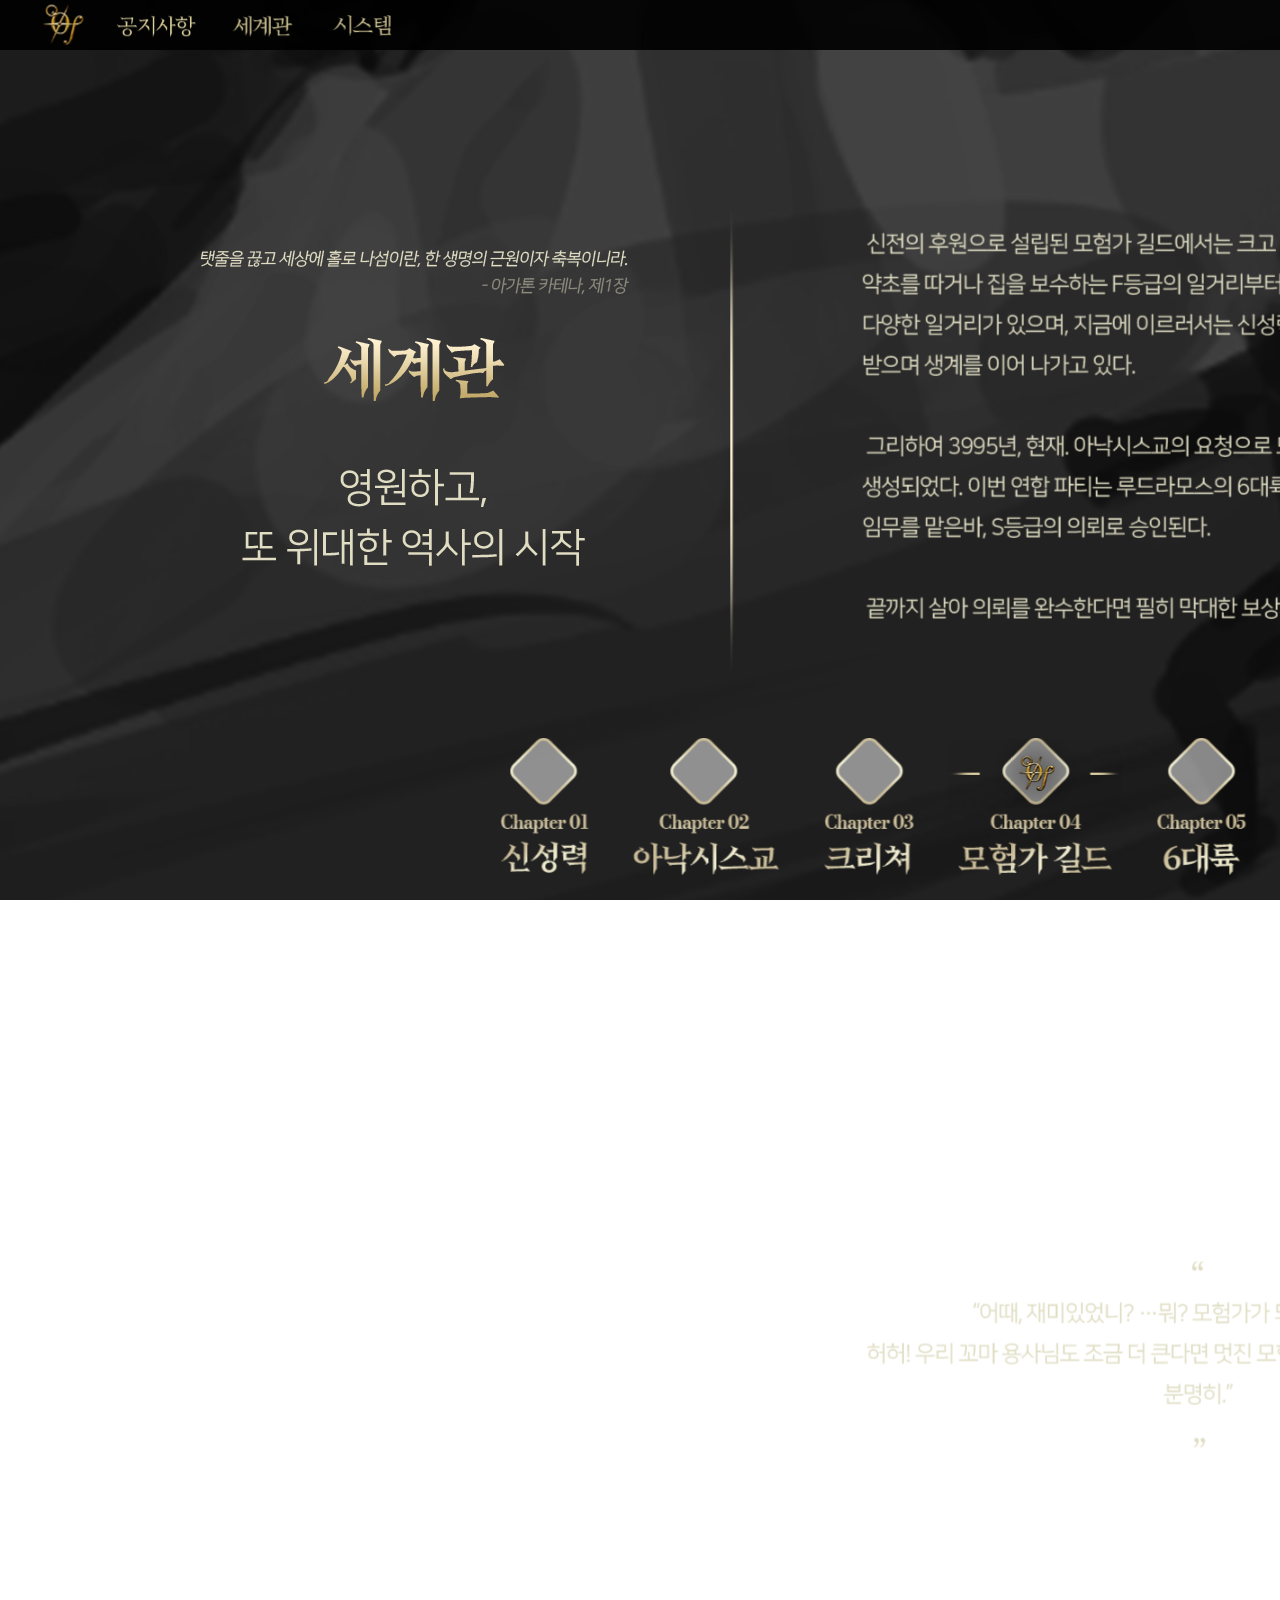
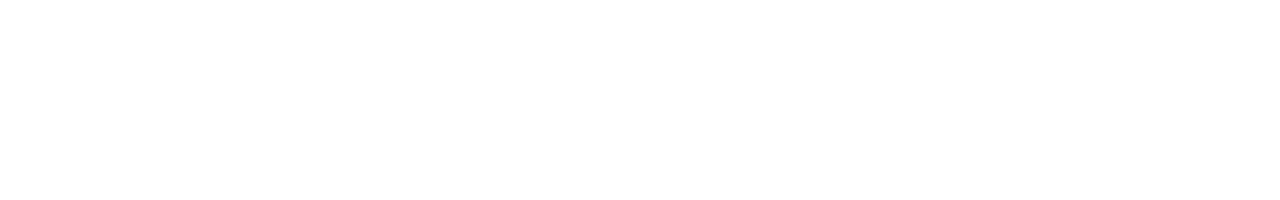
<file: world_sub04.html>
<!DOCTYPE html>
<html lang="ko">

<head>
    <meta charset="UTF-8">
    <meta http-equiv="X-UA-Compatible" content="IE=edge">
    <meta name="viewport" content="width=device-width, initial-scale=1.0">
    <link rel="stylesheet" href="world_sub04.css">

    <title>세계관</title>
</head>

<body>


    <!--상단-->
    <div class="nav">
        <div class="menu_text">
            <div class="notice"><a href="notice.html"><img src="notice.png"></a></div>
            <div class="world"><a href="world.html"><img src="world_top.png"></a></div>
            <div class="position"><a href="system.html"><img src="system_top.png"></a></div>
            <!-- <div class="system"><a href="system.html"><img src="system_top.png"></a></div> -->
        </div>

    </div>

    <!--상단sns-->

    <div class="sns_top">
        <div class="eng_logo"><a href="index.html"><img src="eng_logo.png"></a></div>
        <div class="twitter_top">
            <a href="https://twitter.com/origin_2023"><img src="twitter_top.png"></a>
        </div>
        <div class="band_top">
            <a href="https://band.us/band/90907714"><img src="band_top.png"></a>
        </div>
    </div>

    <!-- 고정부분 -->

    <div class="fixed" id="fixed">
        <div class="power_title"><img src="world_title.png"></div>

        <div class="power_line"><img src="world_line.png"></div>

        <div class="chapter01_ui" id="chapter01_ui" onmouseover="uiopen01()" onmouseout="uiclose()"><a href="world_sub01.html"><img src="select_ui.png"></a></div>
    <div class="chapter02_ui" id="chapter02_ui" onmouseover="uiopen02()" onmouseout="uiclose()"><a href="world_sub02.html"><img src="select_ui.png"></a></div>
    <div class="chapter03_ui" id="chapter03_ui" onmouseover="uiopen03()" onmouseout="uiclose()"><a href="world_sub03.html"><img src="select_ui.png"></a></div>
    <div class="chapter04_ui" id="chapter04_ui" onmouseover="uiopen04()" onmouseout="uiclose()"><a href="#"><img src="select_ui.png"></a></div>
    <div class="chapter05_ui" id="chapter05_ui" onmouseover="uiopen05()" onmouseout="uiclose()" onclick="mapopen()"><a href="#"><img src="select_ui.png"></a></div>
    <div class="chapter06_ui" id="chapter06_ui" onmouseover="uiopen06()" onmouseout="uiclose()"><a href="world_sub06.html"><img src="select_ui.png"></a></div>
    </div>
    <!-- ui -->

    <div class="power_menu">


        <div class="chapter01" onmouseover="uiopen01()" onmouseout="uiclose()"><img src="world_chapter_01.png">
        </div>

        <div class="chapter02" onmouseover="uiopen02()" onmouseout="uiclose()"><img src="world_chapter_02.png">
        </div>

        <div class="chapter03" onmouseover="uiopen03()" onmouseout="uiclose()"><img src="world_chapter_03.png">
        </div>

        <div class="chapter04"><img src="world_chapter_04.png">
        </div>

        <div class="chapter05" onmouseover="uiopen05()" onmouseout="uiclose()" onclick="mapopen()"><img src="world_chapter_05.png">
        </div>

        <div class="chapter06" onmouseover="uiopen06()" onmouseout="uiclose()"><img src="world_chapter_06.png">
        </div>

    </div>

    <!-- 이거 지도 -->
    <div class="world_map" id="world_map">

        <!-- 맵버튼 -->
        <div class="world_click_01" id="world_click_01" onclick="mapnoteopen01()"><img src="world_map_click.png"></div>
        <div class="world_click_02" id="world_click_02" onclick="mapnoteopen02()"><img src="world_map_click.png"></div>
        <div class="world_click_03" id="world_click_03" onclick="mapnoteopen03()"><img src="world_map_click.png"></div>
        <div class="world_click_04" id="world_click_04" onclick="mapnoteopen04()"><img src="world_map_click.png"></div>
        <div class="world_click_05" id="world_click_05" onclick="mapnoteopen05()"><img src="world_map_click.png"></div>
        <div class="world_click_06" id="world_click_06" onclick="mapnoteopen06()"><img src="world_map_click.png"></div>

        <!-- 맵이미지 -->
        <div class="world_map_note" id="world_map_note">

            <div class="map_01" id="map_01">
                <div class="world_map_01" id="world_map_01" ><img src="world_map_01.png"></div>
                <div class="world_map_close_01" id="world_map_close_01" onclick="mapnoteclose01()"><img src="world_map_close.png"></div>
            </div>
            <div class="map_02" id="map_02">
                <div class="world_map_02" id="world_map_02"><img src="world_map_02.png"></div>
                <div class="world_map_close_02" id="world_map_close_02" onclick="mapnoteclose02()"><img src="world_map_close.png"></div>
            </div>

            <div class="map_03" id="map_03">
                <div class="world_map_03" id="world_map_03"><img src="world_map_03.png"></div>
                <div class="world_map_close_03" id="world_map_close_03" onclick="mapnoteclose03()"><img src="world_map_close.png"></div>
            </div>
            <div class="map_04" id="map_04">
                <div class="world_map_04" id="world_map_04"><img src="world_map_04.png"></div>
                <div class="world_map_close_04" id="world_map_close_04" onclick="mapnoteclose04()"><img src="world_map_close.png"></div>
            </div>
            
            <div class="map_05" id="map_05">
                <div class="world_map_05" id="world_map_05"><img src="world_map_05.png"></div>
                <div class="world_map_close_05" id="world_map_close_05" onclick="mapnoteclose05()"><img src="world_map_close.png"></div>
            </div>
            
            <div class="map_06" id="map_06">
                <div class="world_map_06" id="world_map_06"><img src="world_map_06.png"></div>
                <div class="world_map_close_06" id="world_map_close_06" onclick="mapnoteclose06()"><img src="world_map_close.png"></div>
            </div>
    
        </div>

        <div class="world_map_img"><img src="world_map_img.png"></div>
        <div class="world_map_img_close" onclick="mapclose()"><img src="world_map_close.png"></div>
        <div class="world_map_back"></div>
    </div>
    <!-- 페이지 -->

    
    <div class="section" id="section">
        <div class="world_01"><img src="world_text_06.png"></div>
    </div>
    <div class="section" id="section">
        <div class="world_02"><img src="world_text_07.png"></div>
    </div>


    <script>

        //맵 부연설명

        function mapnoteopen01() {
            document.getElementById('map_01').style.display = 'block';
        }

        function mapnoteopen02() {
            document.getElementById('map_02').style.display = 'block';
        }

        function mapnoteopen03() {
            document.getElementById('map_03').style.display = 'block';
        }

        function mapnoteopen04() {
            document.getElementById('map_04').style.display = 'block';
        }

        function mapnoteopen05() {
            document.getElementById('map_05').style.display = 'block';
        }

        function mapnoteopen06() {
            document.getElementById('map_06').style.display = 'block';
        }


        // 부연설명 닫기
        function mapnoteclose01() {
            document.getElementById('map_01').style.display = 'none';
        }

        function mapnoteclose02() {
            document.getElementById('map_02').style.display = 'none';
        }

        function mapnoteclose03() {
            document.getElementById('map_03').style.display = 'none';
        }

        function mapnoteclose04() {
            document.getElementById('map_04').style.display = 'none';
        }

        function mapnoteclose05() {
            document.getElementById('map_05').style.display = 'none';
        }

        function mapnoteclose06() {
            document.getElementById('map_06').style.display = 'none';
        }


        //chapter05eopen

        function mapopen() {
            document.getElementById('world_map').style.display = 'block';

        }

        function mapclose() {
            document.getElementById('world_map').style.display = 'none';

        }

        //마우스 오버


        // 챕1
        function uiopen01() {
            document.getElementById('chapter01_ui').style.opacity='100%';
            document.getElementById('chapter02_ui').style.opacity='0%';
            document.getElementById('chapter03_ui').style.opacity='0%';
            document.getElementById('chapter04_ui').style.opacity='0%';
            document.getElementById('chapter05_ui').style.opacity='0%';
            document.getElementById('chapter06_ui').style.opacity='0%';
        }
        function uiclose() {
            document.getElementById('chapter01_ui').style.opacity='0%';
            document.getElementById('chapter02_ui').style.opacity='0%';
            document.getElementById('chapter03_ui').style.opacity='0%';
            document.getElementById('chapter04_ui').style.opacity='100%';
            document.getElementById('chapter05_ui').style.opacity='0%';
            document.getElementById('chapter06_ui').style.opacity='0%';
        }
        // 챕2
        function uiopen02() {
            document.getElementById('chapter01_ui').style.opacity='0%';
            document.getElementById('chapter02_ui').style.opacity='100%';
            document.getElementById('chapter03_ui').style.opacity='0%';
            document.getElementById('chapter04_ui').style.opacity='0%';
            document.getElementById('chapter05_ui').style.opacity='0%';
            document.getElementById('chapter06_ui').style.opacity='0%';
        }

        
        // 챕3
        function uiopen03() {
            document.getElementById('chapter01_ui').style.opacity='0%';
            document.getElementById('chapter02_ui').style.opacity='0%';
            document.getElementById('chapter03_ui').style.opacity='100%';
            document.getElementById('chapter04_ui').style.opacity='0%';
            document.getElementById('chapter05_ui').style.opacity='0%';
            document.getElementById('chapter06_ui').style.opacity='0%';
        }

        
        // 챕4
        function uiopen04() {
            document.getElementById('chapter01_ui').style.opacity='0%';
            document.getElementById('chapter02_ui').style.opacity='0%';
            document.getElementById('chapter03_ui').style.opacity='0%';
            document.getElementById('chapter04_ui').style.opacity='100%';
            document.getElementById('chapter05_ui').style.opacity='0%';
            document.getElementById('chapter06_ui').style.opacity='0%';
        }

        
        // 챕5
        function uiopen05() {
            document.getElementById('chapter01_ui').style.opacity='0%';
            document.getElementById('chapter02_ui').style.opacity='0%';
            document.getElementById('chapter03_ui').style.opacity='0%';
            document.getElementById('chapter04_ui').style.opacity='0%';
            document.getElementById('chapter05_ui').style.opacity='100%';
            document.getElementById('chapter06_ui').style.opacity='0%';
        }

        
        // 챕6
        function uiopen06() {
            document.getElementById('chapter01_ui').style.opacity='0%';
            document.getElementById('chapter02_ui').style.opacity='0%';
            document.getElementById('chapter03_ui').style.opacity='0%';
            document.getElementById('chapter04_ui').style.opacity='0%';
            document.getElementById('chapter05_ui').style.opacity='0%';
            document.getElementById('chapter06_ui').style.opacity='100%';
        }





        // 스크롤 애니메이션
        window.onload = function () {
            const elm = document.querySelectorAll('.section');
            const elmCount = elm.length;
            elm.forEach(function (item, index) {
                item.addEventListener('mousewheel', function (event) {
                    event.preventDefault();
                    let delta = 0;

                    if (!event) event = window.event;
                    if (event.wheelDelta) {
                        delta = event.wheelDelta / 100;
                        if (window.opera) delta = -delta;
                    }
                    else if (event.detail)
                        delta = -event.detail / 3;

                    let moveTop = window.scrollY;
                    let elmSelector = elm[index];

                    // wheel down : move to next section
                    if (delta < 0) {
                        if (elmSelector !== elmCount - 1) {
                            try {
                                moveTop = window.pageYOffset + elmSelector.nextElementSibling.getBoundingClientRect().top;
                            } catch (e) { }
                        }
                    }
                    // wheel up : move to previous section
                    else {
                        if (elmSelector !== 0) {
                            try {
                                moveTop = window.pageYOffset + elmSelector.previousElementSibling.getBoundingClientRect().top;
                            } catch (e) { }
                        }
                    }

                    const body = document.querySelector('html');
                    window.scrollTo({ top: moveTop, left: 0, behavior: 'smooth' });
                });
            });
        }


    </script>







</body>

</html>
</file>
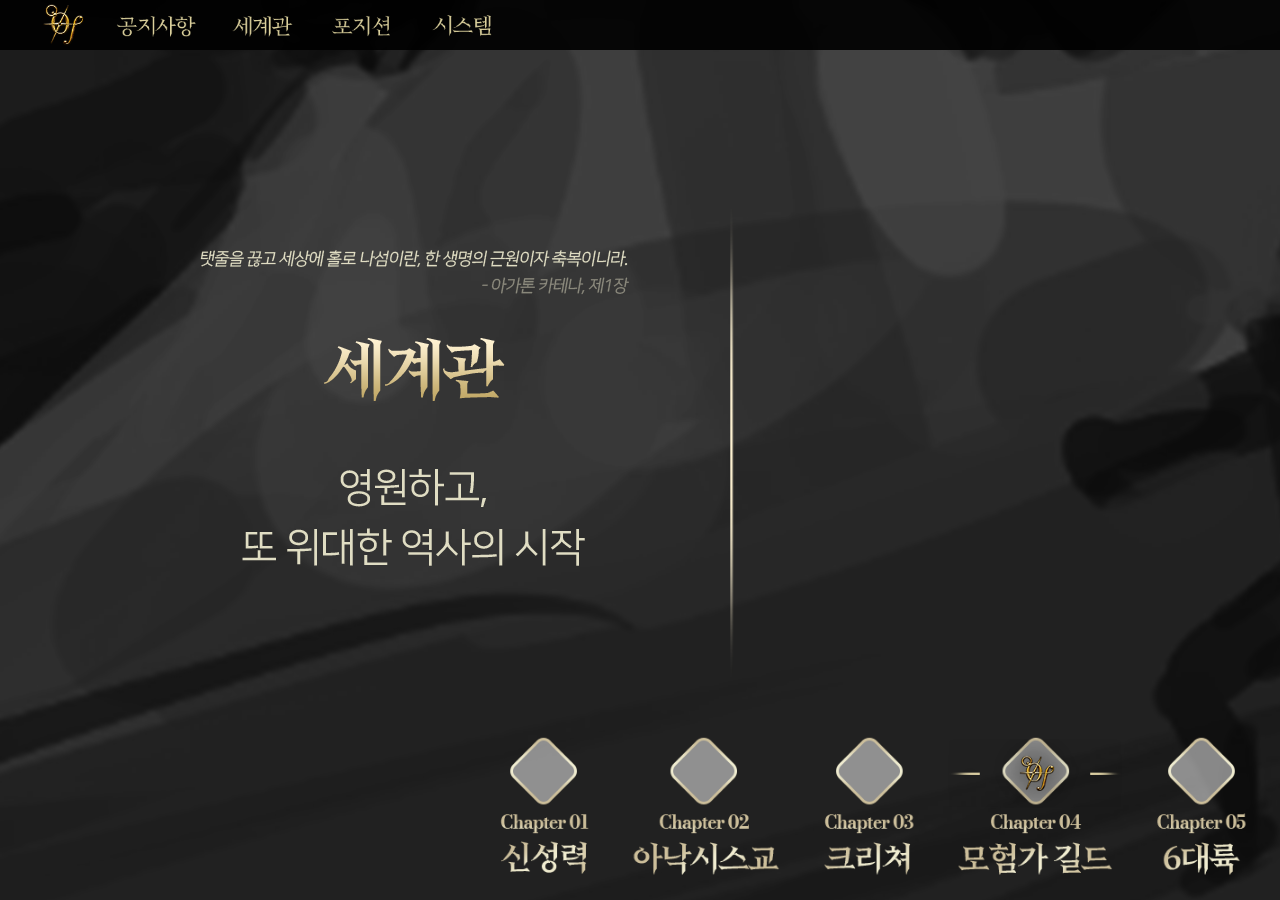
<file: world_sub05.html>
<!DOCTYPE html>
<html lang="ko">

<head>
    <meta charset="UTF-8">
    <meta http-equiv="X-UA-Compatible" content="IE=edge">
    <meta name="viewport" content="width=device-width, initial-scale=1.0">
    <link rel="stylesheet" href="world_sub05.css">

    <title>세계관</title>
</head>

<body>


    <!--상단-->
    <div class="nav">
        <div class="menu_text">
            <div class="notice"><a href="notice.html"><img src="notice.png"></a></div>
            <div class="world"><a href="world.html"><img src="world_top.png"></a></div>
            <div class="position"><a href="position.html"><img src="story_top.png"></a></div>
            <div class="system"><a href="system.html"><img src="system_top.png"></a></div>
        </div>

    </div>

    <!--상단sns-->

    <div class="sns_top">
        <div class="eng_logo"><a href="index.html"><img src="eng_logo.png"></a></div>
        <div class="twitter_top">
            <a href="https://twitter.com/origin_2023"><img src="twitter_top.png"></a>
        </div>
        <div class="band_top">
            <a href="https://band.us/band/90907714"><img src="band_top.png"></a>
        </div>
    </div>

    <!-- 고정부분 -->
    <div class="power_title"><img src="world_title.png"></div>

    <div class="power_line"><img src="world_line.png"></div>

    <div class="chapter01_ui" id="chapter01_ui"><a href="world_sub01.html"><img src="select_ui.png"></a></div>
    <div class="chapter02_ui" id="chapter02_ui"><a href="world_sub02.html"><img src="select_ui.png"></a></div>
    <div class="chapter03_ui" id="chapter03_ui"><a href="#"><img src="select_ui.png"></a></div>
    <div class="chapter04_ui" id="chapter04_ui"><a href="world_sub04.html"><img src="select_ui.png"></a></div>
    <div class="chapter05_ui" id="chapter05_ui"><a href="world_sub05.html"><img src="select_ui.png"></a></div>
    <div class="chapter06_ui" id="chapter06_ui"><a href="world_sub06.html"><img src="select_ui.png"></a></div>

    <!-- ui -->

    <div class="power_menu">

        
        <div class="chapter01" onmouseover="uiopen01()" onmouseout="uiclose()"><img src="world_chapter_01.png">
        </div>

        <div class="chapter02" onmouseover="uiopen02()" onmouseout="uiclose()"><img src="world_chapter_02.png">
        </div>

        <div class="chapter03" onmouseover="uiopen03()" onmouseout="uiclose()"><img src="world_chapter_03.png">
        </div>

        <div class="chapter04" onmouseover="uiopen04()" onmouseout="uiclose()"><img src="world_chapter_04.png">
        </div>

        <div class="chapter05" onmouseover="uiopen05()" onmouseout="uiclose()"><img src="world_chapter_05.png">
        </div>

        <div class="chapter06" onmouseover="uiopen06()" onmouseout="uiclose()"><img src="world_chapter_06.png">
        </div>

    </div>

    <!-- 여기에 스크롤 내용넣기 -->

    <div class="chapter01_page" id="chapter01_page">
    </div>

    <script>

        //마우스 오버

        // 챕1
        function uiopen01() {
            document.getElementById('chapter01_ui').style.display = 'block';
            document.getElementById('chapter02_ui').style.display = 'none';
            document.getElementById('chapter03_ui').style.display = 'none';
            document.getElementById('chapter04_ui').style.display = 'none';
            document.getElementById('chapter05_ui').style.display = 'none';
            document.getElementById('chapter06_ui').style.display = 'none';

        }

        function uiclose() {
            document.getElementById('chapter01_ui').style.display = 'none';
            document.getElementById('chapter02_ui').style.display = 'none';
            document.getElementById('chapter03_ui').style.display = 'none';
            document.getElementById('chapter04_ui').style.display = 'none';
            document.getElementById('chapter05_ui').style.display = 'block';
            document.getElementById('chapter06_ui').style.display = 'none';
        }
        // 챕2
        function uiopen02() {
            document.getElementById('chapter02_ui').style.display = 'block';
        }

        function uiclose02() {
            document.getElementById('chapter02_ui').style.display = 'none';
        }
        // 챕3
        function uiopen03() {
            document.getElementById('chapter03_ui').style.display = 'block';
            document.getElementById('chapter02_ui').style.display = 'none';

        }

        function uiclose03() {
            document.getElementById('chapter03_ui').style.display = 'none';
            document.getElementById('chapter02_ui').style.display = 'block';

        }
        // 챕4
        function uiopen04() {
            document.getElementById('chapter04_ui').style.display = 'block';
            document.getElementById('chapter02_ui').style.display = 'none';

        }

        function uiclose04() {
            document.getElementById('chapter04_ui').style.display = 'none';
            document.getElementById('chapter02_ui').style.display = 'block';

        }

        // 챕5
        function uiopen05() {
            document.getElementById('chapter05_ui').style.display = 'block';
            document.getElementById('chapter02_ui').style.display = 'none';

        }

        function uiclose05() {
            document.getElementById('chapter05_ui').style.display = 'none';
            document.getElementById('chapter02_ui').style.display = 'block';

        }
        // 챕6
        function uiopen06() {
            document.getElementById('chapter06_ui').style.display = 'block';
            document.getElementById('chapter02_ui').style.display = 'none';

        }

        function uiclose06() {
            document.getElementById('chapter06_ui').style.display = 'none';
            document.getElementById('chapter02_ui').style.display = 'block';

        }



        // 스크롤 애니메이션
        window.onload = function () {
            const elm = document.querySelectorAll('.section');
            const elmCount = elm.length;
            elm.forEach(function (item, index) {
                item.addEventListener('mousewheel', function (event) {
                    event.preventDefault();
                    let delta = 0;

                    if (!event) event = window.event;
                    if (event.wheelDelta) {
                        delta = event.wheelDelta / 100;
                        if (window.opera) delta = -delta;
                    }
                    else if (event.detail)
                        delta = -event.detail / 3;

                    let moveTop = window.scrollY;
                    let elmSelector = elm[index];

                    // wheel down : move to next section
                    if (delta < 0) {
                        if (elmSelector !== elmCount - 1) {
                            try {
                                moveTop = window.pageYOffset + elmSelector.nextElementSibling.getBoundingClientRect().top;
                            } catch (e) { }
                        }
                    }
                    // wheel up : move to previous section
                    else {
                        if (elmSelector !== 0) {
                            try {
                                moveTop = window.pageYOffset + elmSelector.previousElementSibling.getBoundingClientRect().top;
                            } catch (e) { }
                        }
                    }

                    const body = document.querySelector('html');
                    window.scrollTo({ top: moveTop, left: 0, behavior: 'smooth' });
                });
            });
        }


    </script>







</body>

</html>
</file>
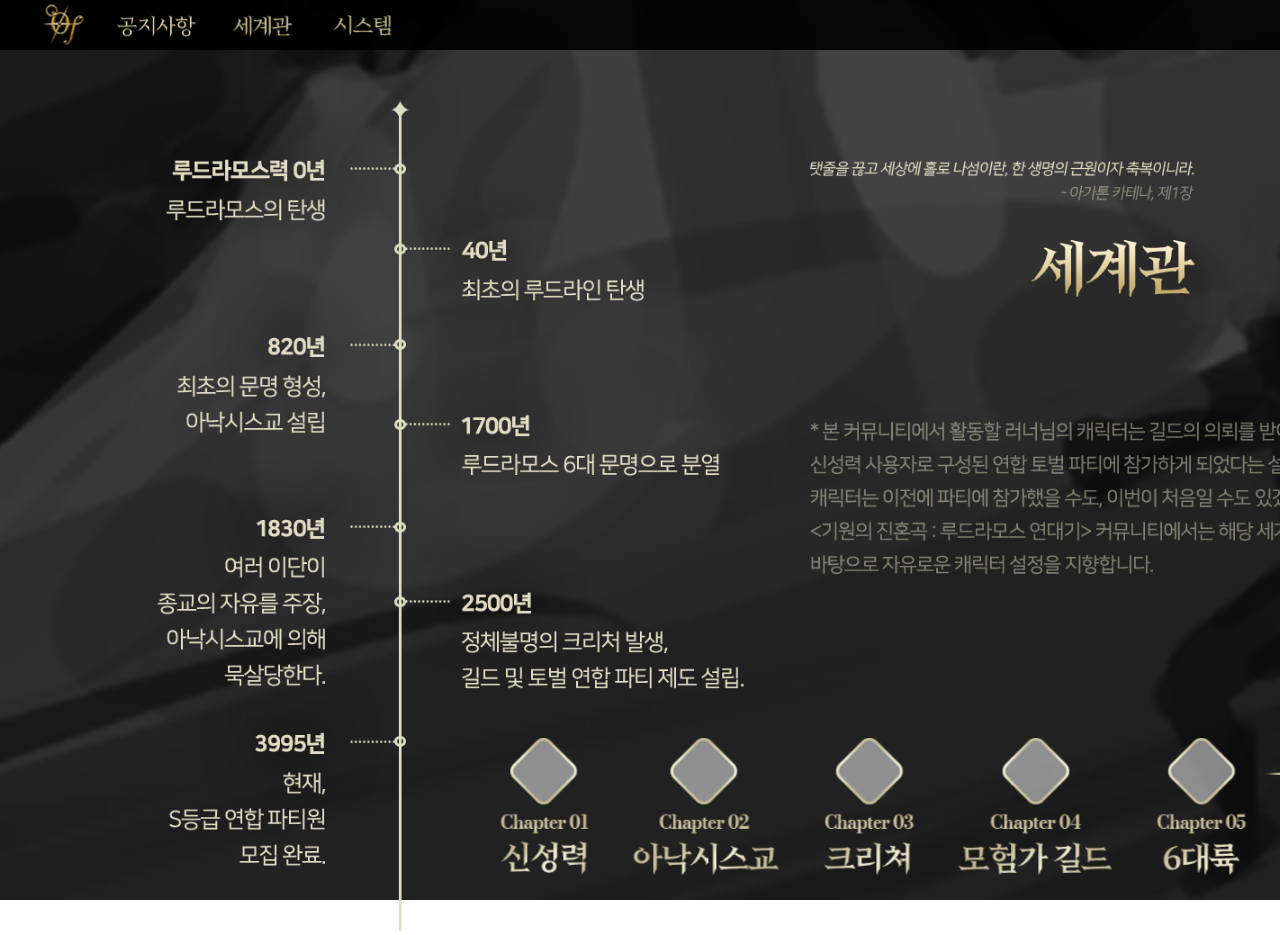
<file: world_sub06.html>
<!DOCTYPE html>
<html lang="ko">

<head>
    <meta charset="UTF-8">
    <meta http-equiv="X-UA-Compatible" content="IE=edge">
    <meta name="viewport" content="width=device-width, initial-scale=1.0">
    <link rel="stylesheet" href="world_sub06.css">

    <title>세계관</title>
</head>

<body>


    <!--상단-->
    <div class="nav">
        <div class="menu_text">
            <div class="notice"><a href="notice.html"><img src="notice.png"></a></div>
            <div class="world"><a href="world.html"><img src="world_top.png"></a></div>
            <div class="position"><a href="system.html"><img src="system_top.png"></a></div>
            <!-- <div class="system"><a href="system.html"><img src="system_top.png"></a></div> -->
        </div>

    </div>

    <!--상단sns-->

    <div class="sns_top">
        <div class="eng_logo"><a href="index.html"><img src="eng_logo.png"></a></div>
        <div class="twitter_top">
            <a href="https://twitter.com/origin_2023"><img src="twitter_top.png"></a>
        </div>
        <div class="band_top">
            <a href="https://band.us/band/90907714"><img src="band_top.png"></a>
        </div>
    </div>

    <!-- 고정부분 -->

    <div class="chapter01_ui" id="chapter01_ui" onmouseover="uiopen01()" onmouseout="uiclose()"><a href="world_sub01.html"><img src="select_ui.png"></a></div>
    <div class="chapter02_ui" id="chapter02_ui" onmouseover="uiopen02()" onmouseout="uiclose()"><a href="world_sub02.html"><img src="select_ui.png"></a></div>
    <div class="chapter03_ui" id="chapter03_ui" onmouseover="uiopen03()" onmouseout="uiclose()"><a href="world_sub03.html"><img src="select_ui.png"></a></div>
    <div class="chapter04_ui" id="chapter04_ui" onmouseover="uiopen04()" onmouseout="uiclose()"><a href="world_sub04.html"><img src="select_ui.png"></a></div>
    <div class="chapter05_ui" id="chapter05_ui" onmouseover="uiopen05()" onmouseout="uiclose()" onclick="mapopen()"><a href="#"><img src="select_ui.png"></a></div>
    <div class="chapter06_ui" id="chapter06_ui" onmouseover="uiopen06()" onmouseout="uiclose()"><a href="#"><img src="select_ui.png"></a></div>

    <!-- ui -->

    <div class="power_menu">

        
        <div class="chapter01" onmouseover="uiopen01()" onmouseout="uiclose01()"><img src="world_chapter_01.png">
        </div>

        <div class="chapter02" onmouseover="uiopen02()" onmouseout="uiclose02()"><img src="world_chapter_02.png">
        </div>

        <div class="chapter03" onmouseover="uiopen03()" onmouseout="uiclose03()"><img src="world_chapter_03.png">
        </div>

        <div class="chapter04" onmouseover="uiopen04()" onmouseout="uiclose04()"><img src="world_chapter_04.png">
        </div>

        <div class="chapter05" onmouseover="uiopen05()" onmouseout="uiclose05()"  onclick="mapopen()"><img src="world_chapter_05.png">
        </div>

        <div class="chapter06" onmouseover="uiopen06()" onmouseout="uiclose06()"><img src="world_chapter_06.png">
        </div>

    </div>

    <!-- 이거 지도 -->
    <div class="world_map" id="world_map">

        <!-- 맵버튼 -->
        <div class="world_click_01" id="world_click_01" onclick="mapnoteopen01()"><img src="world_map_click.png"></div>
        <div class="world_click_02" id="world_click_02" onclick="mapnoteopen02()"><img src="world_map_click.png"></div>
        <div class="world_click_03" id="world_click_03" onclick="mapnoteopen03()"><img src="world_map_click.png"></div>
        <div class="world_click_04" id="world_click_04" onclick="mapnoteopen04()"><img src="world_map_click.png"></div>
        <div class="world_click_05" id="world_click_05" onclick="mapnoteopen05()"><img src="world_map_click.png"></div>
        <div class="world_click_06" id="world_click_06" onclick="mapnoteopen06()"><img src="world_map_click.png"></div>

        <!-- 맵이미지 -->
        <div class="world_map_note" id="world_map_note">

            <div class="map_01" id="map_01">
                <div class="world_map_01" id="world_map_01" ><img src="world_map_01.png"></div>
                <div class="world_map_close_01" id="world_map_close_01" onclick="mapnoteclose01()"><img src="world_map_close.png"></div>
            </div>
            <div class="map_02" id="map_02">
                <div class="world_map_02" id="world_map_02"><img src="world_map_02.png"></div>
                <div class="world_map_close_02" id="world_map_close_02" onclick="mapnoteclose02()"><img src="world_map_close.png"></div>
            </div>

            <div class="map_03" id="map_03">
                <div class="world_map_03" id="world_map_03"><img src="world_map_03.png"></div>
                <div class="world_map_close_03" id="world_map_close_03" onclick="mapnoteclose03()"><img src="world_map_close.png"></div>
            </div>
            <div class="map_04" id="map_04">
                <div class="world_map_04" id="world_map_04"><img src="world_map_04.png"></div>
                <div class="world_map_close_04" id="world_map_close_04" onclick="mapnoteclose04()"><img src="world_map_close.png"></div>
            </div>
            
            <div class="map_05" id="map_05">
                <div class="world_map_05" id="world_map_05"><img src="world_map_05.png"></div>
                <div class="world_map_close_05" id="world_map_close_05" onclick="mapnoteclose05()"><img src="world_map_close.png"></div>
            </div>
            
            <div class="map_06" id="map_06">
                <div class="world_map_06" id="world_map_06"><img src="world_map_06.png"></div>
                <div class="world_map_close_06" id="world_map_close_06" onclick="mapnoteclose06()"><img src="world_map_close.png"></div>
            </div>
    
        </div>

        <div class="world_map_img"><img src="world_map_img.png"></div>
        <div class="world_map_img_close" onclick="mapclose()"><img src="world_map_close.png"></div>
        <div class="world_map_back"></div>

    </div>

    <!-- 여기에 스크롤 내용넣기 -->

    <div class="chapter01_page" id="chapter01_page">
        <div class="section">
            <div class="world_01"><img src="world_time_line.png"></div>
        </div>
    </div>

    <script>

        //맵 부연설명

        function mapnoteopen01() {
            document.getElementById('map_01').style.display = 'block';
        }

        function mapnoteopen02() {
            document.getElementById('map_02').style.display = 'block';
        }

        function mapnoteopen03() {
            document.getElementById('map_03').style.display = 'block';
        }

        function mapnoteopen04() {
            document.getElementById('map_04').style.display = 'block';
        }

        function mapnoteopen05() {
            document.getElementById('map_05').style.display = 'block';
        }

        function mapnoteopen06() {
            document.getElementById('map_06').style.display = 'block';
        }


        // 부연설명 닫기
        function mapnoteclose01() {
            document.getElementById('map_01').style.display = 'none';
        }

        function mapnoteclose02() {
            document.getElementById('map_02').style.display = 'none';
        }

        function mapnoteclose03() {
            document.getElementById('map_03').style.display = 'none';
        }

        function mapnoteclose04() {
            document.getElementById('map_04').style.display = 'none';
        }

        function mapnoteclose05() {
            document.getElementById('map_05').style.display = 'none';
        }

        function mapnoteclose06() {
            document.getElementById('map_06').style.display = 'none';
        }

        //chapter05eopen

        function mapopen() {
            document.getElementById('world_map').style.display = 'block';

        }

        function mapclose() {
            document.getElementById('world_map').style.display = 'none';

        }

        //마우스 오버

        // 챕1
        function uiopen01() {
            document.getElementById('chapter01_ui').style.opacity='100%';
            document.getElementById('chapter02_ui').style.opacity='0%';
            document.getElementById('chapter03_ui').style.opacity='0%';
            document.getElementById('chapter04_ui').style.opacity='0%';
            document.getElementById('chapter05_ui').style.opacity='0%';
            document.getElementById('chapter06_ui').style.opacity='0%';
        }
        function uiclose() {
            document.getElementById('chapter01_ui').style.opacity='0%';
            document.getElementById('chapter02_ui').style.opacity='0%';
            document.getElementById('chapter03_ui').style.opacity='0%';
            document.getElementById('chapter04_ui').style.opacity='0%';
            document.getElementById('chapter05_ui').style.opacity='0%';
            document.getElementById('chapter06_ui').style.opacity='100%';
        }
        // 챕2
        function uiopen02() {
            document.getElementById('chapter01_ui').style.opacity='0%';
            document.getElementById('chapter02_ui').style.opacity='100%';
            document.getElementById('chapter03_ui').style.opacity='0%';
            document.getElementById('chapter04_ui').style.opacity='0%';
            document.getElementById('chapter05_ui').style.opacity='0%';
            document.getElementById('chapter06_ui').style.opacity='0%';
        }

        
        // 챕3
        function uiopen03() {
            document.getElementById('chapter01_ui').style.opacity='0%';
            document.getElementById('chapter02_ui').style.opacity='0%';
            document.getElementById('chapter03_ui').style.opacity='100%';
            document.getElementById('chapter04_ui').style.opacity='0%';
            document.getElementById('chapter05_ui').style.opacity='0%';
            document.getElementById('chapter06_ui').style.opacity='0%';
        }

        
        // 챕4
        function uiopen04() {
            document.getElementById('chapter01_ui').style.opacity='0%';
            document.getElementById('chapter02_ui').style.opacity='0%';
            document.getElementById('chapter03_ui').style.opacity='0%';
            document.getElementById('chapter04_ui').style.opacity='100%';
            document.getElementById('chapter05_ui').style.opacity='0%';
            document.getElementById('chapter06_ui').style.opacity='0%';
        }

        
        // 챕5
        function uiopen05() {
            document.getElementById('chapter01_ui').style.opacity='0%';
            document.getElementById('chapter02_ui').style.opacity='0%';
            document.getElementById('chapter03_ui').style.opacity='0%';
            document.getElementById('chapter04_ui').style.opacity='0%';
            document.getElementById('chapter05_ui').style.opacity='100%';
            document.getElementById('chapter06_ui').style.opacity='0%';
        }

        
        // 챕6
        function uiopen06() {
            document.getElementById('chapter01_ui').style.opacity='0%';
            document.getElementById('chapter02_ui').style.opacity='0%';
            document.getElementById('chapter03_ui').style.opacity='0%';
            document.getElementById('chapter04_ui').style.opacity='0%';
            document.getElementById('chapter05_ui').style.opacity='0%';
            document.getElementById('chapter06_ui').style.opacity='100%';
        }




        // 스크롤 애니메이션
        window.onload = function () {
            const elm = document.querySelectorAll('.section');
            const elmCount = elm.length;
            elm.forEach(function (item, index) {
                item.addEventListener('mousewheel', function (event) {
                    event.preventDefault();
                    let delta = 0;

                    if (!event) event = window.event;
                    if (event.wheelDelta) {
                        delta = event.wheelDelta / 100;
                        if (window.opera) delta = -delta;
                    }
                    else if (event.detail)
                        delta = -event.detail / 3;

                    let moveTop = window.scrollY;
                    let elmSelector = elm[index];

                    // wheel down : move to next section
                    if (delta < 0) {
                        if (elmSelector !== elmCount - 1) {
                            try {
                                moveTop = window.pageYOffset + elmSelector.nextElementSibling.getBoundingClientRect().top;
                            } catch (e) { }
                        }
                    }
                    // wheel up : move to previous section
                    else {
                        if (elmSelector !== 0) {
                            try {
                                moveTop = window.pageYOffset + elmSelector.previousElementSibling.getBoundingClientRect().top;
                            } catch (e) { }
                        }
                    }

                    const body = document.querySelector('html');
                    window.scrollTo({ top: moveTop, left: 0, behavior: 'smooth' });
                });
            });
        }


    </script>







</body>

</html>
</file>
<file: notice.css>
/* .section{
    transition-duration: 3s;
    width: 100%;
    height: 100vh;
    margin:0 ;
    padding: 0;
    top: 0;
    left: 0;
    } */

.scroll::-webkit-scrollbar {
    display: none;
}

body {
    margin: 0;
    padding: 0;
    background-image: url("back.png");
    background-attachment: fixed;
    -ms-overflow-style: none;
    scroll-behavior: smooth;
}

::-webkit-scrollbar {
    display: none;
}

li {
    list-style-type: none;
    list-style: none;
}


.twitter_top {
    scale: 0.8;
    top: 3px;
    left: 1840px;
    position: fixed;
    z-index: 9;
}

.band_top {
    scale: 0.8;
    top: 3px;
    left: 1790px;
    position: fixed;
    z-index: 9;
}

.eng_logo {
    scale: 0.6;
    top: -10px;
    left: 30px;
    position: fixed;
    z-index: 9;
}

.notice_text {
    position: absolute;
    top: 150px;
    left: 700px;
}

.notice_text_02 {
    position: absolute;
    top: 150px;
    left: 700px;
    display: none;
}

.notice_text_03 {
    position: absolute;
    top: 150px;
    left: 700px;
    display: none;
}

.notice_title {
    position: fixed;
    top: 380px;
    left: 100px;
}

.left_menu {
    position: fixed;
    top: 600px;
    left: 100px;
}

li {
    margin-bottom: 20px;
}

.nav {
    width: 100%;
    height: 50px;
    top: 0;
    left: 0;
    margin: 0;
    padding: 0;
    background-color: black;
    position: fixed;
    z-index: 9;
    opacity: 90%;
}

.notice {
    scale: 0.7;
    position: fixed;
    top: 10px;
    left: 100px;
    margin: 0;
    padding: 0;
    z-index: 9;
}

.world {
    scale: 0.7;
    position: fixed;
    top: 10px;
    left: 220px;
    margin: 0;
    padding: 0;
    z-index: 9;
}

.position {
    scale: 0.7;
    position: fixed;
    top: 10px;
    left: 320px;
    margin: 0;
    padding: 0;
    z-index: 9;
}

.system {
    scale: 0.7;
    position: fixed;
    top: 10px;
    left: 420px;
    margin: 0;
    padding: 0;
    z-index: 9;
}


.container {
    scale: 0.9;
}

.first:hover {
    opacity: 70%;
    transition-duration: 0.5s;
}

.character:hover {
    opacity: 70%;
    transition-duration: 0.5s;
}

.running:hover {
    opacity: 70%;
    transition-duration: 0.5s;
}
</file>
<file: position.css>
.section {
    width: 100%;
    height: 980px;
    margin: 0;
    padding: 0;
    top: 0;
    left: 0;
    overflow: hidden;
    z-index: 2;
}

body {
    margin: 0;
    padding: 0;
    overflow: hidden;
    background-image: url("position_back.png");
}


.position_menu{
    transition-duration: 0.5s;
    position: absolute;
    opacity: 100%;
    z-index: 999;
}


.menu_ico{
    position: fixed;
    z-index: 999;
    opacity: 0%;
    transition-duration: 0.5s;
}
.dealer_ico{
    position: absolute;
    scale: 0.8;
    display: flex;
    left: 1350px;
    top: 850px;

}

.tanker_ico{
    position: absolute;
    scale: 0.8;
    display: flex;
    left: 1500px;
    top: 850px;

}

.healer_ico{
    position: absolute;
    scale: 0.8;
    display: flex;
    left: 1650px;
    top: 850px;
}

/* 탱커페이지 */

.tanker_note{
    position: absolute;
    top: 170px;
    left: 40px;
    z-index: 999;
}

.tanker_img{
    position: absolute;
    scale: 0.9;
    top: 70px;
    left: 700px;
    opacity: 0%;
    transition-duration: 0.5s;
}

.tanker{
    top: 0;
    left: 0px;
    position: absolute;
    transition-duration: 0.5s;
    left: -690px;
}

/* 딜러페이지 */


.dealer_img_01{
    /* 아셀라 */
    position: absolute;
    top: 50px;
    left: 415px;
    opacity: 0%;
    transition-duration: 0.5s;
}

.dealer_img_02{
    /* 렌 */
    position: absolute;
    top: 50px;
    left: 0px;
    opacity: 0%;
    transition-duration: 0.5s;
}

.dealer_img_03{
    /* 화 */
    position: absolute;
    top: 180px;
    left: 1200px;
    opacity: 0%;
    transition-duration: 0.5s;
}


.dealer{
    top: 0;
    left: 0px;
    position: absolute;
    transition-duration: 0.5s;
    left: -690px;
}

.dealer_note{
    position: absolute;
    top: 170px;
    left: 40px;
    z-index: 999;
}


/* 힐러페이지 */

.healer_note{
    position: absolute;
    top: 170px;
    left: 40px;
    z-index: 999;
}

.healer_img{
    position: absolute;
    scale: 0.9;
    top: 105px;
    left: 950px;
    opacity: 0%;
    transition-duration: 0.5s;
}

.healer{
    top: 0;
    left: -690px;
    position: absolute;
    transition-duration: 0.5s;
}





.twitter {
    position: absolute;
    top: 4100px;
    left: 450px;
}

.twitter:hover {
    scale: 1.03;
    transition-duration: 0.5s;
}

.band:hover {
    scale: 1.03;
    transition-duration: 0.5s;
}

.band {
    position: absolute;
    top: 4100px;
    left: 920px;
}

.notice_btn {
    position: fixed;
    top: 100px;
}

.world_btn {
    position: fixed;
    top: 150px;
}

.position_btn {
    position: fixed;
    top: 200px;
}

.story_btn {
    position: fixed;
    top: 250px;
}





.world {
    position: absolute;
    top:250px;
    left: 325px;
    transition-duration: 0.5s;
}

.notice_click{
    position: absolute;
    top:555px;
    left: 485px;
    scale: 0.8;
    transition-duration: 0.5s;
    opacity: 0%;
    z-index: 9;
}

.dealer_click {
    position: absolute;
    top:460px;
    left: 540px;
    z-index: 9;
}

/* 세계관 */
.position {
    position: absolute;
    top:250px;
    left: 715px;
    transition-duration: 0.5s;
}

.position_click {
    position: absolute;
    top:460px;
    left: 930px;
    z-index: 9;
}

.world_click_{
    position: absolute;
    top:555px;
    left: 875px;
    scale: 0.8;
    transition-duration: 0.5s;
    opacity: 0%;
    z-index: 9;
}


.story {
    position: absolute;
    top:250px;
    left: 1100px;
    transition-duration: 0.5s;
}

.story_click {
    position: absolute;
    top:460px;
    left: 1315px;
    z-index: 3;
} 

.system_click{
    position: absolute;
    TOP:555px;
    left: 1265px;
    scale: 0.8;
    transition-duration: 0.5s;
    opacity: 0%;
    z-index: 9;
}






.shadow {
    position: absolute;
    top: 3550px;
    left: 330px;
}

.sns_top {
    position: fixed;
    z-index: 2;
}

.back_img {
    width: 100%;
    top: 0;
    left: 0;
    margin: 0;
    padding: 0;
}

/* .nav{
    width: 100%;
    height: 50px;
    background-color: black;
    top: 0;
    left: 0;
    padding: 0;
    margin: 0;
    z-index: 99999;
    position: fixed;

} */

.menu_box {
    background-color: black;
    position: fixed;
    width: 300px;
    ;
    height: 100vh;
    top: 0;
    left: 0px;
    z-index: 10;
    display: none;
}

.menu_btn {
    left: 0px;
    top: 100px;
    position: fixed;

}



.home_left {
    width: 50%;
    height: auto;
}



.notice_top {
    top: -20px;
    left: 80px;
    position: relative;
    display: inline;

}

.world_top {
    top: -20px;
    left: 110px;
    position: relative;
    display: inline;

}

.system_top {
    top: -20px;
    left: 140px;
    position: relative;
    display: inline;

}

.story_top {
    top: -20px;
    left: 170px;
    position: relative;
    display: inline;

}

.eng_logo {
    scale: 0.6;
    top: -10px;
    left: 30px;
    position: absolute;
    display: fixed;
    z-index: 999;
}

.twitter_top {
    scale: 0.8;
    top: 3px;
    left: 1840px;
    position: absolute;
}

.band_top {
    scale: 0.8;
    top: 3px;
    left: 1790px;
    position: absolute;
}

.logo {
    position: relative;
    top: 90px;
    left: 500px;
    width: 80;
    z-index: 2;
}

.form_top {
    position: relative;
    top: 70px;
    left: 780px;
    z-index: 2;
}

.main_cut {
    position: absolute;
    top: 2000px;
    left: 330px;
    z-index: 9;
    scale: 0.8;
}

.form_back {
    top: 70px;
    position: relative;
    left: 330px;
    z-index: 1;
    scale: 0.9;
}


.form_btn {
    top: 1250px;
    left: 430px;
    position: absolute;
    z-index: 9;
    scale: 0.8;
}

.form_check {
    top: 1250px;
    left: 1170px;
    position: absolute;
    z-index: 9;
    scale: 0.8;
}


.left_img {
    top: 300px;
    left: 1650px;
    position: absolute;
    display: block;
}

.left_img_btn {
    top: 330px;
    left: 1850px;
    position: absolute;
    display: block;
    z-index: 3;
}
</file>
<file: system.css>
/* .section{
    transition-duration: 3s;
    width: 100%;
    height: 100vh;
    margin:0 ;
    padding: 0;
    top: 0;
    left: 0;
    } */

.scroll::-webkit-scrollbar {
    display: none;
}

body {
    margin: 0;
    padding: 0;
    background-image: url("back.png");
    background-attachment: fixed;
    -ms-overflow-style: none;
    scroll-behavior: smooth;
}

::-webkit-scrollbar {
    display: none;
}

li {
    list-style-type: none;
    list-style: none;
}


.system_modal{
    position: relative;
    top: 0;
    left: 0;
    scale: 0.8;
}

.twitter_top {
    scale: 0.8;
    top: 3px;
    left: 1840px;
    position: fixed;
    z-index: 9;
}

.band_top {
    scale: 0.8;
    top: 3px;
    left: 1790px;
    position: fixed;
    z-index: 9;
}

.eng_logo {
    scale: 0.6;
    top: -10px;
    left: 30px;
    position: fixed;
    z-index: 9;
}

.notice_text {
    position: absolute;
    top: 150px;
    left: 700px;
}

.notice_text_02 {
    position: absolute;
    top: 150px;
    left: 700px;
    display: none;
}

.notice_text_03 {
    position: absolute;
    top: 150px;
    left: 700px;
    display: none;
}

.notice_title {
    position: fixed;
    top: 150px;
    left: 150px;
}

.left_menu {
    position: fixed;
    top: 600px;
    left: 100px;
}

li {
    margin-bottom: 20px;
}

.nav {
    width: 100%;
    height: 50px;
    top: 0;
    left: 0;
    margin: 0;
    padding: 0;
    background-color: black;
    position: fixed;
    z-index: 9;
    opacity: 90%;
}

.notice {
    scale: 0.7;
    position: fixed;
    top: 10px;
    left: 100px;
    margin: 0;
    padding: 0;
    z-index: 9;
}

.world {
    scale: 0.7;
    position: fixed;
    top: 10px;
    left: 220px;
    margin: 0;
    padding: 0;
    z-index: 9;
}

.position {
    scale: 0.7;
    position: fixed;
    top: 10px;
    left: 320px;
    margin: 0;
    padding: 0;
    z-index: 9;
}

.system {
    scale: 0.7;
    position: fixed;
    top: 10px;
    left: 420px;
    margin: 0;
    padding: 0;
    z-index: 9;
}


.container {
    scale: 0.9;
}

.first:hover {
    opacity: 70%;
    transition-duration: 0.5s;
}

.character:hover {
    opacity: 70%;
    transition-duration: 0.5s;
}

.running:hover {
    opacity: 70%;
    transition-duration: 0.5s;
}
</file>
<file: world.css>
.section{
    transition-duration: 0.5s;
    width: 100%;
    height: 100vh;
    margin:0 ;
    padding: 0;
    top: 0;
    left: 0;
    }

.scroll::-webkit-scrollbar {
    display: none;
}

body {
    margin: 0;
    padding: 0;
    background-image: url("world_back.png");
    background-attachment: fixed;
    -ms-overflow-style: none;
}

::-webkit-scrollbar {
    display: none;
}

/* 상단고정바 */

.twitter_top {
    scale: 0.8;
    top: 3px;
    left: 1840px;
    position: fixed;
    z-index: 9;
}

.band_top {
    scale: 0.8;
    top: 3px;
    left: 1790px;
    position: fixed;
    z-index: 9;
}

.eng_logo {
    scale: 0.6;
    top: -10px;
    left: 30px;
    position: fixed;
    z-index: 9;
}

.nav {
    width: 100%;
    height: 50px;
    top: 0;
    left: 0;
    margin: 0;
    padding: 0;
    background-color: black;
    position: fixed;
    z-index: 9;
    opacity: 90%;
}

.notice {
    scale: 0.7;
    position: fixed;
    top: 10px;
    left: 100px;
    margin: 0;
    padding: 0;
    z-index: 9;
}

.world {
    scale: 0.7;
    position: fixed;
    top: 10px;
    left: 220px;
    margin: 0;
    padding: 0;
    z-index: 9;
}

.position {
    scale: 0.7;
    position: fixed;
    top: 10px;
    left: 320px;
    margin: 0;
    padding: 0;
    z-index: 9;
}

.system {
    scale: 0.7;
    position: fixed;
    top: 10px;
    left: 420px;
    margin: 0;
    padding: 0;
    z-index: 9;
}

/* 여기까지 삭제금지 */

/* .srcoll_ico{
    position: fixed;
    scale: 0.6;
    top: 830px;
    left: 925px;
} */

.srcoll_ico:hover{
    opacity: 50%;
    transition-duration: 1s;
}

.start_01{
    position: absolute;
    margin: 0;
    padding: 0;
    scale: 0.7;
}
.start_02{
    position: absolute;
    margin: 0;
    padding: 0;
    scale: 0.7;
}
.start_03{
    position: absolute;
    margin: 0;
    padding: 0;
    scale: 0.7;
}
.start_04{
    position: absolute;
    margin: 0;
    padding: 0;
    scale: 0.7;
}

.start_05{
    position: absolute;
    scale: 0.7;
    display: flex;
    top: 3900px;
    left: 50px;
}

.power:hover{
    scale: 1.03;
    transition-duration: 1s;
}

.ad:hover{
    scale: 1.03;
    transition-duration: 1s;
}

.map:hover{
    scale: 1.03;
    transition-duration: 1s;
}

.story:hover{
    scale: 1.03;
    transition-duration: 1s;
}

/* 세계관설명부분 */

#power_page{
    display: none;
    z-index: 999;
}


.power_title{
    position: fixed;
    top: 250px;
    left: 200px;
}

.power_line{
    position: fixed;
    top: 150px;
    left: 730px;
    scale: 0.8;
}

.world_01{
    position: absolute;
    top:900px;
    left: 800px;
    scale: 0.9;
}

.world_02{
    position: absolute;
    top:900px;
    left: 800px;
    scale: 0.9;
}

.power_menu{
    position: fixed;
    top: 695px;
    left: 450px;
    display: flex;
    z-index: 1;
    scale: 0.9;
}

.power_01{
    position: absolute;
    top: 250px;
    left: 840px;
    scale: 0.9;
    z-index: 5;

}

.power_02{
    position: absolute;
    top: 750px;
    left: 840px;
    scale: 0.9;
}


/* 하단 고정 */

.chapter01_ui{
    position: fixed;
    top: 730px;
    left: 435px;
    z-index: 5;
    scale: 0.8;
    display: none;
}

.chapter02_ui{
    position: fixed;
    top: 730px;
    left: 595px;
    z-index: 5;
    scale: 0.8;
    display: none;
}

.chapter03_ui{
    position: fixed;
    top: 730px;
    left: 760px;
    z-index: 5;
    scale: 0.8;
    display: none;
}

.chapter04_ui{
    position: fixed;
    top: 730px;
    left: 927px;
    z-index: 5;
    scale: 0.8;
    display: none;
}

.chapter05_ui{
    position: fixed;
    top: 730px;
    left: 1093px;
    z-index: 5;
    scale: 0.8;
    display: none;
}

.chapter06_ui{
    position: fixed;
    top: 730px;
    left: 1240px;
    z-index: 5;
    scale: 0.8;
    display: none;
}



/* 일반ui */

.chapter01{
    margin-right: 50px;
}

.chapter02{
    margin-right: 50px;
}

.chapter03{
    margin-right: 50px;
}

.chapter04{
    margin-right: 50px;
}

.chapter05{
    margin-right: 50px;
}
</file>
<file: world_story.css>
.section{
    transition-duration: 0.5s;
    width: 100%;
    height: 100vh;
    margin:0 ;
    padding: 0;
    top: 0;
    left: 0;
    }

.scroll::-webkit-scrollbar {
    display: none;
}

body {
    margin: 0;
    padding: 0;
    background-image: url("world_back.png");
    background-attachment: fixed;
    -ms-overflow-style: none;
}

::-webkit-scrollbar {
    display: none;
}

/* 상단고정바 */

.twitter_top {
    scale: 0.8;
    top: 3px;
    left: 1840px;
    position: fixed;
    z-index: 9;
}

.band_top {
    scale: 0.8;
    top: 3px;
    left: 1790px;
    position: fixed;
    z-index: 9;
}

.eng_logo {
    scale: 0.6;
    top: -10px;
    left: 30px;
    position: fixed;
    z-index: 9;
}

.nav {
    width: 100%;
    height: 50px;
    top: 0;
    left: 0;
    margin: 0;
    padding: 0;
    background-color: black;
    position: fixed;
    z-index: 9;
    opacity: 90%;
}

.notice {
    scale: 0.7;
    position: fixed;
    top: 10px;
    left: 100px;
    margin: 0;
    padding: 0;
    z-index: 9;
}

.world {
    scale: 0.7;
    position: fixed;
    top: 10px;
    left: 220px;
    margin: 0;
    padding: 0;
    z-index: 9;
}

.position {
    scale: 0.7;
    position: fixed;
    top: 10px;
    left: 320px;
    margin: 0;
    padding: 0;
    z-index: 9;
}

.system {
    scale: 0.7;
    position: fixed;
    top: 10px;
    left: 420px;
    margin: 0;
    padding: 0;
    z-index: 9;
}

/* 여기까지 삭제금지 */

/* .srcoll_ico{
    position: fixed;
    scale: 0.6;
    top: 830px;
    left: 925px;
} */

.srcoll_ico:hover{
    opacity: 50%;
    transition-duration: 1s;
}

.start_01{
    position: absolute;
    margin: 0;
    padding: 0;
    scale: 0.7;
}
.start_02{
    position: absolute;
    margin: 0;
    padding: 0;
    scale: 0.7;
    z-index: 999;
}
.start_03{
    position: absolute;
    margin: 0;
    padding: 0;
    scale: 0.7;
    z-index: 999;
}
.start_04{
    position: absolute;
    margin: 0;
    padding: 0;
    scale: 0.7;
    z-index: 999;
}

.start_05{
    position: absolute;
    scale: 0.7;
    display: flex;
    z-index: 999;
}

.start_06{
    position: absolute;
    scale: 0.7;
    display: flex;
    z-index: 999;
}

.start_07{
    position: absolute;
    scale: 0.7;
    display: flex;
    z-index: 999;
}

.start_08{
    position: absolute;
    scale: 0.7;
    display: flex;
    z-index: 999;
}

.start_09{
    position: absolute;
    scale: 0.7;
    display: flex;
    z-index: 999;
}

.start_10{
    position: absolute;
    scale: 0.7;
    display: flex;
    z-index: 999;
}

.start_11{
    position: absolute;
    scale: 0.7;
    display: flex;
    z-index: 999;
}

.start_11_btn{
    position: absolute;
    top:  10100px;
    left: 820px;
    z-index: 999;
    scale: 0.7;

}

/* 세계관설명부분 */

#power_page{
    display: none;
    z-index: 999;
}


.power_title{
    position: fixed;
    top: 250px;
    left: 200px;
}

.power_line{
    position: fixed;
    top: 150px;
    left: 730px;
    scale: 0.8;
}

.world_01{
    position: absolute;
    top:900px;
    left: 800px;
    scale: 0.9;
}

.world_02{
    position: absolute;
    top:900px;
    left: 800px;
    scale: 0.9;
}

.power_menu{
    position: fixed;
    top: 695px;
    left: 450px;
    display: flex;
    z-index: 1;
    scale: 0.9;
}

.power_01{
    position: absolute;
    top: 250px;
    left: 840px;
    scale: 0.9;
    z-index: 5;

}

.power_02{
    position: absolute;
    top: 750px;
    left: 840px;
    scale: 0.9;
}


/* 하단 고정 */

.chapter01_ui{
    position: fixed;
    top: 730px;
    left: 435px;
    z-index: 5;
    scale: 0.8;
    display: none;
}

.chapter02_ui{
    position: fixed;
    top: 730px;
    left: 595px;
    z-index: 5;
    scale: 0.8;
    display: none;
}

.chapter03_ui{
    position: fixed;
    top: 730px;
    left: 760px;
    z-index: 5;
    scale: 0.8;
    display: none;
}

.chapter04_ui{
    position: fixed;
    top: 730px;
    left: 927px;
    z-index: 5;
    scale: 0.8;
    display: none;
}

.chapter05_ui{
    position: fixed;
    top: 730px;
    left: 1093px;
    z-index: 5;
    scale: 0.8;
    display: none;
}

.chapter06_ui{
    position: fixed;
    top: 730px;
    left: 1240px;
    z-index: 5;
    scale: 0.8;
    display: none;
}



/* 일반ui */

.chapter01{
    margin-right: 50px;
}

.chapter02{
    margin-right: 50px;
}

.chapter03{
    margin-right: 50px;
}

.chapter04{
    margin-right: 50px;
}

.chapter05{
    margin-right: 50px;
}
</file>
<file: world_sub.css>
.section{
    transition-duration: 0.5s;
    width: 100%;
    height: 100vh;
    margin:0 ;
    padding: 0;
    top: 0;
    left: 0;
    }

.scroll::-webkit-scrollbar {
    display: none;
}

body {
    margin: 0;
    padding: 0;
    background-image: url("world_back.png");
    background-attachment: fixed;
    -ms-overflow-style: none;
}

::-webkit-scrollbar {
    display: none;
}

/* 상단고정바 */

.twitter_top {
    scale: 0.8;
    top: 3px;
    left: 1840px;
    position: fixed;
    z-index: 9;
}

.band_top {
    scale: 0.8;
    top: 3px;
    left: 1790px;
    position: fixed;
    z-index: 9;
}

.eng_logo {
    scale: 0.6;
    top: -10px;
    left: 30px;
    position: fixed;
    z-index: 9;
}

.nav {
    width: 100%;
    height: 50px;
    top: 0;
    left: 0;
    margin: 0;
    padding: 0;
    background-color: black;
    position: fixed;
    z-index: 9;
    opacity: 90%;
}

.notice {
    scale: 0.7;
    position: fixed;
    top: 10px;
    left: 100px;
    margin: 0;
    padding: 0;
    z-index: 9;
}

.world {
    scale: 0.7;
    position: fixed;
    top: 10px;
    left: 220px;
    margin: 0;
    padding: 0;
    z-index: 9;
}

.position {
    scale: 0.7;
    position: fixed;
    top: 10px;
    left: 320px;
    margin: 0;
    padding: 0;
    z-index: 9;
}

.system {
    scale: 0.7;
    position: fixed;
    top: 10px;
    left: 420px;
    margin: 0;
    padding: 0;
    z-index: 9;
}

/* 여기까지 삭제금지 */

/* .srcoll_ico{
    position: fixed;
    scale: 0.6;
    top: 830px;
    left: 925px;
} */

.srcoll_ico:hover{
    opacity: 50%;
    transition-duration: 1s;
}

.start_01{
    position: absolute;
    margin: 0;
    padding: 0;
    scale: 0.7;
}
.start_02{
    position: absolute;
    margin: 0;
    padding: 0;
    scale: 0.7;
}
.start_03{
    position: absolute;
    margin: 0;
    padding: 0;
    scale: 0.7;
}
.start_04{
    position: absolute;
    margin: 0;
    padding: 0;
    scale: 0.7;
}

.start_05{
    position: absolute;
    scale: 0.7;
    display: flex;
    top: 3850px;
    left: 150px;
}

.power:hover{
    scale: 1.03;
    transition-duration: 1s;
}

.ad:hover{
    scale: 1.03;
    transition-duration: 1s;
}

.map:hover{
    scale: 1.03;
    transition-duration: 1s;
}

/* 세계관설명부분 */

.power_page{
    display: none;
}


.power_title{
    position: fixed;
    top: 250px;
    left: 200px;
}

.power_line{
    position: fixed;
    top: 150px;
    left: 730px;
    scale: 0.8;
}

.power_menu{
    position: fixed;
    top: 730px;
    left: 450px;
    display: flex;
    z-index: 1;
    scale: 0.9;
}

.power_01{
    position: absolute;
    top: 200px;
    left: 840px;
    scale: 0.9;

}

.power_02{
    position: absolute;
    top: 750px;
    left: 840px;
    scale: 0.9;

}



/* 하단 고정 */

.chapter01_ui{
    position: fixed;
    top: 730px;
    left: 435px;
    z-index: 5;
    scale: 0.8;
    display: none;
}

.chapter02_ui{
    position: fixed;
    top: 730px;
    left: 595px;
    z-index: 5;
    scale: 0.8;
    display: none;
}

.chapter03_ui{
    position: fixed;
    top: 730px;
    left: 760px;
    z-index: 5;
    scale: 0.8;
    display: none;
}

.chapter04_ui{
    position: fixed;
    top: 730px;
    left: 927px;
    z-index: 5;
    scale: 0.8;
    display: none;
}

.chapter05_ui{
    position: fixed;
    top: 730px;
    left: 1093px;
    z-index: 5;
    scale: 0.8;
    display: none;
}

.chapter06_ui{
    position: fixed;
    top: 730px;
    left: 1240px;
    z-index: 5;
    scale: 0.8;
    display: none;
}



/* 일반ui */

.chapter01{
    margin-right: 50px;
}

.chapter02{
    margin-right: 50px;
}

.chapter03{
    margin-right: 50px;
}

.chapter04{
    margin-right: 50px;
}

.chapter05{
    margin-right: 50px;
}
</file>
<file: world_sub01.css>
.section {
    transition-duration: 0.5s;
    width: 100%;
    height: 100vh;
    margin: 0;
    padding: 0;
    top: 0;
    left: 0;
}

.scroll::-webkit-scrollbar {
    display: none;
}

body {
    margin: 0;
    padding: 0;
    background-image: url("world_back.png");
    background-attachment: fixed;
    /* -ms-overflow-style: none; */
}

::-webkit-scrollbar {
    display: none;
}

/* 상단고정바 */

.twitter_top {
    scale: 0.8;
    top: 3px;
    left: 1840px;
    position: fixed;
    z-index: 9;
}

.band_top {
    scale: 0.8;
    top: 3px;
    left: 1790px;
    position: fixed;
    z-index: 9;
}

.eng_logo {
    scale: 0.6;
    top: -10px;
    left: 30px;
    position: fixed;
    z-index: 9;
}

.nav {
    width: 100%;
    height: 50px;
    top: 0;
    left: 0;
    margin: 0;
    padding: 0;
    background-color: black;
    position: fixed;
    z-index: 9;
    opacity: 90%;
}

.notice {
    scale: 0.7;
    position: fixed;
    top: 10px;
    left: 100px;
    margin: 0;
    padding: 0;
    z-index: 9;
}

.world {
    scale: 0.7;
    position: fixed;
    top: 10px;
    left: 220px;
    margin: 0;
    padding: 0;
    z-index: 9;
}

.position {
    scale: 0.7;
    position: fixed;
    top: 10px;
    left: 320px;
    margin: 0;
    padding: 0;
    z-index: 9;
}

.system {
    scale: 0.7;
    position: fixed;
    top: 10px;
    left: 420px;
    margin: 0;
    padding: 0;
    z-index: 9;
}

/* 여기까지 삭제금지 */


/* 세계관 타이틀 고정 */

.power_title {
    position: fixed;
    top: 250px;
    left: 200px;
}

.power_line {
    position: fixed;
    top: 150px;
    left: 730px;
    scale: 0.8;
}

.power_menu {
    position: fixed;
    top: 730px;
    left: 450px;
    display: flex;
    z-index: 1;
    scale: 0.9;
}


/* 하단 고정 */

.chapter01_ui {
    position: fixed;
    top: 730px;
    left: 435px;
    z-index: 5;
    scale: 0.8;
    opacity: 100%;
    transition-duration: 0.5s;
}

.chapter02_ui {
    position: fixed;
    top: 730px;
    left: 595px;
    z-index: 5;
    scale: 0.8;
    opacity: 0%;
    transition-duration: 0.5s;
}

.chapter03_ui {
    position: fixed;
    top: 730px;
    left: 760px;
    z-index: 5;
    scale: 0.8;
    opacity: 0%;
    transition-duration: 0.5s;
}

.chapter04_ui {
    position: fixed;
    top: 730px;
    left: 927px;
    z-index: 5;
    scale: 0.8;
    opacity: 0%;
    transition-duration: 0.5s;
}

.chapter05_ui {
    position: fixed;
    top: 730px;
    left: 1093px;
    z-index: 5;
    scale: 0.8;
    opacity: 0%;
    transition-duration: 0.5s;
}

.chapter06_ui {
    position: fixed;
    top: 730px;
    left: 1240px;
    z-index: 5;
    scale: 0.8;
    opacity: 0%;
    transition-duration: 0.5s;
}


/* 일반ui */

.chapter01 {
    margin-right: 50px;
}

.chapter02 {
    margin-right: 50px;
}

.chapter03 {
    margin-right: 50px;
}

.chapter04 {
    margin-right: 50px;
}

.chapter05 {
    margin-right: 50px;
}

/* 내용 */

.world_01 {
    position: absolute;
    top: 220px;
    left: 800px;
    padding: 0;
    margin: 0;
    scale: 0.9;
}

.world_02 {
    position: absolute;
    top: 320px;
    left: 800px;
    padding: 0;
    margin: 0;
    scale: 0.9;
}

/* position: absolute;
    top: 1250px;
    left: 800px;
    padding: 0;
    margin: 0;
    scale: 0.9; */

.world_03 {
    position: absolute;
    top: 1300px;
    left: 800px;
    padding: 0;
    margin: 0;
    scale: 0.9;
}

.world_04 {
    position: absolute;
    top: 1300px;
    left: 810px;
    padding: 0;
    margin: 0;
    scale: 0.9;
}

.world_05 {
    position: absolute;
    top: 2100px;
    left: 800px;
    padding: 0;
    margin: 0;
    scale: 0.9;
}

.world_06 {
    position: absolute;
    top: 200px;
    left: 810px;
    padding: 0;
    margin: 0;
    scale: 0.9;

}

.world_07 {
    position: absolute;
    top: 1250px;
    left: 810px;
    padding: 0;
    margin: 0;
    scale: 0.9;

}

.chapter01_page {
    display: block;
}

.chapter02_page {
    display: none;
}

.chapter03_page {
    display: none;
}

.chapter04_page {
    display: none;
}

.world_map_img{
    position: fixed;
    top: 30px;
    left: 120px;
    scale: 0.8;
    z-index: 999;
}

.world_map_img_close{
    position: fixed;
    bottom: 150px;
    right: 380px;
    scale: 0.8;
    z-index: 999;
}


.world_map_back{
    top: 0;
    left: 0;
    position: fixed;
    background-color: black;
    width: 100%;
    height: 100vh;
    opacity: 95%;
    z-index: 998;

}

.world_map{
    display: none;
}

/* 맵 추가 */

.world_click_01{
    position: fixed;
    top: 425px;
    left: 710px;
    z-index: 9999;
    scale: 0.8;
}

.world_click_01:hover{
    scale: 0.9;
    transition-duration: 0.5s;
}

.world_click_02{
    position: fixed;
    top: 605px;
    left: 960px;
    z-index: 9999;
    scale: 0.8;
}

.world_click_02:hover{
    scale: 0.9;
    transition-duration: 0.5s;
}

.world_click_03{
    position: fixed;
    top: 490px;
    left: 1115px;
    z-index: 9999;
    scale: 0.8;
}

.world_click_03:hover{
    scale: 0.9;
    transition-duration: 0.5s;
}

.world_click_04{
    position: fixed;
    top: 560px;
    left: 1275px;
    z-index: 9999;
    scale: 0.8;
}

.world_click_04:hover{
    scale: 0.9;
    transition-duration: 0.5s;
}

.world_click_05{
    position: fixed;
    top: 685px;
    left: 1200px;
    z-index: 9999;
    scale: 0.8;
}

.world_click_05:hover{
    scale: 0.9;
    transition-duration: 0.5s;
}

.world_click_06{
    position: fixed;
    top: 235px;
    left: 1305px;
    z-index: 9999;
    scale: 0.8;
}

.world_click_06:hover{
    scale: 0.9;
    transition-duration: 0.5s;
}

.world_map_01{
    position: fixed;
    top: 0;
    left: 0;
    z-index: 99999;
}
.world_map_close_01{
    position: fixed;
    top: 450px;
    left: 1800px;
    z-index: 99999;
    scale: 0.8;
}

.world_map_02{
    position: fixed;
    top: 0;
    left: 0;
    z-index: 99999;
}
.world_map_close_02{
    position: fixed;
    top: 450px;
    left: 1800px;
    z-index: 99999;
    scale: 0.8;
}

.world_map_03{
    position: fixed;
    top: 0;
    left: 0;
    z-index: 99999;
}
.world_map_close_03{
    position: fixed;
    top: 450px;
    left: 1800px;
    z-index: 99999;
    scale: 0.8;
}

.world_map_04{
    position: fixed;
    top: 0;
    left: 0;
    z-index: 99999;
}
.world_map_close_04{
    position: fixed;
    top: 450px;
    left: 1800px;
    z-index: 99999;
    scale: 0.8;
}

.world_map_05{
    position: fixed;
    top: 0;
    left: 0;
    z-index: 99999;
}
.world_map_close_05{
    position: fixed;
    top: 450px;
    left: 1800px;
    z-index: 99999;
    scale: 0.8;
}

.world_map_06{
    position: fixed;
    top: 0;
    left: 0;
    z-index: 99999;
}
.world_map_close_06{
    position: fixed;
    top: 450px;
    left: 1800px;
    z-index: 99999;
    scale: 0.8;
}


.map_01{
    display: none;
}
.map_02{
    display: none;
}
.map_03{
    display: none;
}
.map_04{
    display: none;
}
.map_05{
    display: none;
}
.map_06{
    display: none;
}
</file>
<file: world_sub02.css>
.section{
    transition-duration: 0.5s;
    width: 100%;
    height: 100vh;
    margin:0 ;
    padding: 0;
    top: 0;
    left: 0;
    }

.scroll::-webkit-scrollbar {
    display: none;
}

body {
    margin: 0;
    padding: 0;
    background-image: url("world_back.png");
    background-attachment: fixed;
    -ms-overflow-style: none;
}

::-webkit-scrollbar {
    display: none;
}

/* 상단고정바 */

.twitter_top {
    scale: 0.8;
    top: 3px;
    left: 1840px;
    position: fixed;
    z-index: 9;
}

.band_top {
    scale: 0.8;
    top: 3px;
    left: 1790px;
    position: fixed;
    z-index: 9;
}

.eng_logo {
    scale: 0.6;
    top: -10px;
    left: 30px;
    position: fixed;
    z-index: 9;
}

.nav {
    width: 100%;
    height: 50px;
    top: 0;
    left: 0;
    margin: 0;
    padding: 0;
    background-color: black;
    position: fixed;
    z-index: 9;
    opacity: 90%;
}

.notice {
    scale: 0.7;
    position: fixed;
    top: 10px;
    left: 100px;
    margin: 0;
    padding: 0;
    z-index: 9;
}

.world {
    scale: 0.7;
    position: fixed;
    top: 10px;
    left: 220px;
    margin: 0;
    padding: 0;
    z-index: 9;
}

.position {
    scale: 0.7;
    position: fixed;
    top: 10px;
    left: 320px;
    margin: 0;
    padding: 0;
    z-index: 9;
}

.system {
    scale: 0.7;
    position: fixed;
    top: 10px;
    left: 420px;
    margin: 0;
    padding: 0;
    z-index: 9;
}

/* 여기까지 삭제금지 */


/* 세계관 타이틀 고정 */

.power_title{
    position: fixed;
    top: 250px;
    left: 200px;
}

.power_line{
    position: fixed;
    top: 150px;
    left: 730px;
    scale: 0.8;
}

.power_menu{
    position: fixed;
    top: 730px;
    left: 450px;
    display: flex;
    z-index: 1;
    scale: 0.9;
}


/* 하단 고정 */

.chapter01_ui{
    position: fixed;
    top: 730px;
    left: 435px;
    z-index: 5;
    scale: 0.8;
    opacity: 0%;
    transition-duration: 0.5s;
}

.chapter02_ui{
    position: fixed;
    top: 730px;
    left: 595px;
    z-index: 5;
    scale: 0.8;
    opacity: 100%;
    transition-duration: 0.5s;
}

.chapter03_ui{
    position: fixed;
    top: 730px;
    left: 760px;
    z-index: 5;
    scale: 0.8;
    opacity: 0%;
    transition-duration: 0.5s;
}

.chapter04_ui{
    position: fixed;
    top: 730px;
    left: 927px;
    z-index: 5;
    scale: 0.8;
    opacity: 0%;
    transition-duration: 0.5s;
}

.chapter05_ui{
    position: fixed;
    top: 730px;
    left: 1093px;
    z-index: 5;
    scale: 0.8;
    opacity: 0%;
    transition-duration: 0.5s;
}

.chapter06_ui{
    position: fixed;
    top: 730px;
    left: 1240px;
    z-index: 5;
    scale: 0.8;
    opacity: 0%;
    transition-duration: 0.5s;
}


/* 일반ui */

.chapter01{
    margin-right: 50px;
}

.chapter02{
    margin-right: 50px;
}

.chapter03{
    margin-right: 50px;
}

.chapter04{
    margin-right: 50px;
}

.chapter05{
    margin-right: 50px;
}

/* 내용 */

.world_01{
    position: absolute;
    top: 350px;
    left: 810px;
    padding: 0;
    margin: 0;
    scale: 0.9;
}

.world_02{
    position: absolute;
    top: 1270px;
    left: 830px;
    padding: 0;
    margin: 0;
    scale: 0.9;
}

/* position: absolute;
    top: 1250px;
    left: 800px;
    padding: 0;
    margin: 0;
    scale: 0.9; */

.world_03{
    position: absolute;
    top:1300px;
    left: 800px;
    padding: 0;
    margin: 0;
    scale: 0.9;
}


.world_map_img{
    position: fixed;
    top: 30px;
    left: 120px;
    scale: 0.8;
    z-index: 999;
}

.world_map_img_close{
    position: fixed;
    bottom: 150px;
    right: 380px;
    scale: 0.8;
    z-index: 999;
}


.world_map_back{
    position: fixed;
    background-color: black;
    width: 100%;
    height: 100vh;
    opacity: 95%;
    z-index: 998;

}

.world_map{
    display: none;
}

/* 맵 추가 */

.world_click_01{
    position: fixed;
    top: 425px;
    left: 710px;
    z-index: 9999;
    scale: 0.8;
}

.world_click_01:hover{
    scale: 0.9;
    transition-duration: 0.5s;
}

.world_click_02{
    position: fixed;
    top: 605px;
    left: 960px;
    z-index: 9999;
    scale: 0.8;
}

.world_click_02:hover{
    scale: 0.9;
    transition-duration: 0.5s;
}

.world_click_03{
    position: fixed;
    top: 490px;
    left: 1115px;
    z-index: 9999;
    scale: 0.8;
}

.world_click_03:hover{
    scale: 0.9;
    transition-duration: 0.5s;
}

.world_click_04{
    position: fixed;
    top: 560px;
    left: 1275px;
    z-index: 9999;
    scale: 0.8;
}

.world_click_04:hover{
    scale: 0.9;
    transition-duration: 0.5s;
}

.world_click_05{
    position: fixed;
    top: 685px;
    left: 1200px;
    z-index: 9999;
    scale: 0.8;
}

.world_click_05:hover{
    scale: 0.9;
    transition-duration: 0.5s;
}

.world_click_06{
    position: fixed;
    top: 235px;
    left: 1305px;
    z-index: 9999;
    scale: 0.8;
}

.world_click_06:hover{
    scale: 0.9;
    transition-duration: 0.5s;
}

.world_map_01{
    position: fixed;
    top: 0;
    left: 0;
    z-index: 99999;
}
.world_map_close_01{
    position: fixed;
    top: 450px;
    left: 1800px;
    z-index: 99999;
    scale: 0.8;
}

.world_map_02{
    position: fixed;
    top: 0;
    left: 0;
    z-index: 99999;
}
.world_map_close_02{
    position: fixed;
    top: 450px;
    left: 1800px;
    z-index: 99999;
    scale: 0.8;
}

.world_map_03{
    position: fixed;
    top: 0;
    left: 0;
    z-index: 99999;
}
.world_map_close_03{
    position: fixed;
    top: 450px;
    left: 1800px;
    z-index: 99999;
    scale: 0.8;
}

.world_map_04{
    position: fixed;
    top: 0;
    left: 0;
    z-index: 99999;
}
.world_map_close_04{
    position: fixed;
    top: 450px;
    left: 1800px;
    z-index: 99999;
    scale: 0.8;
}

.world_map_05{
    position: fixed;
    top: 0;
    left: 0;
    z-index: 99999;
}
.world_map_close_05{
    position: fixed;
    top: 450px;
    left: 1800px;
    z-index: 99999;
    scale: 0.8;
}

.world_map_06{
    position: fixed;
    top: 0;
    left: 0;
    z-index: 99999;
}
.world_map_close_06{
    position: fixed;
    top: 450px;
    left: 1800px;
    z-index: 99999;
    scale: 0.8;
}


.map_01{
    display: none;
}
.map_02{
    display: none;
}
.map_03{
    display: none;
}
.map_04{
    display: none;
}
.map_05{
    display: none;
}
.map_06{
    display: none;
}
</file>
<file: world_sub03.css>
.section{
    transition-duration: 0.5s;
    width: 100%;
    height: 100vh;
    margin:0 ;
    padding: 0;
    top: 0;
    left: 0;
    }

.scroll::-webkit-scrollbar {
    display: none;
}

body {
    margin: 0;
    padding: 0;
    background-image: url("world_back.png");
    background-attachment: fixed;
    -ms-overflow-style: none;
}

::-webkit-scrollbar {
    display: none;
}

/* 상단고정바 */

.twitter_top {
    scale: 0.8;
    top: 3px;
    left: 1840px;
    position: fixed;
    z-index: 9;
}

.band_top {
    scale: 0.8;
    top: 3px;
    left: 1790px;
    position: fixed;
    z-index: 9;
}

.eng_logo {
    scale: 0.6;
    top: -10px;
    left: 30px;
    position: fixed;
    z-index: 9;
}

.nav {
    width: 100%;
    height: 50px;
    top: 0;
    left: 0;
    margin: 0;
    padding: 0;
    background-color: black;
    position: fixed;
    z-index: 9;
    opacity: 90%;
}

.notice {
    scale: 0.7;
    position: fixed;
    top: 10px;
    left: 100px;
    margin: 0;
    padding: 0;
    z-index: 9;
}

.world {
    scale: 0.7;
    position: fixed;
    top: 10px;
    left: 220px;
    margin: 0;
    padding: 0;
    z-index: 9;
}

.position {
    scale: 0.7;
    position: fixed;
    top: 10px;
    left: 320px;
    margin: 0;
    padding: 0;
    z-index: 9;
}

.system {
    scale: 0.7;
    position: fixed;
    top: 10px;
    left: 420px;
    margin: 0;
    padding: 0;
    z-index: 9;
}

/* 여기까지 삭제금지 */


/* 세계관 타이틀 고정 */

.power_title{
    position: fixed;
    top: 250px;
    left: 200px;
}

.power_line{
    position: fixed;
    top: 150px;
    left: 730px;
    scale: 0.8;
}

.power_menu{
    position: fixed;
    top: 730px;
    left: 450px;
    display: flex;
    z-index: 1;
    scale: 0.9;
}


/* 하단 고정 */

.chapter01_ui{
    position: fixed;
    top: 730px;
    left: 435px;
    z-index: 5;
    scale: 0.8;
    opacity: 0%;
    transition-duration: 0.5s;
}

.chapter02_ui{
    position: fixed;
    top: 730px;
    left: 595px;
    z-index: 5;
    scale: 0.8;
    opacity: 0%;
    transition-duration: 0.5s;
}

.chapter03_ui{
    position: fixed;
    top: 730px;
    left: 760px;
    z-index: 5;
    scale: 0.8;
    opacity: 0%;
    transition-duration: 0.5s;
}

.chapter04_ui{
    position: fixed;
    top: 730px;
    left: 927px;
    z-index: 5;
    scale: 0.8;
    opacity: 0%;
    transition-duration: 0.5s;
}

.chapter05_ui{
    position: fixed;
    top: 730px;
    left: 1093px;
    z-index: 5;
    scale: 0.8;
    opacity: 0%;
    transition-duration: 0.5s;
}

.chapter06_ui{
    position: fixed;
    top: 730px;
    left: 1240px;
    z-index: 5;
    scale: 0.8;
    opacity: 0%;
    transition-duration: 0.5s;
}


/* 일반ui */

.chapter01{
    margin-right: 50px;
}

.chapter02{
    margin-right: 50px;
}

.chapter03{
    margin-right: 50px;
}

.chapter04{
    margin-right: 50px;
}

.chapter05{
    margin-right: 50px;
}

/* 내용 */

.world_01{
    position: absolute;
    top: 320px;
    left: 810px;
    padding: 0;
    margin: 0;
    scale: 0.9;
}

.world_02{
    position: absolute;
    top: 1150px;
    left: 800px;
    padding: 0;
    margin: 0;
    scale: 0.9;
}

.world_map_img{
    position: fixed;
    top: 30px;
    left: 120px;
    scale: 0.8;
    z-index: 999;
}

.world_map_img_close{
    position: fixed;
    bottom: 150px;
    right: 380px;
    scale: 0.8;
    z-index: 999;
}


.world_map_back{
    position: fixed;
    background-color: black;
    width: 100%;
    height: 100vh;
    opacity: 95%;
    z-index: 998;

}

.world_map{
    display: none;
}

/* 맵 추가 */

.world_click_01{
    position: fixed;
    top: 425px;
    left: 710px;
    z-index: 9999;
    scale: 0.8;
}

.world_click_01:hover{
    scale: 0.9;
    transition-duration: 0.5s;
}

.world_click_02{
    position: fixed;
    top: 605px;
    left: 960px;
    z-index: 9999;
    scale: 0.8;
}

.world_click_02:hover{
    scale: 0.9;
    transition-duration: 0.5s;
}

.world_click_03{
    position: fixed;
    top: 490px;
    left: 1115px;
    z-index: 9999;
    scale: 0.8;
}

.world_click_03:hover{
    scale: 0.9;
    transition-duration: 0.5s;
}

.world_click_04{
    position: fixed;
    top: 560px;
    left: 1275px;
    z-index: 9999;
    scale: 0.8;
}

.world_click_04:hover{
    scale: 0.9;
    transition-duration: 0.5s;
}

.world_click_05{
    position: fixed;
    top: 685px;
    left: 1200px;
    z-index: 9999;
    scale: 0.8;
}

.world_click_05:hover{
    scale: 0.9;
    transition-duration: 0.5s;
}

.world_click_06{
    position: fixed;
    top: 235px;
    left: 1305px;
    z-index: 9999;
    scale: 0.8;
}

.world_click_06:hover{
    scale: 0.9;
    transition-duration: 0.5s;
}

.world_map_01{
    position: fixed;
    top: 0;
    left: 0;
    z-index: 99999;
}
.world_map_close_01{
    position: fixed;
    top: 450px;
    left: 1800px;
    z-index: 99999;
    scale: 0.8;
}

.world_map_02{
    position: fixed;
    top: 0;
    left: 0;
    z-index: 99999;
}
.world_map_close_02{
    position: fixed;
    top: 450px;
    left: 1800px;
    z-index: 99999;
    scale: 0.8;
}

.world_map_03{
    position: fixed;
    top: 0;
    left: 0;
    z-index: 99999;
}
.world_map_close_03{
    position: fixed;
    top: 450px;
    left: 1800px;
    z-index: 99999;
    scale: 0.8;
}

.world_map_04{
    position: fixed;
    top: 0;
    left: 0;
    z-index: 99999;
}
.world_map_close_04{
    position: fixed;
    top: 450px;
    left: 1800px;
    z-index: 99999;
    scale: 0.8;
}

.world_map_05{
    position: fixed;
    top: 0;
    left: 0;
    z-index: 99999;
}
.world_map_close_05{
    position: fixed;
    top: 450px;
    left: 1800px;
    z-index: 99999;
    scale: 0.8;
}

.world_map_06{
    position: fixed;
    top: 0;
    left: 0;
    z-index: 99999;
}
.world_map_close_06{
    position: fixed;
    top: 450px;
    left: 1800px;
    z-index: 99999;
    scale: 0.8;
}


.map_01{
    display: none;
}
.map_02{
    display: none;
}
.map_03{
    display: none;
}
.map_04{
    display: none;
}
.map_05{
    display: none;
}
.map_06{
    display: none;
}
</file>
<file: world_sub04.css>
.section{
    transition-duration: 0.5s;
    width: 100%;
    height: 100vh;
    margin:0 ;
    padding: 0;
    top: 0;
    left: 0;
    }

.scroll::-webkit-scrollbar {
    display: none;
}

body {
    margin: 0;
    padding: 0;
    background-image: url("world_back.png");
    background-attachment: fixed;
    -ms-overflow-style: none;
}

::-webkit-scrollbar {
    display: none;
}

/* 상단고정바 */

.twitter_top {
    scale: 0.8;
    top: 3px;
    left: 1840px;
    position: fixed;
    z-index: 9;
}

.band_top {
    scale: 0.8;
    top: 3px;
    left: 1790px;
    position: fixed;
    z-index: 9;
}

.eng_logo {
    scale: 0.6;
    top: -10px;
    left: 30px;
    position: fixed;
    z-index: 9;
}

.nav {
    width: 100%;
    height: 50px;
    top: 0;
    left: 0;
    margin: 0;
    padding: 0;
    background-color: black;
    position: fixed;
    z-index: 9;
    opacity: 90%;
}

.notice {
    scale: 0.7;
    position: fixed;
    top: 10px;
    left: 100px;
    margin: 0;
    padding: 0;
    z-index: 9;
}

.world {
    scale: 0.7;
    position: fixed;
    top: 10px;
    left: 220px;
    margin: 0;
    padding: 0;
    z-index: 9;
}

.position {
    scale: 0.7;
    position: fixed;
    top: 10px;
    left: 320px;
    margin: 0;
    padding: 0;
    z-index: 9;
}

.system {
    scale: 0.7;
    position: fixed;
    top: 10px;
    left: 420px;
    margin: 0;
    padding: 0;
    z-index: 9;
}

/* 여기까지 삭제금지 */


/* 세계관 타이틀 고정 */

.power_title{
    position: fixed;
    top: 250px;
    left: 200px;
}

.power_line{
    position: fixed;
    top: 150px;
    left: 730px;
    scale: 0.8;
}

.power_menu{
    position: fixed;
    top: 730px;
    left: 450px;
    display: flex;
    z-index: 1;
    scale: 0.9;
}


/* 하단 고정 */

.chapter01_ui{
    position: fixed;
    top: 730px;
    left: 435px;
    z-index: 5;
    scale: 0.8;
    opacity: 0%;
    transition-duration: 0.5s;
}

.chapter02_ui{
    position: fixed;
    top: 730px;
    left: 595px;
    z-index: 5;
    scale: 0.8;
    opacity: 0%;
    transition-duration: 0.5s;
}

.chapter03_ui{
    position: fixed;
    top: 730px;
    left: 760px;
    z-index: 5;
    scale: 0.8;
    opacity: 0%;
    transition-duration: 0.5s;
}

.chapter04_ui{
    position: fixed;
    top: 730px;
    left: 927px;
    z-index: 5;
    scale: 0.8;
    opacity: 100%;
    transition-duration: 0.5s;
}

.chapter05_ui{
    position: fixed;
    top: 730px;
    left: 1093px;
    z-index: 5;
    scale: 0.8;
    opacity: 0%;
    transition-duration: 0.5s;
}

.chapter06_ui{
    position: fixed;
    top: 730px;
    left: 1240px;
    z-index: 5;
    scale: 0.8;
    opacity: 0%;
    transition-duration: 0.5s;
}


/* 일반ui */

.chapter01{
    margin-right: 50px;
}

.chapter02{
    margin-right: 50px;
}

.chapter03{
    margin-right: 50px;
}

.chapter04{
    margin-right: 50px;
}

.chapter05{
    margin-right: 50px;
}

/* 내용 */

.world_01{
    position: absolute;
    top: 210px;
    left: 810px;
    padding: 0;
    margin: 0;
    scale: 0.9;
}

.world_02{
    position: absolute;
    top: 1250px;
    left: 830px;
    padding: 0;
    margin: 0;
    scale: 0.9;
}

.world_map_img{
    position: fixed;
    top: 30px;
    left: 120px;
    scale: 0.8;
    z-index: 999;
}

.world_map_img_close{
    position: fixed;
    bottom: 150px;
    right: 380px;
    scale: 0.8;
    z-index: 999;
}


.world_map_back{
    position: fixed;
    background-color: black;
    width: 100%;
    height: 100vh;
    opacity: 95%;
    z-index: 998;

}

.world_map{
    display: none;
}

/* 맵 추가 */

.world_click_01{
    position: fixed;
    top: 425px;
    left: 710px;
    z-index: 9999;
    scale: 0.8;
}

.world_click_01:hover{
    scale: 0.9;
    transition-duration: 0.5s;
}

.world_click_02{
    position: fixed;
    top: 605px;
    left: 960px;
    z-index: 9999;
    scale: 0.8;
}

.world_click_02:hover{
    scale: 0.9;
    transition-duration: 0.5s;
}

.world_click_03{
    position: fixed;
    top: 490px;
    left: 1115px;
    z-index: 9999;
    scale: 0.8;
}

.world_click_03:hover{
    scale: 0.9;
    transition-duration: 0.5s;
}

.world_click_04{
    position: fixed;
    top: 560px;
    left: 1275px;
    z-index: 9999;
    scale: 0.8;
}

.world_click_04:hover{
    scale: 0.9;
    transition-duration: 0.5s;
}

.world_click_05{
    position: fixed;
    top: 685px;
    left: 1200px;
    z-index: 9999;
    scale: 0.8;
}

.world_click_05:hover{
    scale: 0.9;
    transition-duration: 0.5s;
}

.world_click_06{
    position: fixed;
    top: 235px;
    left: 1305px;
    z-index: 9999;
    scale: 0.8;
}

.world_click_06:hover{
    scale: 0.9;
    transition-duration: 0.5s;
}

.world_map_01{
    position: fixed;
    top: 0;
    left: 0;
    z-index: 99999;
}
.world_map_close_01{
    position: fixed;
    top: 450px;
    left: 1800px;
    z-index: 99999;
    scale: 0.8;
}

.world_map_02{
    position: fixed;
    top: 0;
    left: 0;
    z-index: 99999;
}
.world_map_close_02{
    position: fixed;
    top: 450px;
    left: 1800px;
    z-index: 99999;
    scale: 0.8;
}

.world_map_03{
    position: fixed;
    top: 0;
    left: 0;
    z-index: 99999;
}
.world_map_close_03{
    position: fixed;
    top: 450px;
    left: 1800px;
    z-index: 99999;
    scale: 0.8;
}

.world_map_04{
    position: fixed;
    top: 0;
    left: 0;
    z-index: 99999;
}
.world_map_close_04{
    position: fixed;
    top: 450px;
    left: 1800px;
    z-index: 99999;
    scale: 0.8;
}

.world_map_05{
    position: fixed;
    top: 0;
    left: 0;
    z-index: 99999;
}
.world_map_close_05{
    position: fixed;
    top: 450px;
    left: 1800px;
    z-index: 99999;
    scale: 0.8;
}

.world_map_06{
    position: fixed;
    top: 0;
    left: 0;
    z-index: 99999;
}
.world_map_close_06{
    position: fixed;
    top: 450px;
    left: 1800px;
    z-index: 99999;
    scale: 0.8;
}


.map_01{
    display: none;
}
.map_02{
    display: none;
}
.map_03{
    display: none;
}
.map_04{
    display: none;
}
.map_05{
    display: none;
}
.map_06{
    display: none;
}
</file>
<file: world_sub05.css>
.section{
    transition-duration: 0.5s;
    width: 100%;
    height: 100vh;
    margin:0 ;
    padding: 0;
    top: 0;
    left: 0;
    }

.scroll::-webkit-scrollbar {
    display: none;
}

body {
    margin: 0;
    padding: 0;
    background-image: url("world_back.png");
    background-attachment: fixed;
    -ms-overflow-style: none;
}

::-webkit-scrollbar {
    display: none;
}

/* 상단고정바 */

.twitter_top {
    scale: 0.8;
    top: 3px;
    left: 1840px;
    position: fixed;
    z-index: 9;
}

.band_top {
    scale: 0.8;
    top: 3px;
    left: 1790px;
    position: fixed;
    z-index: 9;
}

.eng_logo {
    scale: 0.6;
    top: -10px;
    left: 30px;
    position: fixed;
    z-index: 9;
}

.nav {
    width: 100%;
    height: 50px;
    top: 0;
    left: 0;
    margin: 0;
    padding: 0;
    background-color: black;
    position: fixed;
    z-index: 9;
    opacity: 90%;
}

.notice {
    scale: 0.7;
    position: fixed;
    top: 10px;
    left: 100px;
    margin: 0;
    padding: 0;
    z-index: 9;
}

.world {
    scale: 0.7;
    position: fixed;
    top: 10px;
    left: 220px;
    margin: 0;
    padding: 0;
    z-index: 9;
}

.position {
    scale: 0.7;
    position: fixed;
    top: 10px;
    left: 320px;
    margin: 0;
    padding: 0;
    z-index: 9;
}

.system {
    scale: 0.7;
    position: fixed;
    top: 10px;
    left: 420px;
    margin: 0;
    padding: 0;
    z-index: 9;
}

/* 여기까지 삭제금지 */


/* 세계관 타이틀 고정 */

.power_title{
    position: fixed;
    top: 250px;
    left: 200px;
}

.power_line{
    position: fixed;
    top: 150px;
    left: 730px;
    scale: 0.8;
}

.power_menu{
    position: fixed;
    top: 730px;
    left: 450px;
    display: flex;
    z-index: 1;
    scale: 0.9;
}


/* 하단 고정 */

.chapter01_ui{
    position: fixed;
    top: 730px;
    left: 435px;
    z-index: 5;
    scale: 0.8;
    display: none;
}

.chapter02_ui{
    position: fixed;
    top: 730px;
    left: 595px;
    z-index: 5;
    scale: 0.8;
    display: none;
}

.chapter03_ui{
    position: fixed;
    top: 730px;
    left: 760px;
    z-index: 5;
    scale: 0.8;
    display: none;
}

.chapter04_ui{
    position: fixed;
    top: 730px;
    left: 927px;
    z-index: 5;
    scale: 0.8;
    display: block;
}

.chapter05_ui{
    position: fixed;
    top: 730px;
    left: 1093px;
    z-index: 5;
    scale: 0.8;
    display: none;
}

.chapter06_ui{
    position: fixed;
    top: 730px;
    left: 1240px;
    z-index: 5;
    scale: 0.8;
    display: none;
}


/* 일반ui */

.chapter01{
    margin-right: 50px;
}

.chapter02{
    margin-right: 50px;
}

.chapter03{
    margin-right: 50px;
}

.chapter04{
    margin-right: 50px;
}

.chapter05{
    margin-right: 50px;
}

/* 내용 */

.world_01{
    position: absolute;
    top: 210px;
    left: 810px;
    padding: 0;
    margin: 0;
    scale: 0.9;
}

.world_02{
    position: absolute;
    top: 1250px;
    left: 830px;
    padding: 0;
    margin: 0;
    scale: 0.9;
}

/* 맵 추가 */

.world_click_01{
    position: fixed;
    top: 425px;
    left: 710px;
    z-index: 9999;
    scale: 0.8;
}

.world_click_01:hover{
    scale: 0.9;
    transition-duration: 0.5s;
}

.world_click_02{
    position: fixed;
    top: 605px;
    left: 960px;
    z-index: 9999;
    scale: 0.8;
}

.world_click_02:hover{
    scale: 0.9;
    transition-duration: 0.5s;
}

.world_click_03{
    position: fixed;
    top: 490px;
    left: 1115px;
    z-index: 9999;
    scale: 0.8;
}

.world_click_03:hover{
    scale: 0.9;
    transition-duration: 0.5s;
}

.world_click_04{
    position: fixed;
    top: 560px;
    left: 1275px;
    z-index: 9999;
    scale: 0.8;
}

.world_click_04:hover{
    scale: 0.9;
    transition-duration: 0.5s;
}

.world_click_05{
    position: fixed;
    top: 685px;
    left: 1200px;
    z-index: 9999;
    scale: 0.8;
}

.world_click_05:hover{
    scale: 0.9;
    transition-duration: 0.5s;
}

.world_click_06{
    position: fixed;
    top: 235px;
    left: 1305px;
    z-index: 9999;
    scale: 0.8;
}

.world_click_06:hover{
    scale: 0.9;
    transition-duration: 0.5s;
}

.world_map_01{
    position: fixed;
    top: 0;
    left: 0;
    z-index: 99999;
}
.world_map_close_01{
    position: fixed;
    top: 450px;
    left: 1800px;
    z-index: 99999;
    scale: 0.8;
}

.world_map_02{
    position: fixed;
    top: 0;
    left: 0;
    z-index: 99999;
}
.world_map_close_02{
    position: fixed;
    top: 450px;
    left: 1800px;
    z-index: 99999;
    scale: 0.8;
}

.world_map_03{
    position: fixed;
    top: 0;
    left: 0;
    z-index: 99999;
}
.world_map_close_03{
    position: fixed;
    top: 450px;
    left: 1800px;
    z-index: 99999;
    scale: 0.8;
}

.world_map_04{
    position: fixed;
    top: 0;
    left: 0;
    z-index: 99999;
}
.world_map_close_04{
    position: fixed;
    top: 450px;
    left: 1800px;
    z-index: 99999;
    scale: 0.8;
}

.world_map_05{
    position: fixed;
    top: 0;
    left: 0;
    z-index: 99999;
}
.world_map_close_05{
    position: fixed;
    top: 450px;
    left: 1800px;
    z-index: 99999;
    scale: 0.8;
}

.world_map_06{
    position: fixed;
    top: 0;
    left: 0;
    z-index: 99999;
}
.world_map_close_06{
    position: fixed;
    top: 450px;
    left: 1800px;
    z-index: 99999;
    scale: 0.8;
}


.map_01{
    display: none;
}
.map_02{
    display: none;
}
.map_03{
    display: none;
}
.map_04{
    display: none;
}
.map_05{
    display: none;
}
.map_06{
    display: none;
}
</file>
<file: world_sub06.css>
.section{
    transition-duration: 0.5s;
    width: 100%;
    height: 100vh;
    margin:0 ;
    padding: 0;
    top: 0;
    left: 0;
    }

.scroll::-webkit-scrollbar {
    display: none;
}

body {
    margin: 0;
    padding: 0;
    background-image: url("world_back.png");
    background-attachment: fixed;
    -ms-overflow-style: none;
}

::-webkit-scrollbar {
    display: none;
}

/* 상단고정바 */

.twitter_top {
    scale: 0.8;
    top: 3px;
    left: 1840px;
    position: fixed;
    z-index: 9;
}

.band_top {
    scale: 0.8;
    top: 3px;
    left: 1790px;
    position: fixed;
    z-index: 9;
}

.eng_logo {
    scale: 0.6;
    top: -10px;
    left: 30px;
    position: fixed;
    z-index: 9;
}

.nav {
    width: 100%;
    height: 50px;
    top: 0;
    left: 0;
    margin: 0;
    padding: 0;
    background-color: black;
    position: fixed;
    z-index: 9;
    opacity: 90%;
}

.notice {
    scale: 0.7;
    position: fixed;
    top: 10px;
    left: 100px;
    margin: 0;
    padding: 0;
    z-index: 9;
}

.world {
    scale: 0.7;
    position: fixed;
    top: 10px;
    left: 220px;
    margin: 0;
    padding: 0;
    z-index: 9;
}

.position {
    scale: 0.7;
    position: fixed;
    top: 10px;
    left: 320px;
    margin: 0;
    padding: 0;
    z-index: 9;
}

.system {
    scale: 0.7;
    position: fixed;
    top: 10px;
    left: 420px;
    margin: 0;
    padding: 0;
    z-index: 9;
}

/* 여기까지 삭제금지 */


/* 세계관 타이틀 고정 */

.power_title{
    position: fixed;
    top: 250px;
    left: 200px;
}

.power_line{
    position: fixed;
    top: 150px;
    left: 730px;
    scale: 0.8;
}

.power_menu{
    position: fixed;
    top: 730px;
    left: 450px;
    display: flex;
    z-index: 1;
    scale: 0.9;
}


/* 하단 고정 */

.chapter01_ui{
    position: fixed;
    top: 730px;
    left: 435px;
    z-index: 5;
    scale: 0.8;
    opacity: 0%;
    transition-duration: 0.5s;
}

.chapter02_ui{
    position: fixed;
    top: 730px;
    left: 595px;
    z-index: 5;
    scale: 0.8;
    opacity: 0%;
    transition-duration: 0.5s;
}

.chapter03_ui{
    position: fixed;
    top: 730px;
    left: 760px;
    z-index: 5;
    scale: 0.8;
    opacity: 0%;
    transition-duration: 0.5s;
}

.chapter04_ui{
    position: fixed;
    top: 730px;
    left: 927px;
    z-index: 5;
    scale: 0.8;
    opacity: 0%;
    transition-duration: 0.5s;
}

.chapter05_ui{
    position: fixed;
    top: 730px;
    left: 1093px;
    z-index: 5;
    scale: 0.8;
    opacity: 0%;
    transition-duration: 0.5s;
}

.chapter06_ui{
    position: fixed;
    top: 730px;
    left: 1240px;
    z-index: 5;
    scale: 0.8;
    opacity: 100%;
    transition-duration: 0.5s;
}


/* 일반ui */

.chapter01{
    margin-right: 50px;
}

.chapter02{
    margin-right: 50px;
}

.chapter03{
    margin-right: 50px;
}

.chapter04{
    margin-right: 50px;
}

.chapter05{
    margin-right: 50px;
}

/* 내용 */

.world_01{
    position: absolute;
    top: px;
    left: 30px;
    padding: 0;
    margin: 0;
    scale: 0.9;
}

.world_map_img{
    position: fixed;
    top: 30px;
    left: 120px;
    scale: 0.8;
    z-index: 999;
}

.world_map_img_close{
    position: fixed;
    bottom: 150px;
    right: 380px;
    scale: 0.8;
    z-index: 999;
}


.world_map_back{
    position: fixed;
    background-color: black;
    width: 100%;
    height: 100vh;
    opacity: 95%;
    z-index: 998;

}

.world_map{
    display: none;
}

/* 맵 추가 */

.world_click_01{
    position: fixed;
    top: 425px;
    left: 710px;
    z-index: 9999;
    scale: 0.8;
}

.world_click_01:hover{
    scale: 0.9;
    transition-duration: 0.5s;
}

.world_click_02{
    position: fixed;
    top: 605px;
    left: 960px;
    z-index: 9999;
    scale: 0.8;
}

.world_click_02:hover{
    scale: 0.9;
    transition-duration: 0.5s;
}

.world_click_03{
    position: fixed;
    top: 490px;
    left: 1115px;
    z-index: 9999;
    scale: 0.8;
}

.world_click_03:hover{
    scale: 0.9;
    transition-duration: 0.5s;
}

.world_click_04{
    position: fixed;
    top: 560px;
    left: 1275px;
    z-index: 9999;
    scale: 0.8;
}

.world_click_04:hover{
    scale: 0.9;
    transition-duration: 0.5s;
}

.world_click_05{
    position: fixed;
    top: 685px;
    left: 1200px;
    z-index: 9999;
    scale: 0.8;
}

.world_click_05:hover{
    scale: 0.9;
    transition-duration: 0.5s;
}

.world_click_06{
    position: fixed;
    top: 235px;
    left: 1305px;
    z-index: 9999;
    scale: 0.8;
}

.world_click_06:hover{
    scale: 0.9;
    transition-duration: 0.5s;
}

.world_map_01{
    position: fixed;
    top: 0;
    left: 0;
    z-index: 99999;
}
.world_map_close_01{
    position: fixed;
    top: 450px;
    left: 1800px;
    z-index: 99999;
    scale: 0.8;
}

.world_map_02{
    position: fixed;
    top: 0;
    left: 0;
    z-index: 99999;
}
.world_map_close_02{
    position: fixed;
    top: 450px;
    left: 1800px;
    z-index: 99999;
    scale: 0.8;
}

.world_map_03{
    position: fixed;
    top: 0;
    left: 0;
    z-index: 99999;
}
.world_map_close_03{
    position: fixed;
    top: 450px;
    left: 1800px;
    z-index: 99999;
    scale: 0.8;
}

.world_map_04{
    position: fixed;
    top: 0;
    left: 0;
    z-index: 99999;
}
.world_map_close_04{
    position: fixed;
    top: 450px;
    left: 1800px;
    z-index: 99999;
    scale: 0.8;
}

.world_map_05{
    position: fixed;
    top: 0;
    left: 0;
    z-index: 99999;
}
.world_map_close_05{
    position: fixed;
    top: 450px;
    left: 1800px;
    z-index: 99999;
    scale: 0.8;
}

.world_map_06{
    position: fixed;
    top: 0;
    left: 0;
    z-index: 99999;
}
.world_map_close_06{
    position: fixed;
    top: 450px;
    left: 1800px;
    z-index: 99999;
    scale: 0.8;
}


.map_01{
    display: none;
}
.map_02{
    display: none;
}
.map_03{
    display: none;
}
.map_04{
    display: none;
}
.map_05{
    display: none;
}
.map_06{
    display: none;
}
</file>
